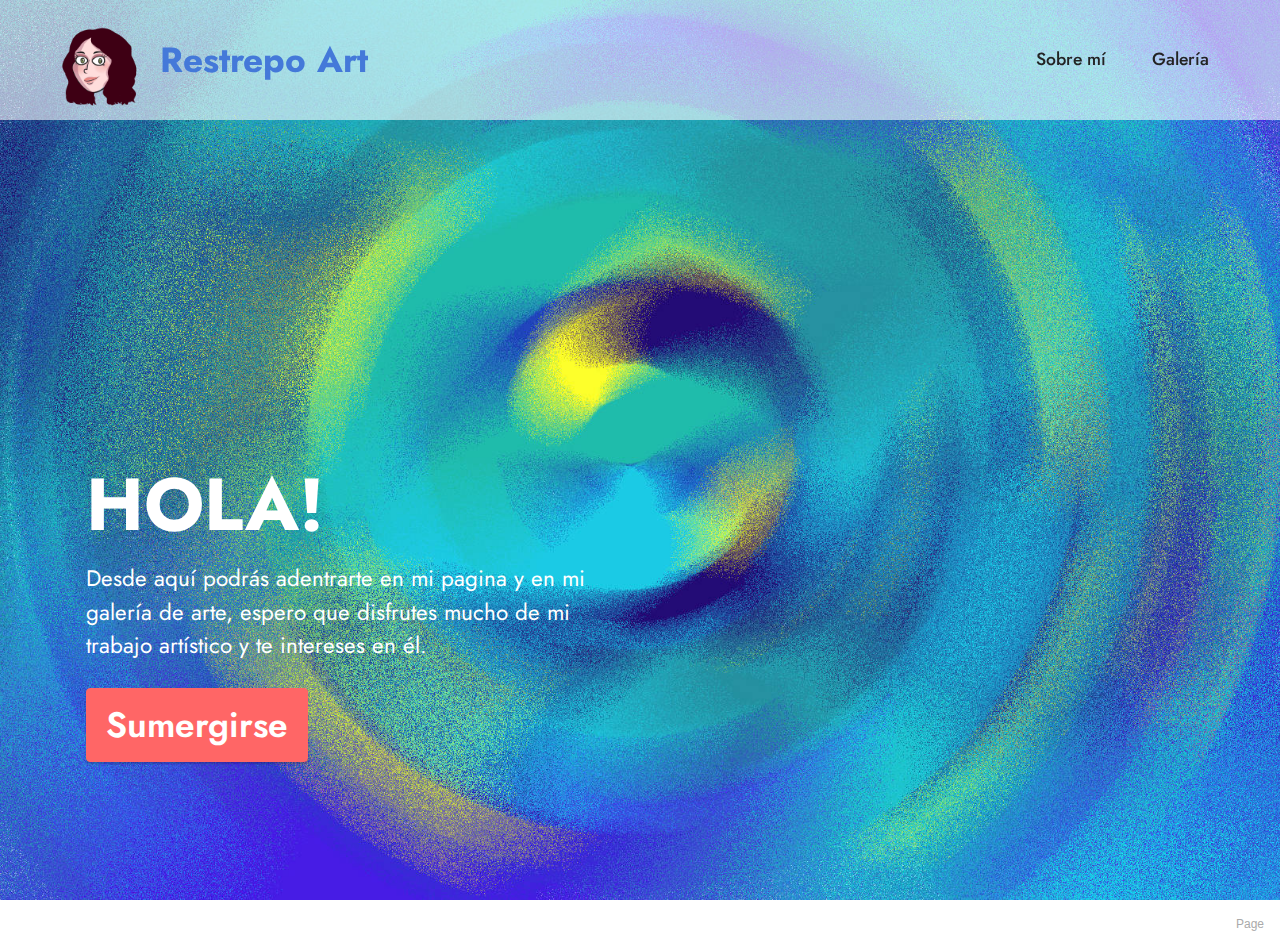
<file: index.html>
﻿<!DOCTYPE html>
<html  >
<head>
  <!-- Site made with Mobirise Website Builder v5.3.5, https://mobirise.com -->
  <meta charset="UTF-8">
  <meta http-equiv="X-UA-Compatible" content="IE=edge">
  <meta name="generator" content="Mobirise v5.3.5, mobirise.com">
  <meta name="viewport" content="width=device-width, initial-scale=1, minimum-scale=1">
  <link rel="shortcut icon" href="assets/images/karenicon-134x134.png" type="image/x-icon">
  <meta name="description" content="Hola! Mi nombre es Karen Restrepo, soy una artista colombiana y aquí podras encontrar una galería de mi arte.">
  
  
  <title>Inicio</title>
  <link rel="stylesheet" href="assets/tether/tether.min.css">
  <link rel="stylesheet" href="assets/bootstrap/css/bootstrap.min.css">
  <link rel="stylesheet" href="assets/bootstrap/css/bootstrap-grid.min.css">
  <link rel="stylesheet" href="assets/bootstrap/css/bootstrap-reboot.min.css">
  <link rel="stylesheet" href="assets/dropdown/css/style.css">
  <link rel="stylesheet" href="assets/socicon/css/styles.css">
  <link rel="stylesheet" href="assets/theme/css/style.css">
  <link rel="preload" href="https://fonts.googleapis.com/css?family=Jost:100,200,300,400,500,600,700,800,900,100i,200i,300i,400i,500i,600i,700i,800i,900i&display=swap" as="style" onload="this.onload=null;this.rel='stylesheet'">
  <noscript><link rel="stylesheet" href="https://fonts.googleapis.com/css?family=Jost:100,200,300,400,500,600,700,800,900,100i,200i,300i,400i,500i,600i,700i,800i,900i&display=swap"></noscript>
  <link rel="preload" as="style" href="assets/mobirise/css/mbr-additional.css"><link rel="stylesheet" href="assets/mobirise/css/mbr-additional.css" type="text/css">
  
  
  
  
</head>
<body>
  
  <section class="menu menu3 cid-svxwYt2q3V" once="menu" id="menu3-u">
    
    <nav class="navbar navbar-dropdown navbar-fixed-top navbar-expand-lg">
        <div class="container-fluid">
            <div class="navbar-brand">
                <span class="navbar-logo">
                    <a href="page2.html#testimonials1-s">
                        <img src="assets/images/karenicon-134x134.png" alt="" style="height: 6.2rem;">
                    </a>
                </span>
                <span class="navbar-caption-wrap"><a class="navbar-caption text-primary display-5" href="KRestrepoArt.html#gallery1-n">Restrepo Art</a></span>
            </div>
            <button class="navbar-toggler" type="button" data-toggle="collapse" data-target="#navbarSupportedContent" aria-controls="navbarNavAltMarkup" aria-expanded="false" aria-label="Toggle navigation">
                <div class="hamburger">
                    <span></span>
                    <span></span>
                    <span></span>
                    <span></span>
                </div>
            </button>
            <div class="collapse navbar-collapse" id="navbarSupportedContent">
                <ul class="navbar-nav nav-dropdown nav-right" data-app-modern-menu="true"><li class="nav-item"><a class="nav-link link text-black text-primary display-4" href="page2.html#testimonials1-s">Sobre mí</a></li>
                    <li class="nav-item"><a class="nav-link link text-black text-primary display-4" href="RestrepoArt.html#header19-m">Galería</a></li></ul>
                
                
            </div>
        </div>
    </nav>
</section>

<section class="header4 cid-svyNe7enBI mbr-fullscreen" id="header4-y">

    
    
    <div class="container">
        <div class="row">
            <div class="content-wrap">
                <h1 class="mbr-section-title mbr-fonts-style mbr-white mb-3 display-1"><strong>HOLA!</strong></h1>
                
                <p class="mbr-fonts-style mbr-text mbr-white mb-3 display-7">Desde aquí podrás adentrarte en mi pagina y en mi galería de arte, espero que disfrutes mucho de mi trabajo artístico y te intereses en él.</p>

                <div class="mbr-section-btn"><a class="btn btn-secondary display-5" href="RestrepoArt.html#header19-m">Sumergirse</a></div>
            </div>
        </div>
    </div>
</section><section style="background-color: #fff; font-family: -apple-system, BlinkMacSystemFont, 'Segoe UI', 'Roboto', 'Helvetica Neue', Arial, sans-serif; color:#aaa; font-size:12px; padding: 0; align-items: center; display: flex;"><a href="" style="flex: 1 1; height: 3rem; padding-left: 1rem;"></a><p style="flex: 0 0 auto; margin:0; padding-right:1rem;">Page <a href="https://mobirise.site/f" style="color:#aaa;"></a> </p></section><script src="assets/web/assets/jquery/jquery.min.js"></script>  <script src="assets/popper/popper.min.js"></script>  <script src="assets/tether/tether.min.js"></script>  <script src="assets/bootstrap/js/bootstrap.min.js"></script>  <script src="assets/smoothscroll/smooth-scroll.js"></script>  <script src="assets/dropdown/js/nav-dropdown.js"></script>  <script src="assets/dropdown/js/navbar-dropdown.js"></script>  <script src="assets/touchswipe/jquery.touch-swipe.min.js"></script>  <script src="assets/theme/js/script.js"></script>  
  
  
</body>
</html>
</file>
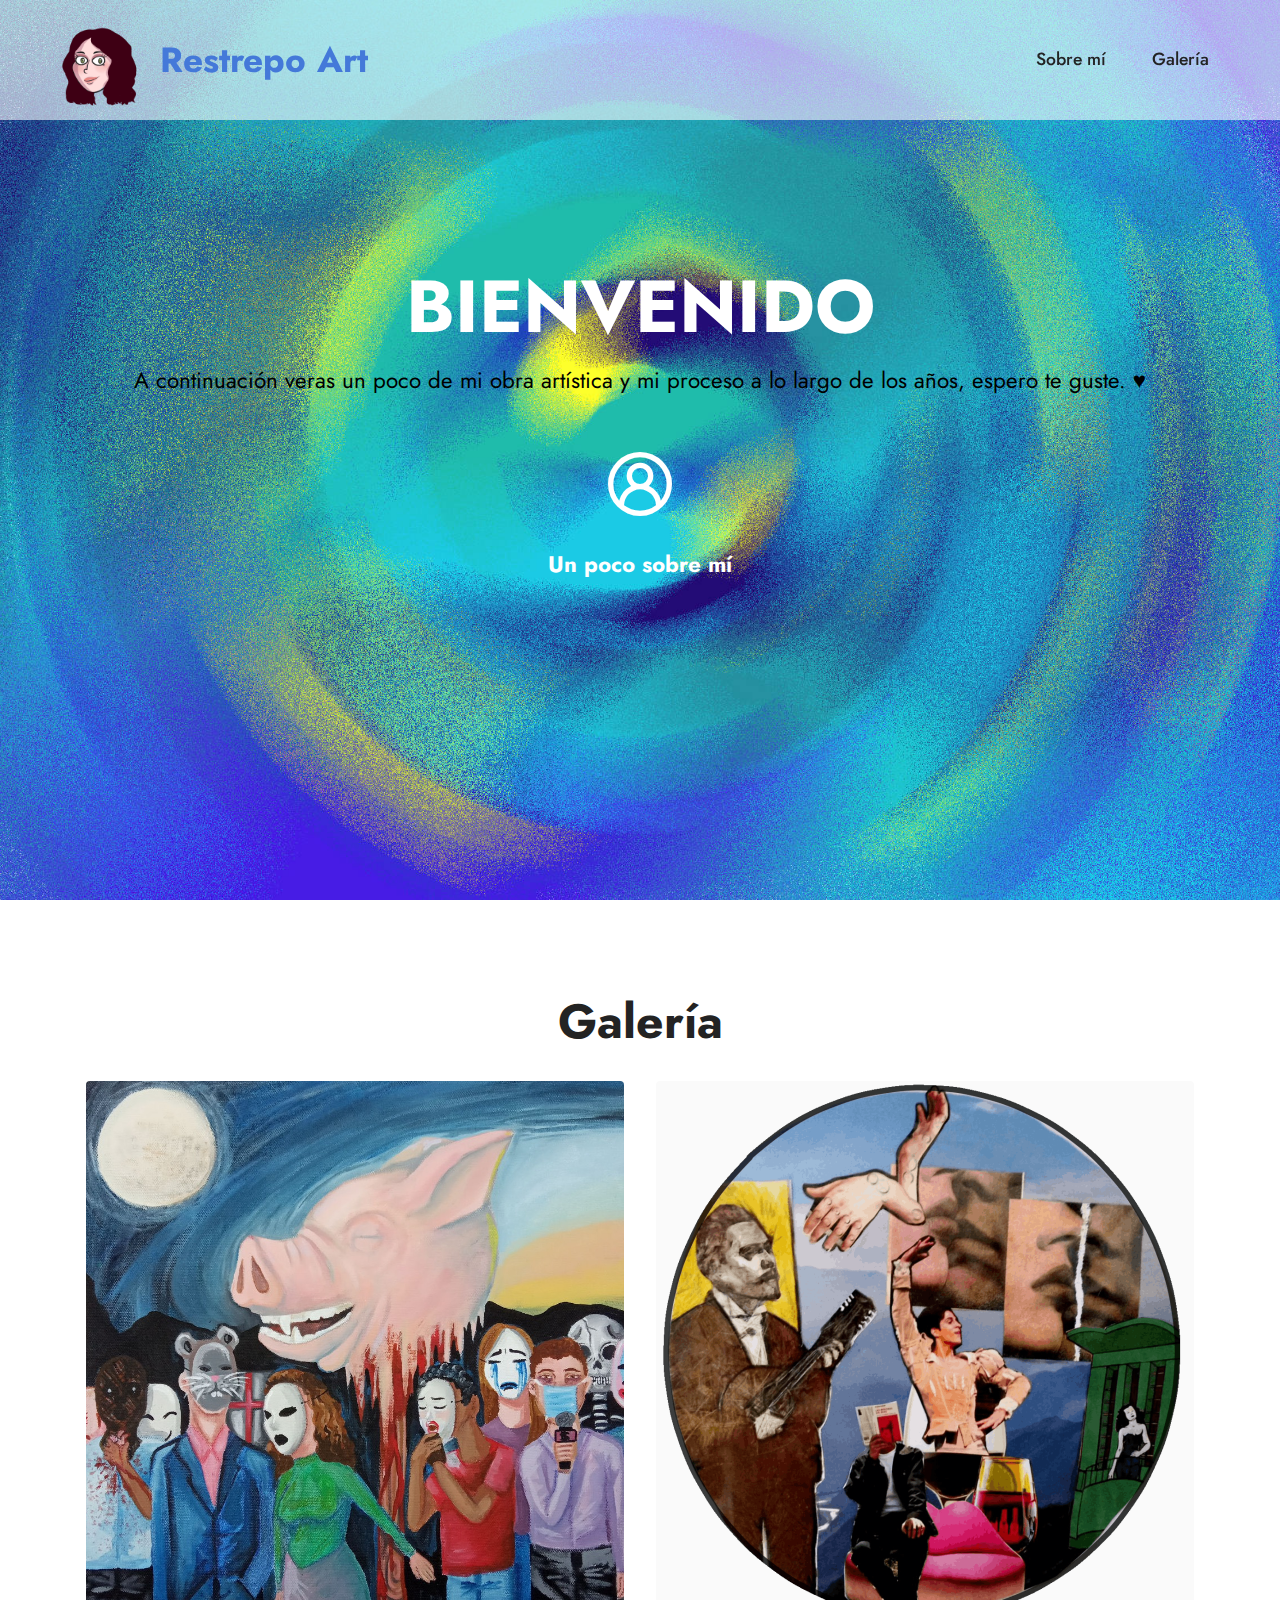
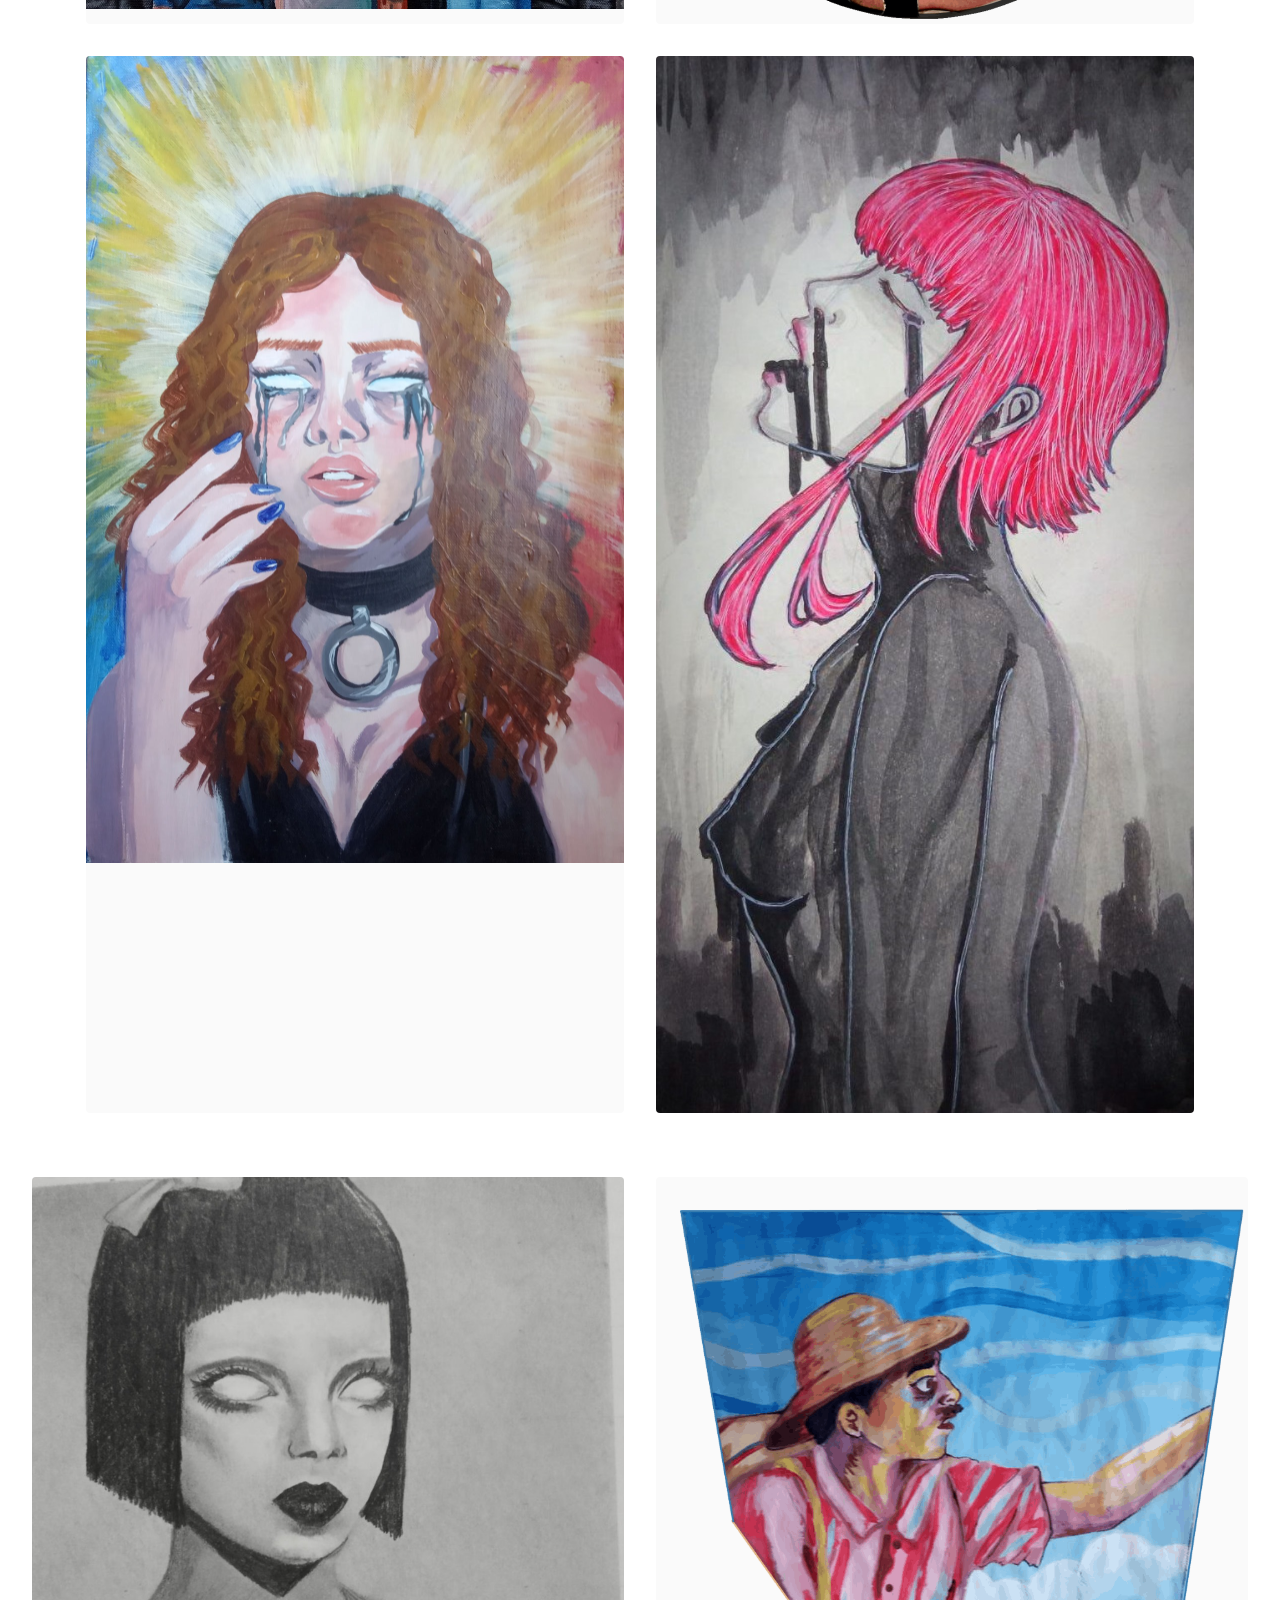
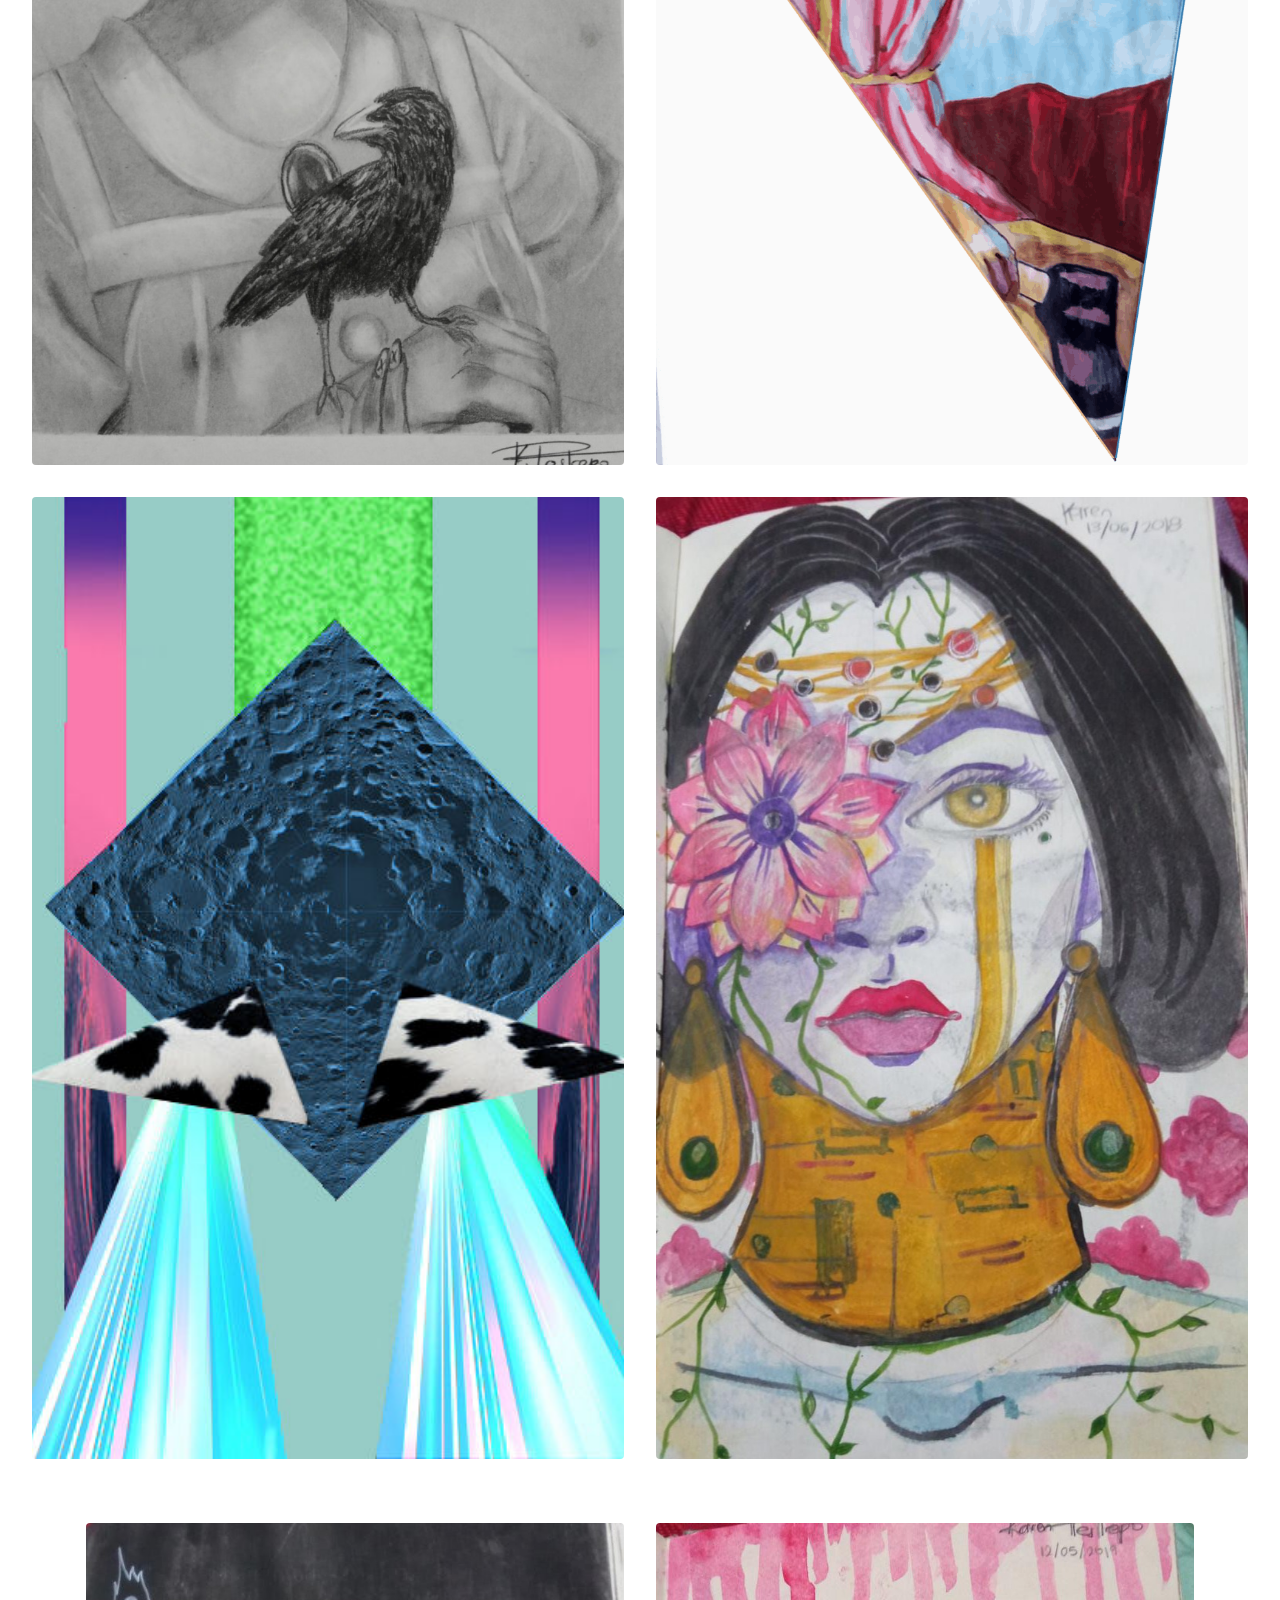
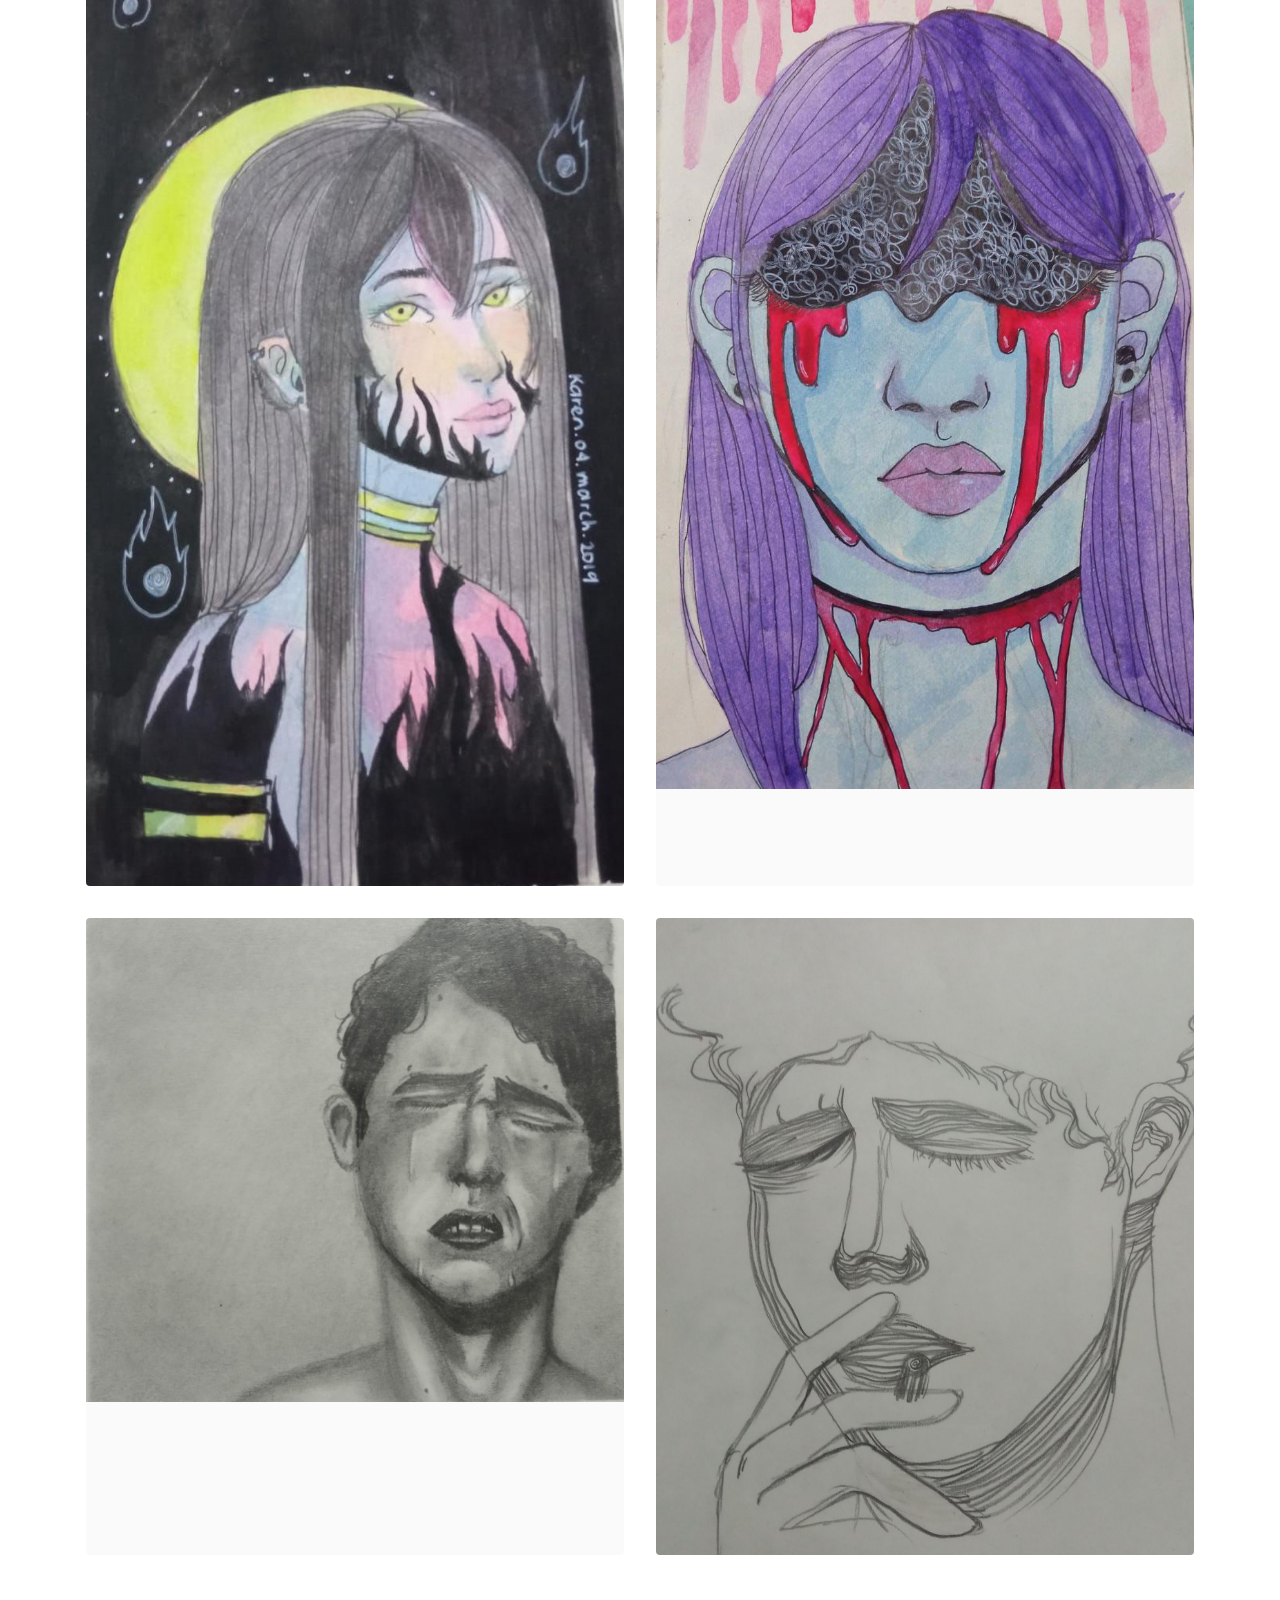
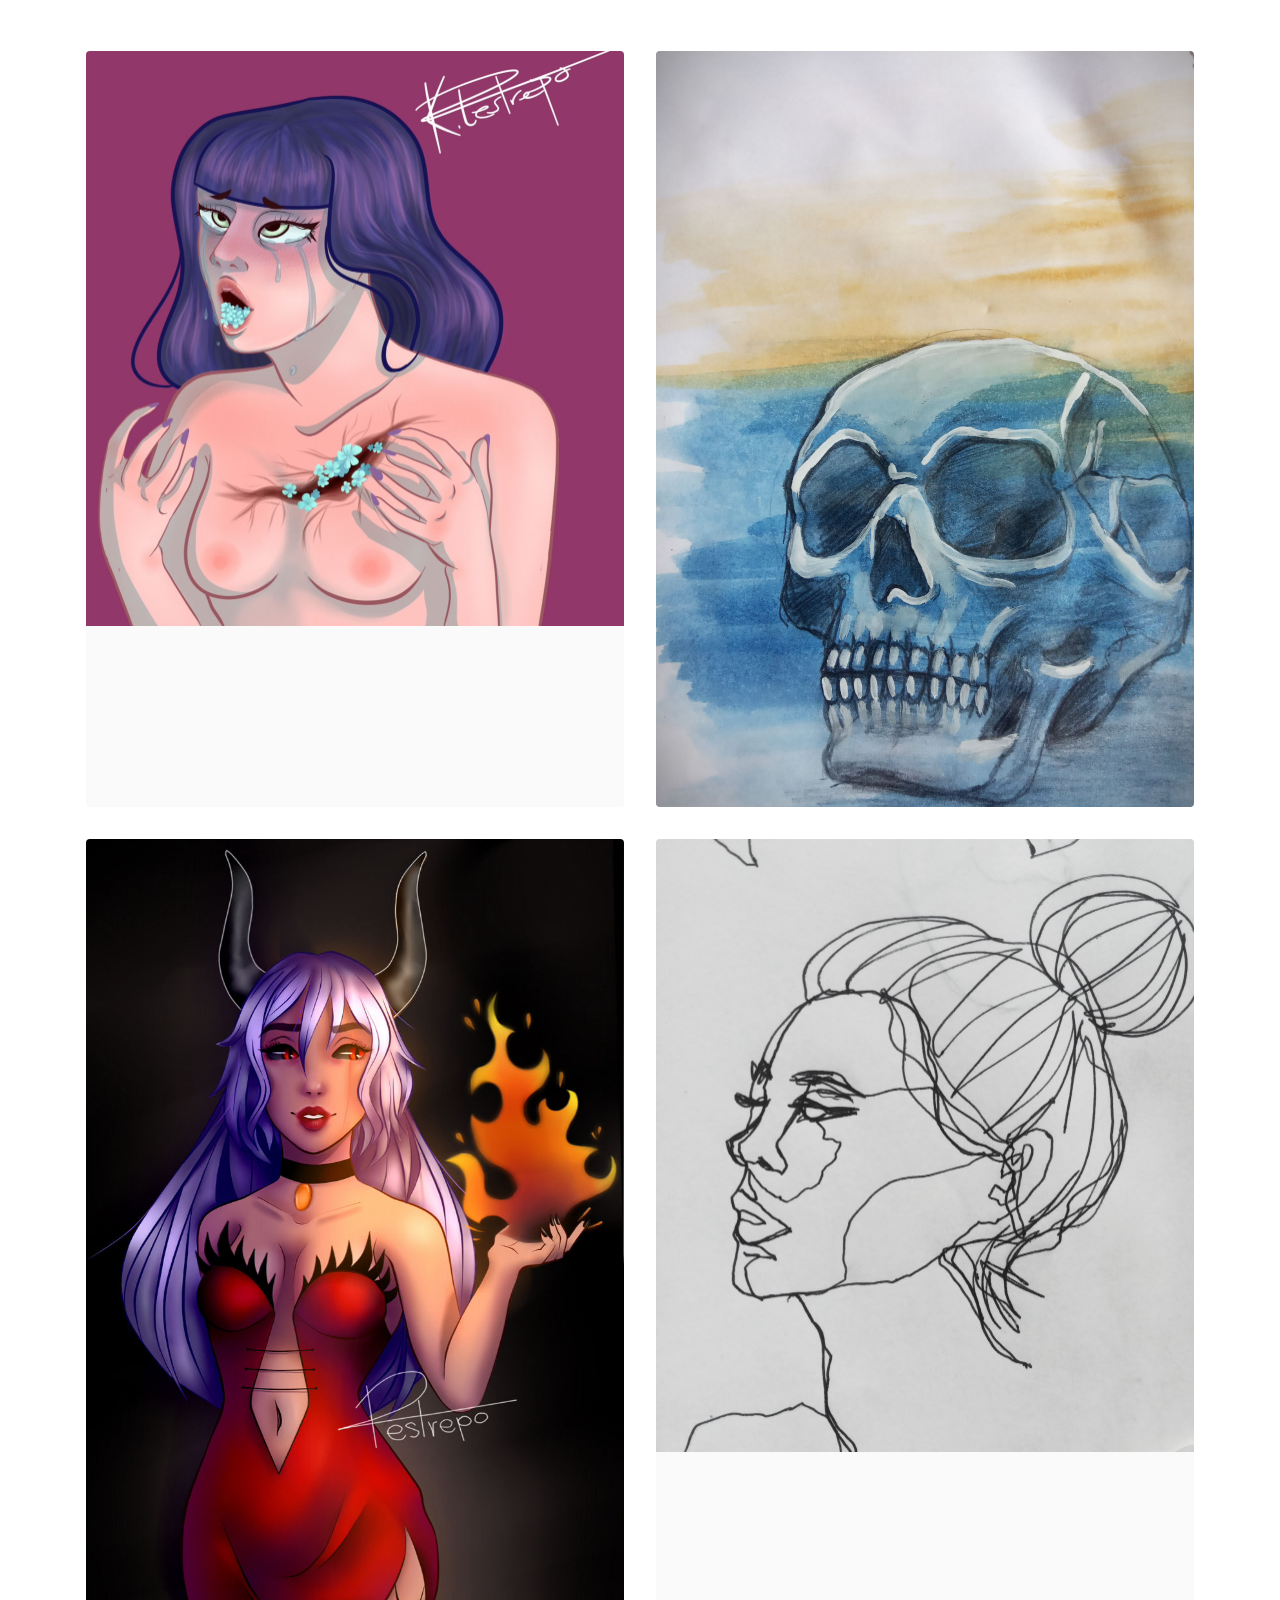
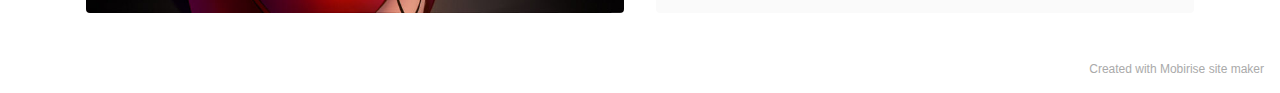
<file: home.html>
<!DOCTYPE html>
<html  >
<head>
  <!-- Site made with Mobirise Website Builder v5.3.5, https://mobirise.com -->
  <meta charset="UTF-8">
  <meta http-equiv="X-UA-Compatible" content="IE=edge">
  <meta name="generator" content="Mobirise v5.3.5, mobirise.com">
  <meta name="viewport" content="width=device-width, initial-scale=1, minimum-scale=1">
  <link rel="shortcut icon" href="assets/images/karenicon-134x134.png" type="image/x-icon">
  <meta name="description" content="Hola! Mi nombre es Karen Restrepo, soy una artista colombiana y aquí podras encontrar una galería de mi arte.">
  
  
  <title>RestrepoArt</title>
  <link rel="stylesheet" href="assets/web/assets/mobirise-icons2/mobirise2.css">
  <link rel="stylesheet" href="assets/tether/tether.min.css">
  <link rel="stylesheet" href="assets/bootstrap/css/bootstrap.min.css">
  <link rel="stylesheet" href="assets/bootstrap/css/bootstrap-grid.min.css">
  <link rel="stylesheet" href="assets/bootstrap/css/bootstrap-reboot.min.css">
  <link rel="stylesheet" href="assets/dropdown/css/style.css">
  <link rel="stylesheet" href="assets/socicon/css/styles.css">
  <link rel="stylesheet" href="assets/theme/css/style.css">
  <link rel="preload" href="https://fonts.googleapis.com/css?family=Jost:100,200,300,400,500,600,700,800,900,100i,200i,300i,400i,500i,600i,700i,800i,900i&display=swap" as="style" onload="this.onload=null;this.rel='stylesheet'">
  <noscript><link rel="stylesheet" href="https://fonts.googleapis.com/css?family=Jost:100,200,300,400,500,600,700,800,900,100i,200i,300i,400i,500i,600i,700i,800i,900i&display=swap"></noscript>
  <link rel="preload" as="style" href="assets/mobirise/css/mbr-additional.css"><link rel="stylesheet" href="assets/mobirise/css/mbr-additional.css" type="text/css">
  
  
  
  
</head>
<body>
  
  <section class="menu menu3 cid-svxwYt2q3V" once="menu" id="menu3-u">
    
    <nav class="navbar navbar-dropdown navbar-fixed-top navbar-expand-lg">
        <div class="container-fluid">
            <div class="navbar-brand">
                <span class="navbar-logo">
                    <a href="page2.html#testimonials1-s">
                        <img src="assets/images/karenicon-134x134.png" alt="" style="height: 6.2rem;">
                    </a>
                </span>
                <span class="navbar-caption-wrap"><a class="navbar-caption text-primary display-5" href="KRestrepoArt.html#gallery1-n">Restrepo Art</a></span>
            </div>
            <button class="navbar-toggler" type="button" data-toggle="collapse" data-target="#navbarSupportedContent" aria-controls="navbarNavAltMarkup" aria-expanded="false" aria-label="Toggle navigation">
                <div class="hamburger">
                    <span></span>
                    <span></span>
                    <span></span>
                    <span></span>
                </div>
            </button>
            <div class="collapse navbar-collapse" id="navbarSupportedContent">
                <ul class="navbar-nav nav-dropdown nav-right" data-app-modern-menu="true"><li class="nav-item"><a class="nav-link link text-black text-primary display-4" href="page2.html#testimonials1-s">Sobre mí</a></li>
                    <li class="nav-item"><a class="nav-link link text-black text-primary display-4" href="KRestrepoArt.html#header19-m">Galería</a></li></ul>
                
                
            </div>
        </div>
    </nav>
</section>

<section class="header19 cid-svsKaxRMAV mbr-fullscreen" id="header19-m">

    

    

    <div class="container">
        <div class="media-container">
            <div class="col-md-12 align-center">
                <h1 class="mbr-section-title mbr-white mbr-bold mbr-fonts-style mb-3 display-1">BIENVENIDO</h1>
                <p class="mbr-text mbr-white mbr-fonts-style display-7">A continuación veras un poco de mi obra artística y mi proceso a lo largo de los años, espero te guste. ♥</p>
                

                <div class="row justify-content-center">
                    <div class="col-12 col-md-6 col-lg-3">
                        <div class="card-wrapper">
                            <div class="card-box align-center">
                                <a href="page2.html#testimonials1-s"><span class="mbr-iconfont mobi-mbri-user-2 mobi-mbri" style="color: rgb(255, 255, 255); fill: rgb(255, 255, 255);"></span></a>
                                <h4 class="card-title align-center mbr-black mbr-fonts-style display-7"><strong>Un poco sobre mí</strong></h4>
                            </div>
                        </div>
                    </div>
                    
                    
                    
                </div>
            </div>
        </div>
    </div>
</section>

<section class="gallery1 cid-svt6Tlcixw" id="gallery1-n">
    
    
    <div class="container">
        <div class="mbr-section-head">
            <h4 class="mbr-section-title mbr-fonts-style align-center mb-0 display-2">
                <strong>Galería</strong></h4>
            
        </div>
        <div class="row mt-4">
            <div class="item features-image сol-12 col-md-6 col-lg-6">
                <div class="item-wrapper">
                    <div class="item-img">
                        <img src="assets/images/obra-visual-gl-1076x1056.jpeg" alt="">
                    </div>
                    
                    
                </div>
            </div>
            <div class="item features-image сol-12 col-md-6 col-lg-6">
                <div class="item-wrapper">
                    <div class="item-img">
                        <img src="assets/images/collage-figurativo-1076x1086.png" alt="">
                    </div>
                    
                    
                </div>
            </div>
            <div class="item features-image сol-12 col-md-6 col-lg-6">
                <div class="item-wrapper">
                    <div class="item-img">
                        <img src="assets/images/img-20210424-164236-1076x1639.jpeg" alt="">
                    </div>
                    
                    
                </div>
            </div>
            <div class="item features-image сol-12 col-md-6 col-lg-6">
                <div class="item-wrapper">
                    <div class="item-img">
                        <img src="assets/images/whatsapp-image-2020-10-12-at-10.20.23-pm-2-736x1280.jpeg" alt="" title="">
                    </div>
                    
                    
                </div>
            </div>
        </div>
    </div>
</section>

<section class="gallery1 cid-svt6UHlqp5" id="gallery1-o">
    
    
    <div class="container-fluid">
        
        <div class="row mt-4">
            <div class="item features-image сol-12 col-md-6 col-lg-6">
                <div class="item-wrapper">
                    <div class="item-img">
                        <img src="assets/images/img-20210407-223633-1085x1545.jpeg" alt="">
                    </div>
                    
                    
                </div>
            </div>
            <div class="item features-image сol-12 col-md-6 col-lg-6">
                <div class="item-wrapper">
                    <div class="item-img">
                        <img src="assets/images/horizontes-860x1290.png" alt="">
                    </div>
                    
                    
                </div>
            </div>
            <div class="item features-image сol-12 col-md-6 col-lg-6">
                <div class="item-wrapper">
                    <div class="item-img">
                        <img src="assets/images/collage-reposo-481x623.jpg" alt="">
                    </div>
                    
                    
                </div>
            </div>
            <div class="item features-image сol-12 col-md-6 col-lg-6">
                <div class="item-wrapper">
                    <div class="item-img">
                        <img src="assets/images/whatsapp-image-2020-10-12-at-10.20.26-pm-839x1280.jpeg" alt="" title="">
                    </div>
                    
                    
                </div>
            </div>
        </div>
    </div>
</section>

<section class="gallery1 cid-svxoWo0RZT" id="gallery1-p">
    
    
    <div class="container">
        
        <div class="row mt-4">
            <div class="item features-image сol-12 col-md-6 col-lg-6 active">
                <div class="item-wrapper">
                    <div class="item-img">
                        <img src="assets/images/whatsapp-image-2020-10-12-at-10.20.54-pm-694x1280.jpeg" alt="" title="" data-slide-to="4">
                    </div>
                    
                    
                </div>
            </div><div class="item features-image сol-12 col-md-6 col-lg-6">
                <div class="item-wrapper">
                    <div class="item-img">
                        <img src="assets/images/whatsapp-image-2020-10-12-at-10.20.24-pm-850x1280.jpeg" alt="" data-slide-to="0">
                    </div>
                    
                    
                </div>
            </div>
            <div class="item features-image сol-12 col-md-6 col-lg-6">
                <div class="item-wrapper">
                    <div class="item-img">
                        <img src="assets/images/img-20210407-223759-1076x969.jpeg" alt="" data-slide-to="1">
                    </div>
                    
                    
                </div>
            </div>
            <div class="item features-image сol-12 col-md-6 col-lg-6">
                <div class="item-wrapper">
                    <div class="item-img">
                        <img src="assets/images/img-20210407-212449-1076x1435.jpeg" alt="" data-slide-to="2">
                    </div>
                    
                    
                </div>
            </div>
            
        </div>
    </div>
</section>

<section class="gallery1 cid-svxA12RPDk" id="gallery1-x">
    
    
    <div class="container">
        
        <div class="row mt-4">
            
            <div class="item features-image сol-12 col-md-6 col-lg-6 active">
                <div class="item-wrapper">
                    <div class="item-img">
                        <img src="assets/images/hana-1076x1152.jpeg" alt="" data-slide-to="0">
                    </div>
                    
                    
                </div>
            </div><div class="item features-image сol-12 col-md-6 col-lg-6">
                <div class="item-wrapper">
                    <div class="item-img">
                        <img src="assets/images/img-20210424-164608-1076x1512.jpg" alt="" data-slide-to="1">
                    </div>
                    
                    
                </div>
            </div>
            <div class="item features-image сol-12 col-md-6 col-lg-6">
                <div class="item-wrapper">
                    <div class="item-img">
                        <img src="assets/images/fornax3-834x1200.jpg" alt="" title="" data-slide-to="2">
                    </div>
                    
                    
                </div>
            </div><div class="item features-image сol-12 col-md-6 col-lg-6">
                <div class="item-wrapper">
                    <div class="item-img">
                        <img src="assets/images/img-20210424-164116-1076x1352.jpeg" alt="" data-slide-to="3">
                    </div>
                    
                    
                </div>
            </div>
            
        </div>
    </div>
</section><section style="background-color: #fff; font-family: -apple-system, BlinkMacSystemFont, 'Segoe UI', 'Roboto', 'Helvetica Neue', Arial, sans-serif; color:#aaa; font-size:12px; padding: 0; align-items: center; display: flex;"><a href="https://mobirise.site/w" style="flex: 1 1; height: 3rem; padding-left: 1rem;"></a><p style="flex: 0 0 auto; margin:0; padding-right:1rem;">Created with Mobirise <a href="https://mobirise.site/j" style="color:#aaa;">site</a> maker</p></section><script src="assets/web/assets/jquery/jquery.min.js"></script>  <script src="assets/popper/popper.min.js"></script>  <script src="assets/tether/tether.min.js"></script>  <script src="assets/bootstrap/js/bootstrap.min.js"></script>  <script src="assets/smoothscroll/smooth-scroll.js"></script>  <script src="assets/vimeoplayer/jquery.mb.vimeo_player.js"></script>  <script src="assets/dropdown/js/nav-dropdown.js"></script>  <script src="assets/dropdown/js/navbar-dropdown.js"></script>  <script src="assets/touchswipe/jquery.touch-swipe.min.js"></script>  <script src="assets/theme/js/script.js"></script>  
  
  
</body>
</html>
</file>
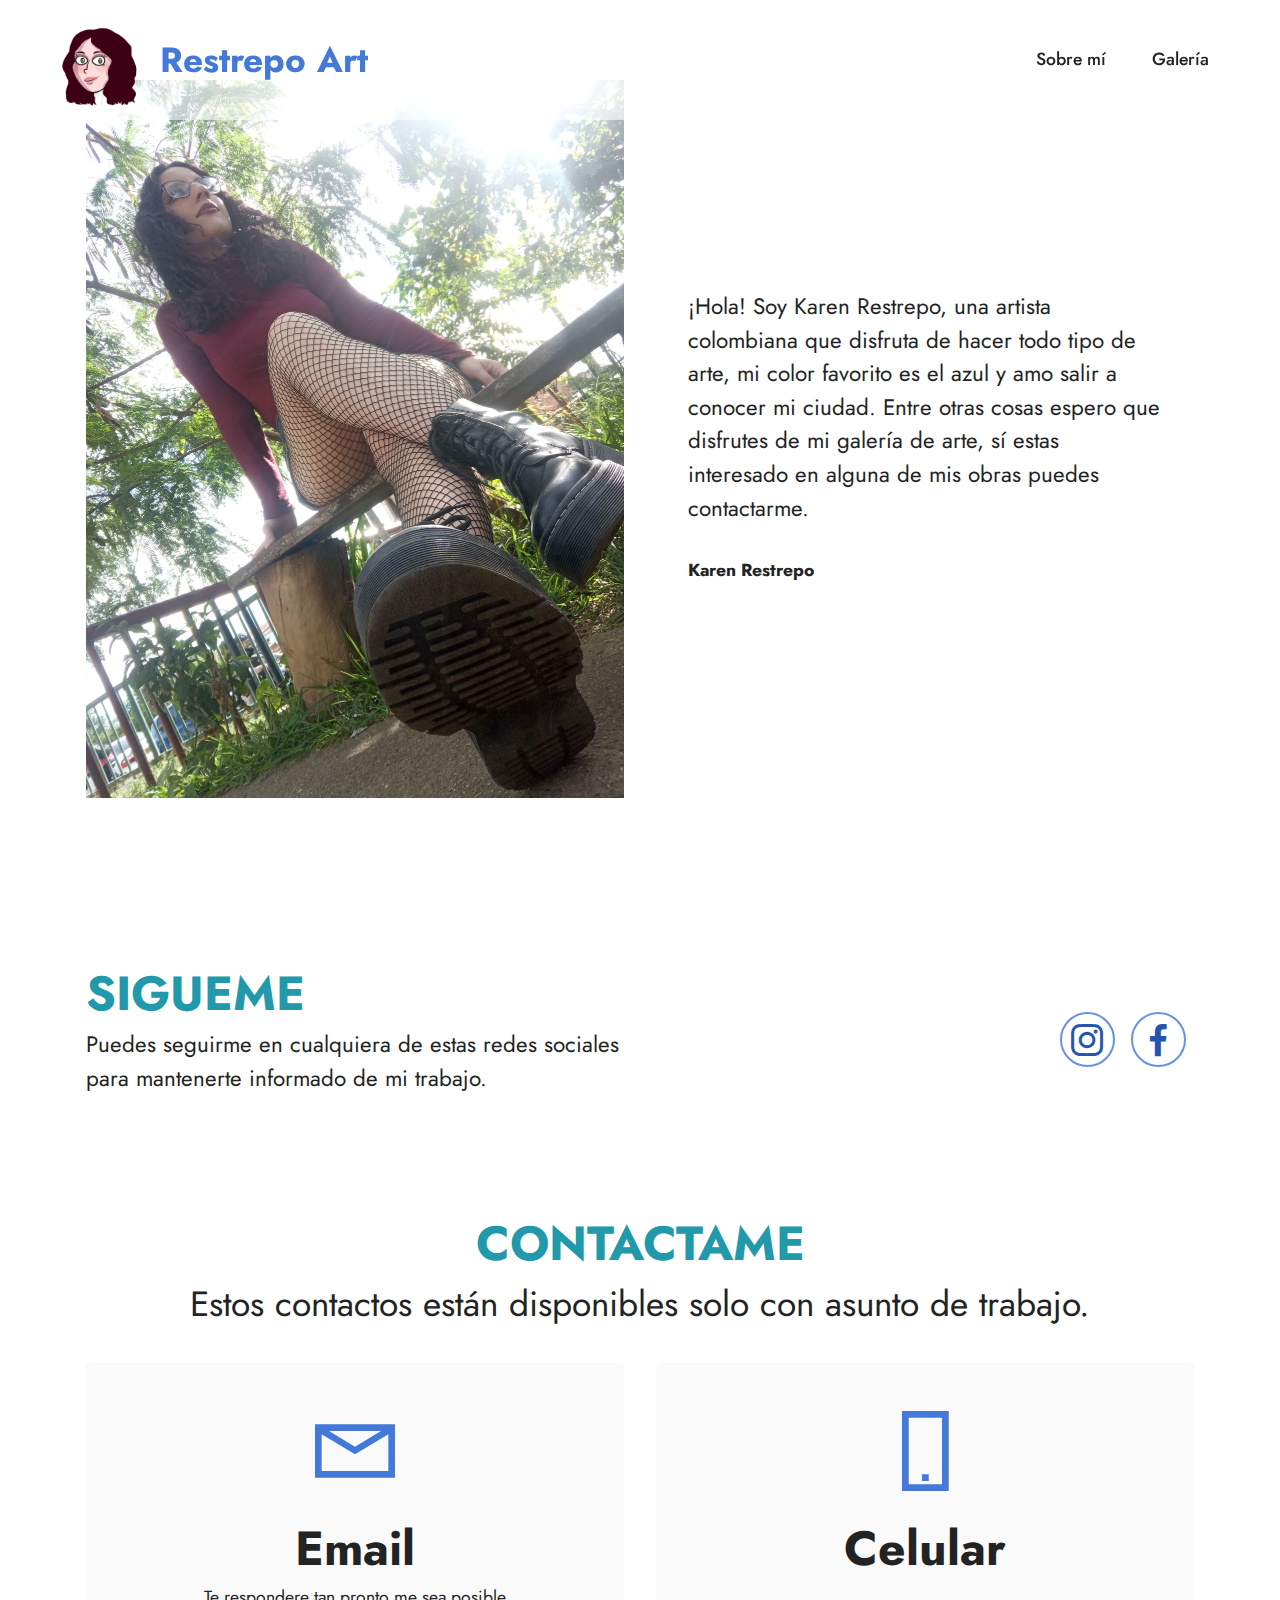
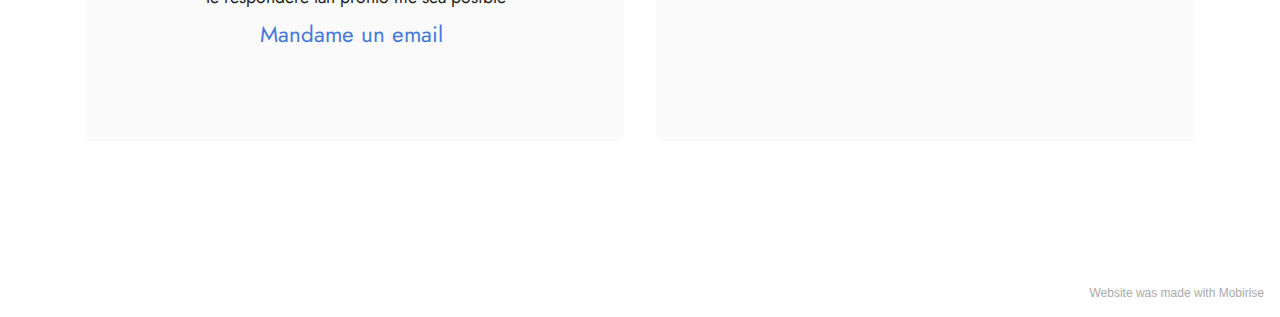
<file: page2.html>
<!DOCTYPE html>
<html  >
<head>
  <!-- Site made with Mobirise Website Builder v5.3.5, https://mobirise.com -->
  <meta charset="UTF-8">
  <meta http-equiv="X-UA-Compatible" content="IE=edge">
  <meta name="generator" content="Mobirise v5.3.5, mobirise.com">
  <meta name="viewport" content="width=device-width, initial-scale=1, minimum-scale=1">
  <link rel="shortcut icon" href="assets/images/karenicon-134x134.png" type="image/x-icon">
  <meta name="description" content="Hola! Mi nombre es Karen Restrepo, soy una artista colombiana y aquí podras encontrar un poco mas sobre mí y una forma de contactarme">
  
  
  <title>Sobre mí</title>
  <link rel="stylesheet" href="assets/web/assets/mobirise-icons2/mobirise2.css">
  <link rel="stylesheet" href="assets/tether/tether.min.css">
  <link rel="stylesheet" href="assets/bootstrap/css/bootstrap.min.css">
  <link rel="stylesheet" href="assets/bootstrap/css/bootstrap-grid.min.css">
  <link rel="stylesheet" href="assets/bootstrap/css/bootstrap-reboot.min.css">
  <link rel="stylesheet" href="assets/dropdown/css/style.css">
  <link rel="stylesheet" href="assets/socicon/css/styles.css">
  <link rel="stylesheet" href="assets/theme/css/style.css">
  <link rel="preload" href="https://fonts.googleapis.com/css?family=Jost:100,200,300,400,500,600,700,800,900,100i,200i,300i,400i,500i,600i,700i,800i,900i&display=swap" as="style" onload="this.onload=null;this.rel='stylesheet'">
  <noscript><link rel="stylesheet" href="https://fonts.googleapis.com/css?family=Jost:100,200,300,400,500,600,700,800,900,100i,200i,300i,400i,500i,600i,700i,800i,900i&display=swap"></noscript>
  <link rel="preload" as="style" href="assets/mobirise/css/mbr-additional.css"><link rel="stylesheet" href="assets/mobirise/css/mbr-additional.css" type="text/css">
  
  
  
  
</head>
<body>
  
  <section class="menu menu3 cid-svxwYt2q3V" once="menu" id="menu3-u">
    
    <nav class="navbar navbar-dropdown navbar-fixed-top navbar-expand-lg">
        <div class="container-fluid">
            <div class="navbar-brand">
                <span class="navbar-logo">
                    <a href="page2.html#testimonials1-s">
                        <img src="assets/images/karenicon-134x134.png" alt="" style="height: 6.2rem;">
                    </a>
                </span>
                <span class="navbar-caption-wrap"><a class="navbar-caption text-primary display-5" href="KRestrepoArt.html#gallery1-n">Restrepo Art</a></span>
            </div>
            <button class="navbar-toggler" type="button" data-toggle="collapse" data-target="#navbarSupportedContent" aria-controls="navbarNavAltMarkup" aria-expanded="false" aria-label="Toggle navigation">
                <div class="hamburger">
                    <span></span>
                    <span></span>
                    <span></span>
                    <span></span>
                </div>
            </button>
            <div class="collapse navbar-collapse" id="navbarSupportedContent">
                <ul class="navbar-nav nav-dropdown nav-right" data-app-modern-menu="true"><li class="nav-item"><a class="nav-link link text-black text-primary display-4" href="page2.html#testimonials1-s">Sobre mí</a></li>
                    <li class="nav-item"><a class="nav-link link text-black text-primary display-4" href="RestrepoArt.html#header19-m">Galería</a></li></ul>
                
                
            </div>
        </div>
    </nav>
</section>

<section class="testimonials1 cid-svxuuijf9c" id="testimonials1-s">
    

    
    <div class="container">
        
        <div class="row align-items-center">
            <div class="col-12 col-md-6">
                <div class="image-wrapper">
                    <img src="assets/images/img-20210331-155508-1076x1435.jpg" alt="">
                </div>
            </div>
            <div class="col-12 col-md">
                <div class="text-wrapper">
                    <p class="mbr-text mbr-fonts-style mb-4 display-7">¡Hola! Soy Karen Restrepo, una artista colombiana que disfruta de hacer todo tipo de arte, mi color favorito es el azul y amo salir a conocer mi ciudad. Entre otras cosas espero que disfrutes de mi galería de arte, sí estas interesado en alguna de mis obras puedes contactarme.</p>
                    <p class="name mbr-fonts-style mb-1 display-4"><strong>Karen Restrepo</strong></p>
                    
                </div>
            </div>
        </div>
    </div>
</section>

<section class="contacts4 cid-svxzdVKMZg" id="contacts4-w">

    

    

    <div class="container">
        <div class="row align-items-center justify-content-center">
            <div class="text-content col-12 col-md-6">
                <h2 class="mbr-section-title mbr-fonts-style display-2"><strong>SIGUEME</strong></h2>
                <p class="mbr-text mbr-fonts-style display-7">Puedes seguirme en cualquiera de estas redes sociales para mantenerte informado de mi trabajo.</p>
            </div>
            <div class="icons d-flex align-items-center col-12 col-md-6 justify-content-end mt-md-0 mt-2 flex-wrap">
                <a href="https://www.instagram.com/restrepoart666/" target="_blank">
                    <span class="mbr-iconfont mbr-iconfont-social socicon-instagram socicon" style="color: rgb(37, 85, 172); fill: rgb(37, 85, 172);"></span>
                </a>
                <a href="https://www.facebook.com/Karen-Restrepo-105785474640690" target="_blank">
                    <span class="mbr-iconfont mbr-iconfont-social socicon-facebook socicon" style="color: rgb(37, 85, 172); fill: rgb(37, 85, 172);"></span>
                </a>
                
                
                
                
                
                
                
                
            </div>
        </div>
    </div>
    
</section>

<section class="contacts1 cid-svxzdqMWw4" id="contacts1-v">

    

    
    <div class="container">
        <div class="mbr-section-head">
            <h3 class="mbr-section-title mbr-fonts-style align-center mb-0 display-2">
                <strong>CONTACTAME</strong></h3>
            <h4 class="mbr-section-subtitle mbr-fonts-style align-center mb-0 mt-2 display-5">Estos contactos están disponibles solo con asunto de trabajo.</h4>
        </div>
        <div class="row justify-content-center mt-4">
            <div class="card col-12 col-lg-6">
                <div class="card-wrapper">
                    <div class="card-box align-center">
                        <div class="image-wrapper">
                            <span class="mbr-iconfont mobi-mbri-letter mobi-mbri"></span>
                        </div>
                        <h4 class="card-title mbr-fonts-style mb-2 display-2">
                            <strong>Email</strong>
                        </h4>
                        <p class="mbr-text mbr-fonts-style mb-2 display-4">Te respondere tan pronto me sea posible</p>
                        <h5 class="link mbr-fonts-style display-7"><a href="mailto:karenochoa066@gmail.com" class="text-primary">Mandame un email&nbsp;</a></h5>
                    </div>
                </div>
            </div>
            <div class="card col-12 col-lg-6">
                <div class="card-wrapper">
                    <div class="card-box align-center">
                        <div class="image-wrapper">
                            <span class="mbr-iconfont mobi-mbri-mobile-2 mobi-mbri"></span>
                        </div>
                        <h4 class="card-title mbr-fonts-style align-center mb-2 display-2"><strong>Celular</strong></h4>
                        <p class="mbr-text mbr-fonts-style mb-2 display-4"></p>
                        <h5 class="link mbr-black mbr-fonts-style display-7">
                            <a href="tel:+12345678910" class="text-primary"><br></a><br><a href="tel:+12345678910" class="text-primary"><br></a>
                        </h5>
                    </div>
                </div>
            </div>
        </div>
    </div>
</section><section style="background-color: #fff; font-family: -apple-system, BlinkMacSystemFont, 'Segoe UI', 'Roboto', 'Helvetica Neue', Arial, sans-serif; color:#aaa; font-size:12px; padding: 0; align-items: center; display: flex;"><a href="https://mobirise.site/n" style="flex: 1 1; height: 3rem; padding-left: 1rem;"></a><p style="flex: 0 0 auto; margin:0; padding-right:1rem;">Website was <a href="https://mobirise.site/h" style="color:#aaa;">made with</a> Mobirise</p></section><script src="assets/web/assets/jquery/jquery.min.js"></script>  <script src="assets/popper/popper.min.js"></script>  <script src="assets/tether/tether.min.js"></script>  <script src="assets/bootstrap/js/bootstrap.min.js"></script>  <script src="assets/smoothscroll/smooth-scroll.js"></script>  <script src="assets/dropdown/js/nav-dropdown.js"></script>  <script src="assets/dropdown/js/navbar-dropdown.js"></script>  <script src="assets/touchswipe/jquery.touch-swipe.min.js"></script>  <script src="assets/sociallikes/social-likes.js"></script>  <script src="assets/theme/js/script.js"></script>  
  
  
</body>
</html>
</file>
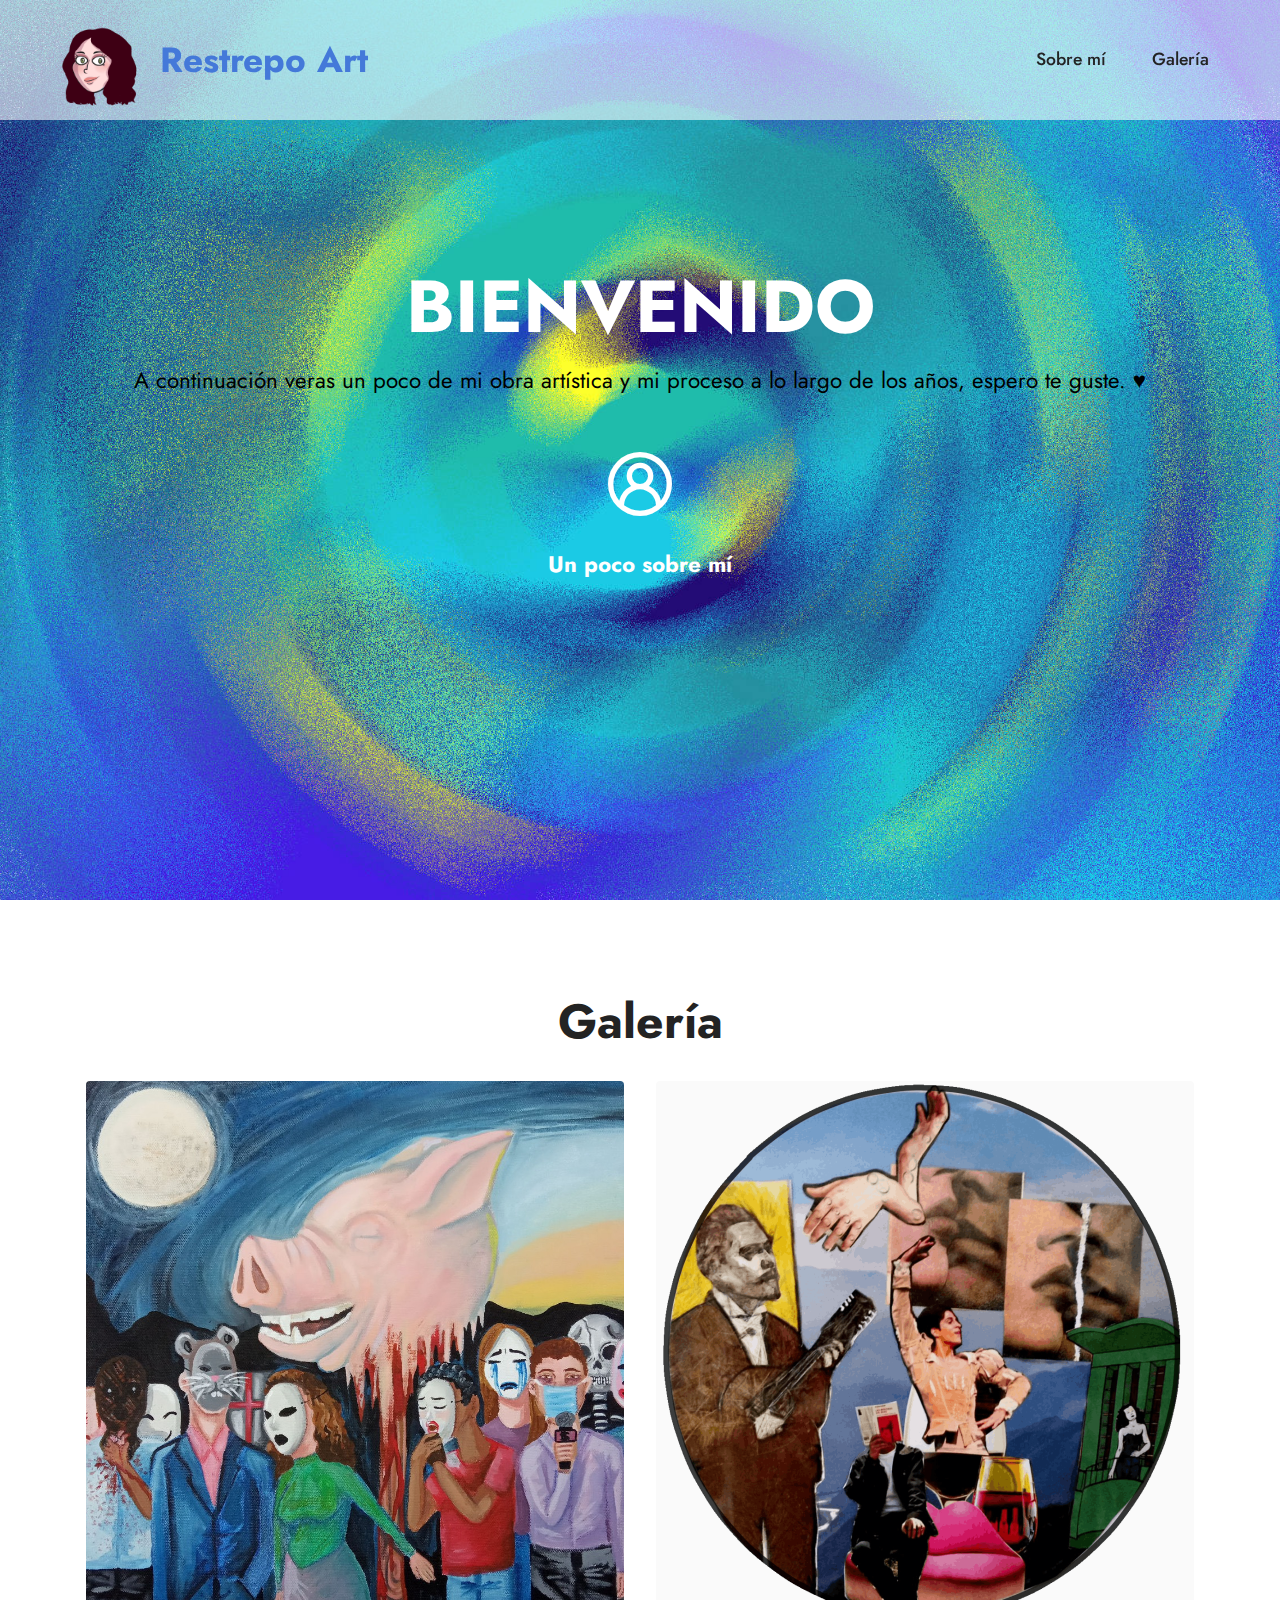
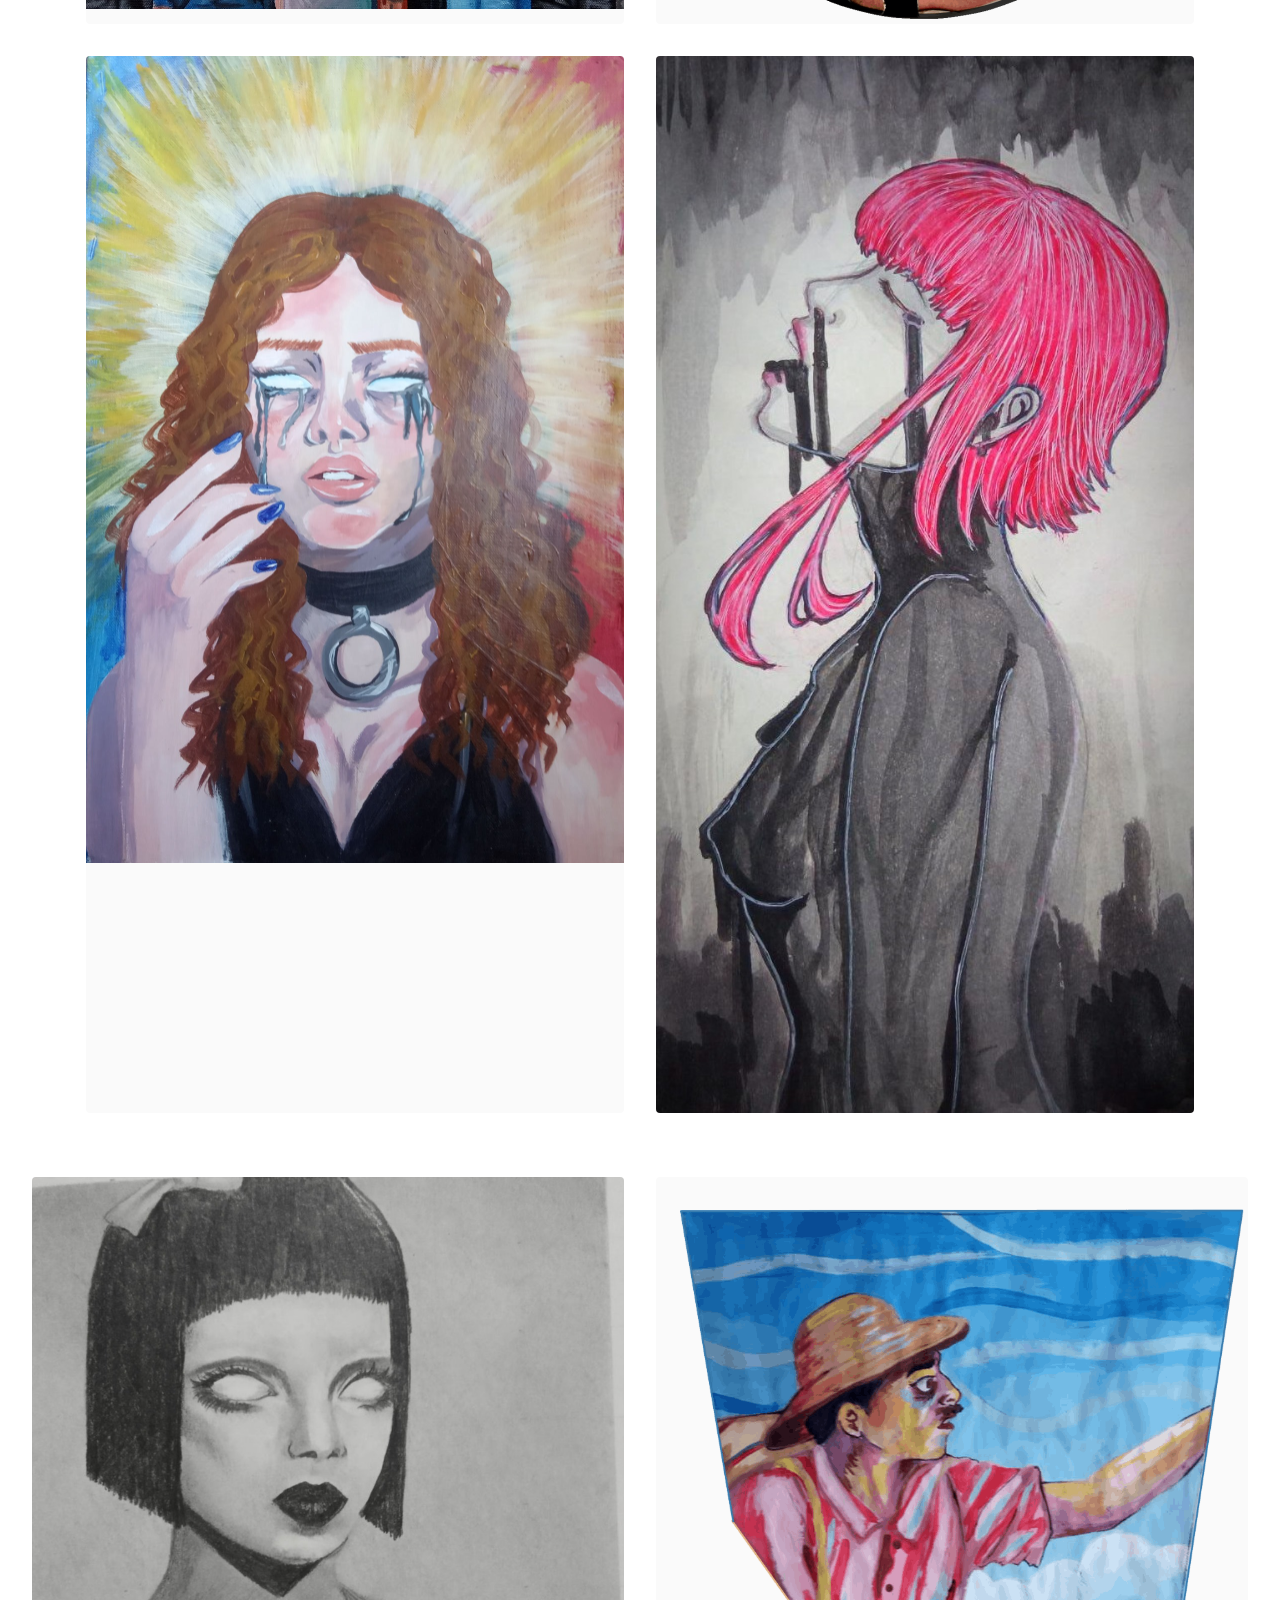
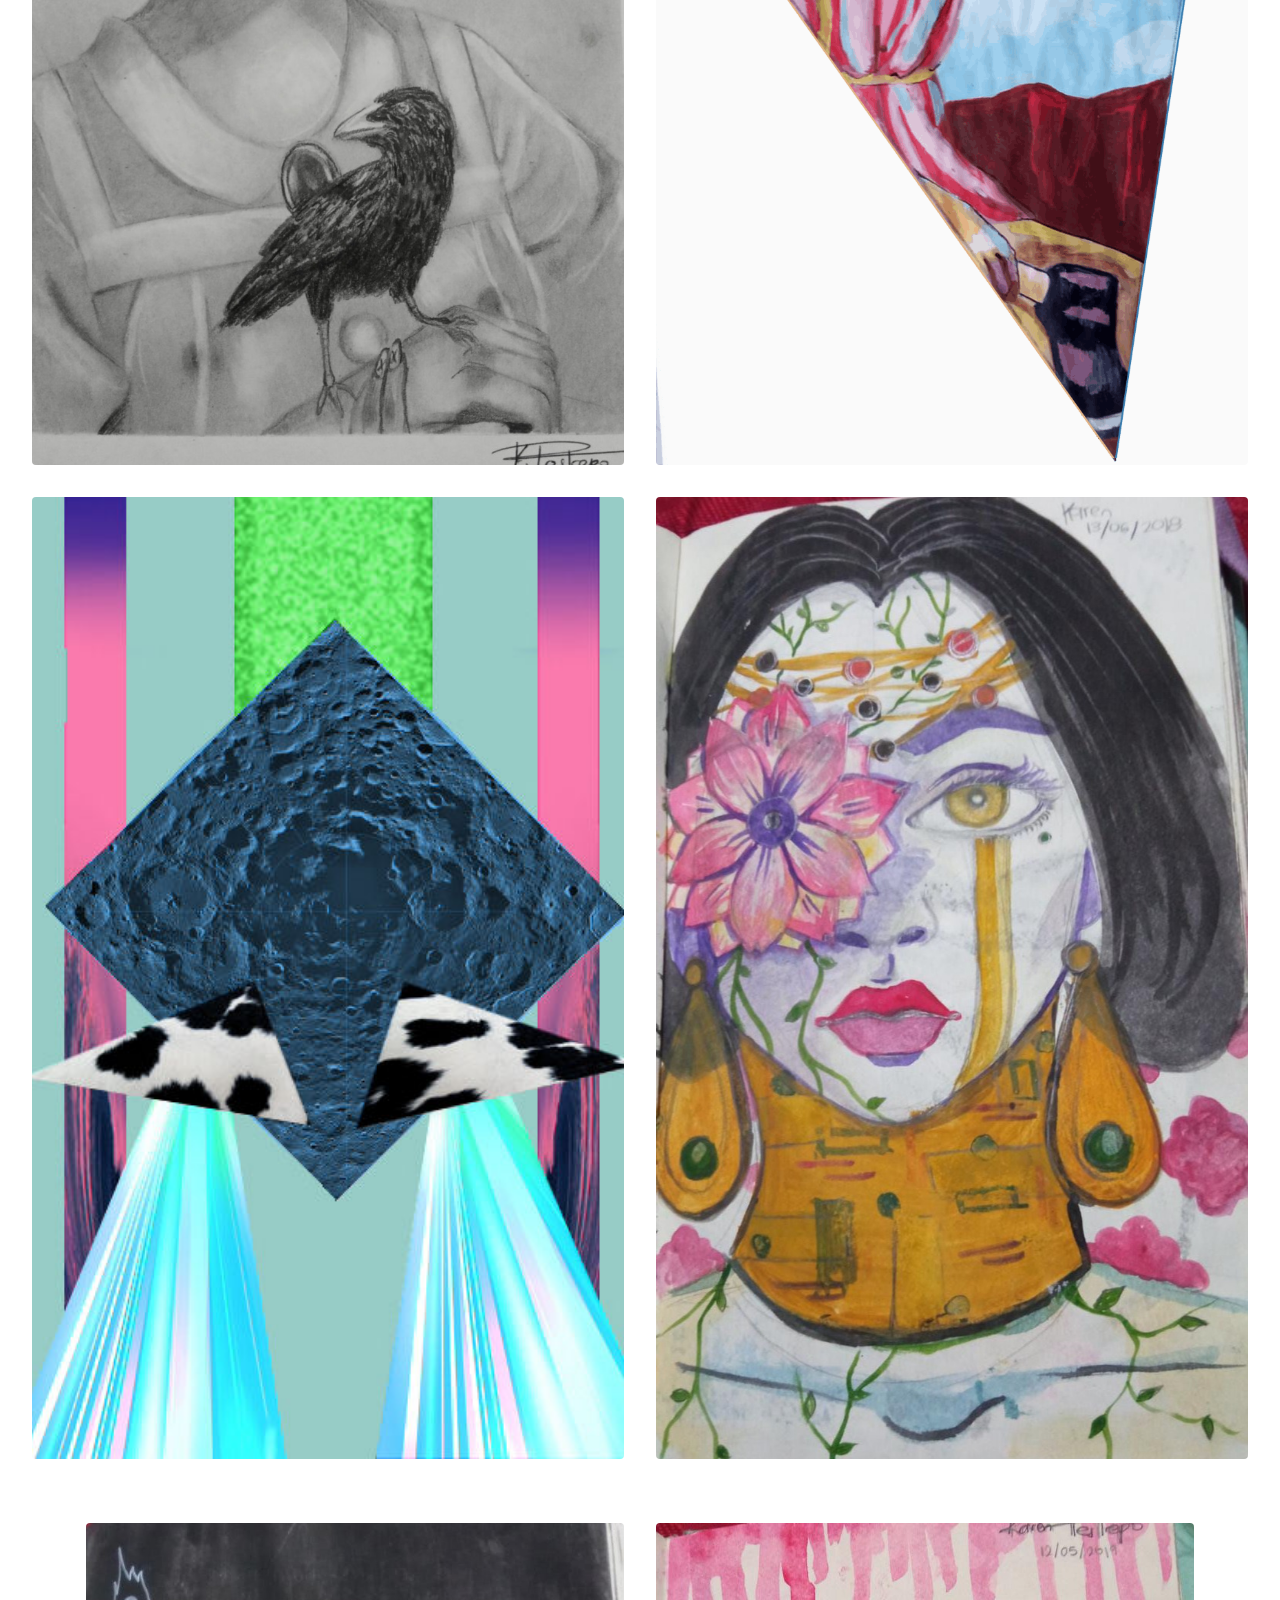
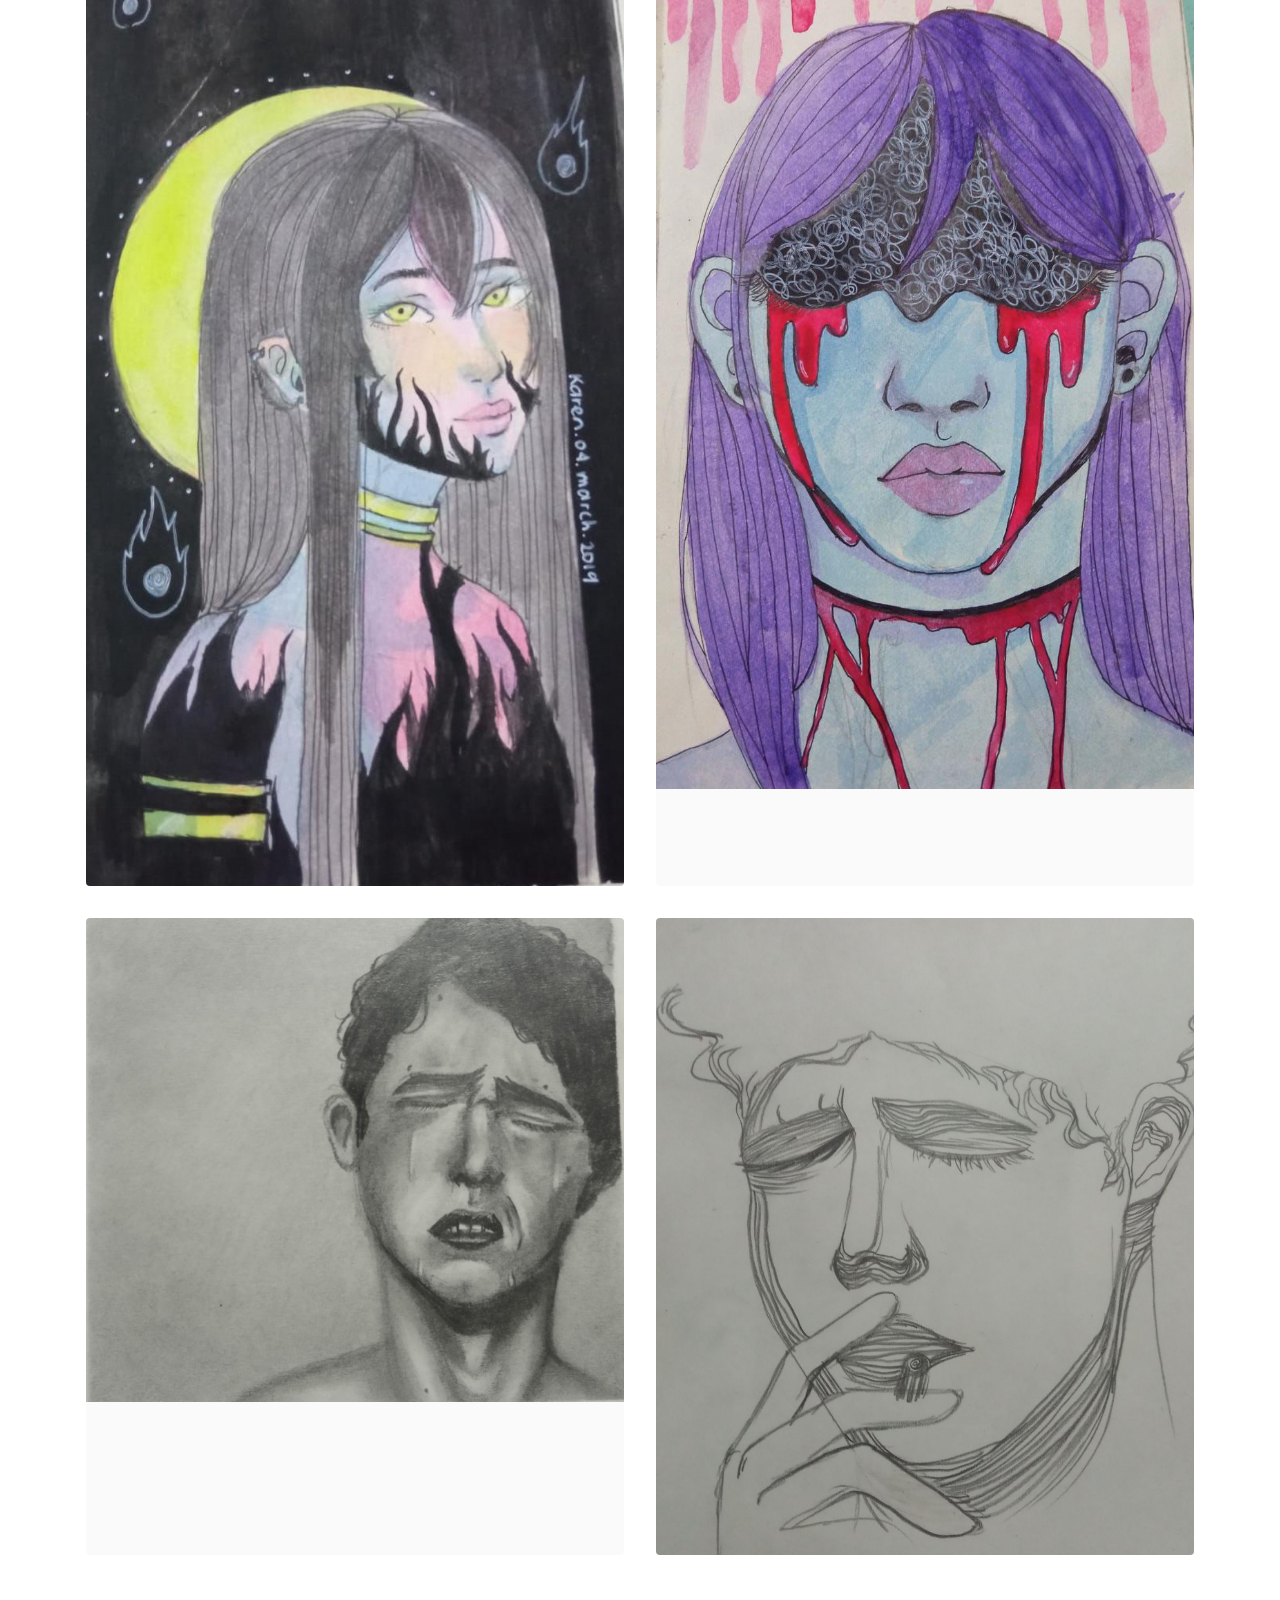
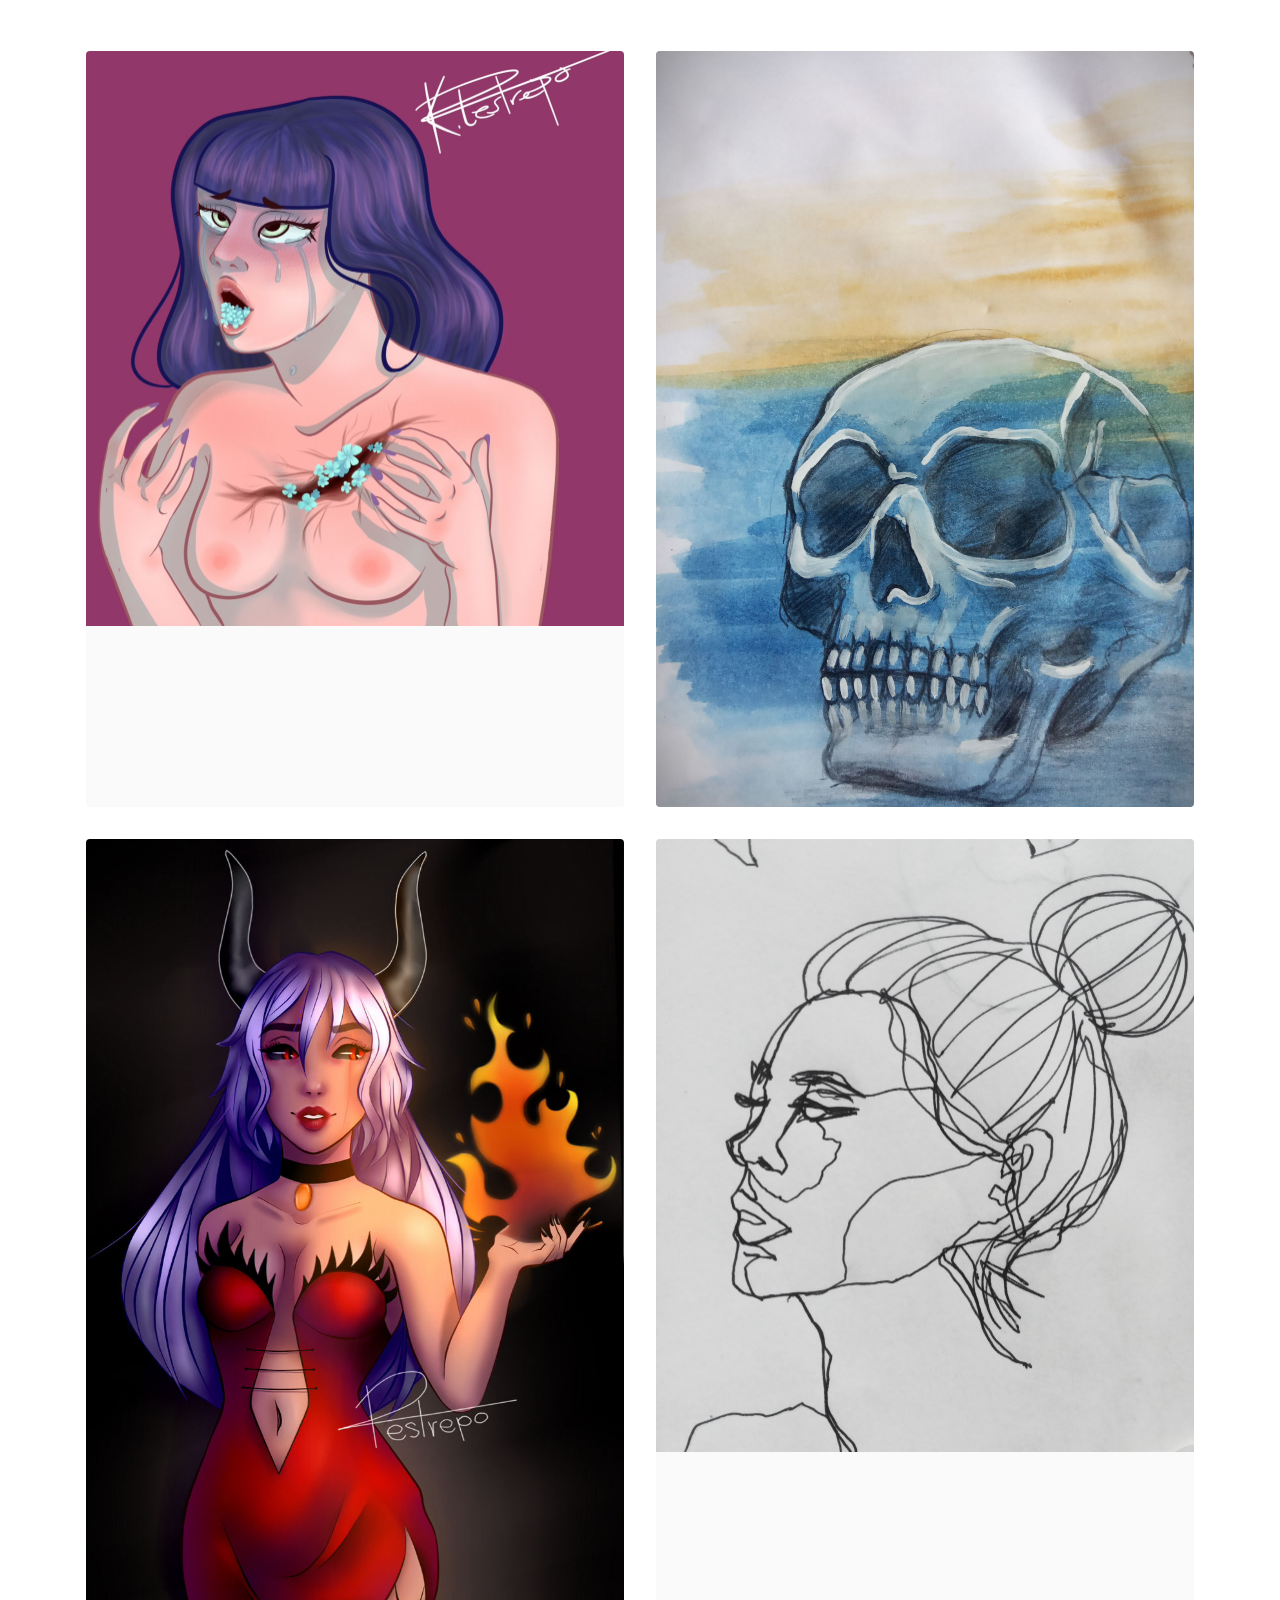
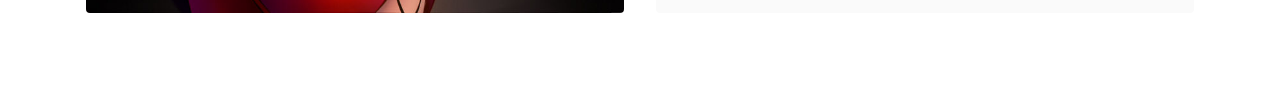
<file: RestrepoArt.html>
﻿<!DOCTYPE html>
<html  >
<head>
  <!-- Site made with Mobirise Website Builder v5.3.5, https://mobirise.com -->
  <meta charset="UTF-8">
  <meta http-equiv="X-UA-Compatible" content="IE=edge">
  <meta name="generator" content="Mobirise v5.3.5, mobirise.com">
  <meta name="viewport" content="width=device-width, initial-scale=1, minimum-scale=1">
  <link rel="shortcut icon" href="assets/images/karenicon-134x134.png" type="image/x-icon">
  <meta name="description" content="Hola! Mi nombre es Karen Restrepo, soy una artista colombiana y aquí podras encontrar una galería de mi arte.">
  
  
  <title>RestrepoArt</title>
  <link rel="stylesheet" href="assets/web/assets/mobirise-icons2/mobirise2.css">
  <link rel="stylesheet" href="assets/tether/tether.min.css">
  <link rel="stylesheet" href="assets/bootstrap/css/bootstrap.min.css">
  <link rel="stylesheet" href="assets/bootstrap/css/bootstrap-grid.min.css">
  <link rel="stylesheet" href="assets/bootstrap/css/bootstrap-reboot.min.css">
  <link rel="stylesheet" href="assets/dropdown/css/style.css">
  <link rel="stylesheet" href="assets/socicon/css/styles.css">
  <link rel="stylesheet" href="assets/theme/css/style.css">
  <link rel="preload" href="https://fonts.googleapis.com/css?family=Jost:100,200,300,400,500,600,700,800,900,100i,200i,300i,400i,500i,600i,700i,800i,900i&display=swap" as="style" onload="this.onload=null;this.rel='stylesheet'">
  <noscript><link rel="stylesheet" href="https://fonts.googleapis.com/css?family=Jost:100,200,300,400,500,600,700,800,900,100i,200i,300i,400i,500i,600i,700i,800i,900i&display=swap"></noscript>
  <link rel="preload" as="style" href="assets/mobirise/css/mbr-additional.css"><link rel="stylesheet" href="assets/mobirise/css/mbr-additional.css" type="text/css">
  
  
  
  
</head>
<body>
  
  <section class="menu menu3 cid-svxwYt2q3V" once="menu" id="menu3-u">
    
    <nav class="navbar navbar-dropdown navbar-fixed-top navbar-expand-lg">
        <div class="container-fluid">
            <div class="navbar-brand">
                <span class="navbar-logo">
                    <a href="page2.html#testimonials1-s">
                        <img src="assets/images/karenicon-134x134.png" alt="" style="height: 6.2rem;">
                    </a>
                </span>
                <span class="navbar-caption-wrap"><a class="navbar-caption text-primary display-5" href="KRestrepoArt.html#gallery1-n">Restrepo Art</a></span>
            </div>
            <button class="navbar-toggler" type="button" data-toggle="collapse" data-target="#navbarSupportedContent" aria-controls="navbarNavAltMarkup" aria-expanded="false" aria-label="Toggle navigation">
                <div class="hamburger">
                    <span></span>
                    <span></span>
                    <span></span>
                    <span></span>
                </div>
            </button>
            <div class="collapse navbar-collapse" id="navbarSupportedContent">
                <ul class="navbar-nav nav-dropdown nav-right" data-app-modern-menu="true"><li class="nav-item"><a class="nav-link link text-black text-primary display-4" href="page2.html#testimonials1-s">Sobre mí</a></li>
                    <li class="nav-item"><a class="nav-link link text-black text-primary display-4" href="RestrepoArt.html#header19-m">Galería</a></li></ul>
                
                
            </div>
        </div>
    </nav>
</section>

<section class="header19 cid-svsKaxRMAV mbr-fullscreen" id="header19-m">

    

    

    <div class="container">
        <div class="media-container">
            <div class="col-md-12 align-center">
                <h1 class="mbr-section-title mbr-white mbr-bold mbr-fonts-style mb-3 display-1">BIENVENIDO</h1>
                <p class="mbr-text mbr-white mbr-fonts-style display-7">A continuación veras un poco de mi obra artística y mi proceso a lo largo de los años, espero te guste. ♥</p>
                

                <div class="row justify-content-center">
                    <div class="col-12 col-md-6 col-lg-3">
                        <div class="card-wrapper">
                            <div class="card-box align-center">
                                <a href="page2.html#testimonials1-s"><span class="mbr-iconfont mobi-mbri-user-2 mobi-mbri" style="color: rgb(255, 255, 255); fill: rgb(255, 255, 255);"></span></a>
                                <h4 class="card-title align-center mbr-black mbr-fonts-style display-7"><strong>Un poco sobre mí</strong></h4>
                            </div>
                        </div>
                    </div>
                    
                    
                    
                </div>
            </div>
        </div>
    </div>
</section>

<section class="gallery1 cid-svt6Tlcixw" id="gallery1-n">
    
    
    <div class="container">
        <div class="mbr-section-head">
            <h4 class="mbr-section-title mbr-fonts-style align-center mb-0 display-2">
                <strong>Galería</strong></h4>
            
        </div>
        <div class="row mt-4">
            <div class="item features-image сol-12 col-md-6 col-lg-6">
                <div class="item-wrapper">
                    <div class="item-img">
                        <img src="assets/images/obra-visual-gl-1076x1056.jpeg" alt="">
                    </div>
                    
                    
                </div>
            </div>
            <div class="item features-image сol-12 col-md-6 col-lg-6">
                <div class="item-wrapper">
                    <div class="item-img">
                        <img src="assets/images/collage-figurativo-1076x1086.png" alt="">
                    </div>
                    
                    
                </div>
            </div>
            <div class="item features-image сol-12 col-md-6 col-lg-6">
                <div class="item-wrapper">
                    <div class="item-img">
                        <img src="assets/images/img-20210424-164236-1076x1639.jpeg" alt="">
                    </div>
                    
                    
                </div>
            </div>
            <div class="item features-image сol-12 col-md-6 col-lg-6">
                <div class="item-wrapper">
                    <div class="item-img">
                        <img src="assets/images/whatsapp-image-2020-10-12-at-10.20.23-pm-2-736x1280.jpeg" alt="" title="">
                    </div>
                    
                    
                </div>
            </div>
        </div>
    </div>
</section>

<section class="gallery1 cid-svt6UHlqp5" id="gallery1-o">
    
    
    <div class="container-fluid">
        
        <div class="row mt-4">
            <div class="item features-image сol-12 col-md-6 col-lg-6">
                <div class="item-wrapper">
                    <div class="item-img">
                        <img src="assets/images/img-20210407-223633-1085x1545.jpeg" alt="">
                    </div>
                    
                    
                </div>
            </div>
            <div class="item features-image сol-12 col-md-6 col-lg-6">
                <div class="item-wrapper">
                    <div class="item-img">
                        <img src="assets/images/horizontes-860x1290.png" alt="">
                    </div>
                    
                    
                </div>
            </div>
            <div class="item features-image сol-12 col-md-6 col-lg-6">
                <div class="item-wrapper">
                    <div class="item-img">
                        <img src="assets/images/collage-reposo-481x623.jpg" alt="">
                    </div>
                    
                    
                </div>
            </div>
            <div class="item features-image сol-12 col-md-6 col-lg-6">
                <div class="item-wrapper">
                    <div class="item-img">
                        <img src="assets/images/whatsapp-image-2020-10-12-at-10.20.26-pm-839x1280.jpeg" alt="" title="">
                    </div>
                    
                    
                </div>
            </div>
        </div>
    </div>
</section>

<section class="gallery1 cid-svxoWo0RZT" id="gallery1-p">
    
    
    <div class="container">
        
        <div class="row mt-4">
            <div class="item features-image сol-12 col-md-6 col-lg-6 active">
                <div class="item-wrapper">
                    <div class="item-img">
                        <img src="assets/images/whatsapp-image-2020-10-12-at-10.20.54-pm-694x1280.jpeg" alt="" title="" data-slide-to="4">
                    </div>
                    
                    
                </div>
            </div><div class="item features-image сol-12 col-md-6 col-lg-6">
                <div class="item-wrapper">
                    <div class="item-img">
                        <img src="assets/images/whatsapp-image-2020-10-12-at-10.20.24-pm-850x1280.jpeg" alt="" data-slide-to="0">
                    </div>
                    
                    
                </div>
            </div>
            <div class="item features-image сol-12 col-md-6 col-lg-6">
                <div class="item-wrapper">
                    <div class="item-img">
                        <img src="assets/images/img-20210407-223759-1076x969.jpeg" alt="" data-slide-to="1">
                    </div>
                    
                    
                </div>
            </div>
            <div class="item features-image сol-12 col-md-6 col-lg-6">
                <div class="item-wrapper">
                    <div class="item-img">
                        <img src="assets/images/img-20210407-212449-1076x1435.jpeg" alt="" data-slide-to="2">
                    </div>
                    
                    
                </div>
            </div>
            
        </div>
    </div>
</section>

<section class="gallery1 cid-svxA12RPDk" id="gallery1-x">
    
    
    <div class="container">
        
        <div class="row mt-4">
            
            <div class="item features-image сol-12 col-md-6 col-lg-6 active">
                <div class="item-wrapper">
                    <div class="item-img">
                        <img src="assets/images/hana-1076x1152.jpeg" alt="" data-slide-to="0">
                    </div>
                    
                    
                </div>
            </div><div class="item features-image сol-12 col-md-6 col-lg-6">
                <div class="item-wrapper">
                    <div class="item-img">
                        <img src="assets/images/img-20210424-164608-1076x1512.jpg" alt="" data-slide-to="1">
                    </div>
                    
                    
                </div>
            </div>
            <div class="item features-image сol-12 col-md-6 col-lg-6">
                <div class="item-wrapper">
                    <div class="item-img">
                        <img src="assets/images/fornax3-834x1200.jpg" alt="" title="" data-slide-to="2">
                    </div>
                    
                    
                </div>
            </div><div class="item features-image сol-12 col-md-6 col-lg-6">
                <div class="item-wrapper">
                    <div class="item-img">
                        <img src="assets/images/img-20210424-164116-1076x1352.jpeg" alt="" data-slide-to="3">
                    </div>
                    
                    
                </div>
            </div>
            
        </div>
    </div>
</section><section style="background-color: #fff; font-family: -apple-system, BlinkMacSystemFont, 'Segoe UI', 'Roboto', 'Helvetica Neue', Arial, sans-serif; color:#aaa; font-size:12px; padding: 0; align-items: center; display: flex;"><a href="" style="flex: 1 1; height: 3rem; padding-left: 1rem;"></a><p style="flex: 0 0 auto; margin:0; padding-right:1rem;"><a href="" style="color:#aaa;</section><script src="assets/web/assets/jquery/jquery.min.js"></script>  <script src="assets/popper/popper.min.js"></script>  <script src="assets/tether/tether.min.js"></script>  <script src="assets/bootstrap/js/bootstrap.min.js"></script>  <script src="assets/smoothscroll/smooth-scroll.js"></script>  <script src="assets/vimeoplayer/jquery.mb.vimeo_player.js"></script>  <script src="assets/dropdown/js/nav-dropdown.js"></script>  <script src="assets/dropdown/js/navbar-dropdown.js"></script>  <script src="assets/touchswipe/jquery.touch-swipe.min.js"></script>  <script src="assets/theme/js/script.js"></script>  
  
  
</body>
</html>
</file>
<file: assets/dropdown/css/style.css>
.navbar-dropdown {
  left: 0;
  padding: 0;
  position: absolute;
  right: 0;
  top: 0;
  transition: all 0.45s ease;
  z-index: 1030;
  background: #282828; }
  .navbar-dropdown .navbar-logo {
    margin-right: 0.8rem;
    transition: margin 0.3s ease-in-out;
    vertical-align: middle; }
    .navbar-dropdown .navbar-logo img {
      height: 3.125rem;
      transition: all 0.3s ease-in-out; }
    .navbar-dropdown .navbar-logo.mbr-iconfont {
      font-size: 3.125rem;
      line-height: 3.125rem; }
  .navbar-dropdown .navbar-caption {
    font-weight: 700;
    white-space: normal;
    vertical-align: -4px;
    line-height: 3.125rem !important; }
    .navbar-dropdown .navbar-caption, .navbar-dropdown .navbar-caption:hover {
      color: inherit;
      text-decoration: none; }
  .navbar-dropdown .mbr-iconfont + .navbar-caption {
    vertical-align: -1px; }
  .navbar-dropdown.navbar-fixed-top {
    position: fixed; }
  .navbar-dropdown .navbar-brand span {
    vertical-align: -4px; }
  .navbar-dropdown.bg-color.transparent {
    background: none; }
  .navbar-dropdown.navbar-short .navbar-brand {
    padding: 0.625rem 0; }
    .navbar-dropdown.navbar-short .navbar-brand span {
      vertical-align: -1px; }
  .navbar-dropdown.navbar-short .navbar-caption {
    line-height: 2.375rem !important;
    vertical-align: -2px; }
  .navbar-dropdown.navbar-short .navbar-logo {
    margin-right: 0.5rem; }
    .navbar-dropdown.navbar-short .navbar-logo img {
      height: 2.375rem; }
    .navbar-dropdown.navbar-short .navbar-logo.mbr-iconfont {
      font-size: 2.375rem;
      line-height: 2.375rem; }
  .navbar-dropdown.navbar-short .mbr-table-cell {
    height: 3.625rem; }
  .navbar-dropdown .navbar-close {
    left: 0.6875rem;
    position: fixed;
    top: 0.75rem;
    z-index: 1000; }
  .navbar-dropdown .hamburger-icon {
    content: "";
    display: inline-block;
    vertical-align: middle;
    width: 16px;
    -webkit-box-shadow: 0 -6px 0 1px #282828,0 0 0 1px #282828,0 6px 0 1px #282828;
    -moz-box-shadow: 0 -6px 0 1px #282828,0 0 0 1px #282828,0 6px 0 1px #282828;
    box-shadow: 0 -6px 0 1px #282828,0 0 0 1px #282828,0 6px 0 1px #282828; }

.dropdown-menu .dropdown-toggle[data-toggle="dropdown-submenu"]::after {
  border-bottom: 0.35em solid transparent;
  border-left: 0.35em solid;
  border-right: 0;
  border-top: 0.35em solid transparent;
  margin-left: 0.3rem; }

.dropdown-menu .dropdown-item:focus {
  outline: 0; }

.nav-dropdown {
  font-size: 0.75rem;
  font-weight: 500;
  height: auto !important; }
  .nav-dropdown .nav-btn {
    padding-left: 1rem; }
  .nav-dropdown .link {
    margin: .667em 1.667em;
    font-weight: 500;
    padding: 0;
    transition: color .2s ease-in-out; }
    .nav-dropdown .link.dropdown-toggle {
      margin-right: 2.583em; }
      .nav-dropdown .link.dropdown-toggle::after {
        margin-left: .25rem;
        border-top: 0.35em solid;
        border-right: 0.35em solid transparent;
        border-left: 0.35em solid transparent;
        border-bottom: 0; }
      .nav-dropdown .link.dropdown-toggle[aria-expanded="true"] {
        margin: 0;
        padding: 0.667em 3.263em  0.667em 1.667em; }
  .nav-dropdown .link::after,
  .nav-dropdown .dropdown-item::after {
    color: inherit; }
  .nav-dropdown .btn {
    font-size: 0.75rem;
    font-weight: 700;
    letter-spacing: 0;
    margin-bottom: 0;
    padding-left: 1.25rem;
    padding-right: 1.25rem; }
  .nav-dropdown .dropdown-menu {
    border-radius: 0;
    border: 0;
    left: 0;
    margin: 0;
    padding-bottom: 1.25rem;
    padding-top: 1.25rem;
    position: relative; }
  .nav-dropdown .dropdown-submenu {
    margin-left: 0.125rem;
    top: 0; }
  .nav-dropdown .dropdown-item {
    font-weight: 500;
    line-height: 2;
    padding: 0.3846em 4.615em 0.3846em 1.5385em;
    position: relative;
    transition: color .2s ease-in-out, background-color .2s ease-in-out; }
    .nav-dropdown .dropdown-item::after {
      margin-top: -0.3077em;
      position: absolute;
      right: 1.1538em;
      top: 50%; }
    .nav-dropdown .dropdown-item:focus, .nav-dropdown .dropdown-item:hover {
      background: none; }

@media (max-width: 767px) {
  .nav-dropdown.navbar-toggleable-sm {
    bottom: 0;
    display: none;
    left: 0;
    overflow-x: hidden;
    position: fixed;
    top: 0;
    transform: translateX(-100%);
    -ms-transform: translateX(-100%);
    -webkit-transform: translateX(-100%);
    width: 18.75rem;
    z-index: 999; } }
.nav-dropdown.navbar-toggleable-xl {
  bottom: 0;
  display: none;
  left: 0;
  overflow-x: hidden;
  position: fixed;
  top: 0;
  transform: translateX(-100%);
  -ms-transform: translateX(-100%);
  -webkit-transform: translateX(-100%);
  width: 18.75rem;
  z-index: 999; }

.nav-dropdown-sm {
  display: block !important;
  overflow-x: hidden;
  overflow: auto;
  padding-top: 3.875rem; }
  .nav-dropdown-sm::after {
    content: "";
    display: block;
    height: 3rem;
    width: 100%; }
  .nav-dropdown-sm.collapse.in ~ .navbar-close {
    display: block !important; }
  .nav-dropdown-sm.collapsing, .nav-dropdown-sm.collapse.in {
    transform: translateX(0);
    -ms-transform: translateX(0);
    -webkit-transform: translateX(0);
    transition: all 0.25s ease-out;
    -webkit-transition: all 0.25s ease-out;
    background: #282828; }
  .nav-dropdown-sm.collapsing[aria-expanded="false"] {
    transform: translateX(-100%);
    -ms-transform: translateX(-100%);
    -webkit-transform: translateX(-100%); }
  .nav-dropdown-sm .nav-item {
    display: block;
    margin-left: 0 !important;
    padding-left: 0; }
  .nav-dropdown-sm .link,
  .nav-dropdown-sm .dropdown-item {
    border-top: 1px dotted rgba(255, 255, 255, 0.1);
    font-size: 0.8125rem;
    line-height: 1.6;
    margin: 0 !important;
    padding: 0.875rem 2.4rem 0.875rem 1.5625rem !important;
    position: relative;
    white-space: normal; }
    .nav-dropdown-sm .link:focus, .nav-dropdown-sm .link:hover,
    .nav-dropdown-sm .dropdown-item:focus,
    .nav-dropdown-sm .dropdown-item:hover {
      background: rgba(0, 0, 0, 0.2) !important;
      color: #c0a375; }
  .nav-dropdown-sm .nav-btn {
    position: relative;
    padding: 1.5625rem 1.5625rem 0 1.5625rem; }
    .nav-dropdown-sm .nav-btn::before {
      border-top: 1px dotted rgba(255, 255, 255, 0.1);
      content: "";
      left: 0;
      position: absolute;
      top: 0;
      width: 100%; }
    .nav-dropdown-sm .nav-btn + .nav-btn {
      padding-top: 0.625rem; }
      .nav-dropdown-sm .nav-btn + .nav-btn::before {
        display: none; }
  .nav-dropdown-sm .btn {
    padding: 0.625rem 0; }
  .nav-dropdown-sm .dropdown-toggle[data-toggle="dropdown-submenu"]::after {
    margin-left: .25rem;
    border-top: 0.35em solid;
    border-right: 0.35em solid transparent;
    border-left: 0.35em solid transparent;
    border-bottom: 0; }
  .nav-dropdown-sm .dropdown-toggle[data-toggle="dropdown-submenu"][aria-expanded="true"]::after {
    border-top: 0;
    border-right: 0.35em solid transparent;
    border-left: 0.35em solid transparent;
    border-bottom: 0.35em solid; }
  .nav-dropdown-sm .dropdown-menu {
    margin: 0;
    padding: 0;
    position: relative;
    top: 0;
    left: 0;
    width: 100%;
    border: 0;
    float: none;
    border-radius: 0;
    background: none; }
  .nav-dropdown-sm .dropdown-submenu {
    left: 100%;
    margin-left: 0.125rem;
    margin-top: -1.25rem;
    top: 0; }

.navbar-toggleable-sm .nav-dropdown .dropdown-menu {
  position: absolute; }

.navbar-toggleable-sm .nav-dropdown .dropdown-submenu {
  left: 100%;
  margin-left: 0.125rem;
  margin-top: -1.25rem;
  top: 0; }

.navbar-toggleable-sm.opened .nav-dropdown .dropdown-menu {
  position: relative; }

.navbar-toggleable-sm.opened .nav-dropdown .dropdown-submenu {
  left: 0;
  margin-left: 00rem;
  margin-top: 0rem;
  top: 0; }

.is-builder .nav-dropdown.collapsing {
  transition: none !important; }

/*# sourceMappingURL=style.css.map */
</file>
<file: assets/socicon/css/styles.css>
@charset "UTF-8";

@font-face {
  font-family: 'Socicon';
  src:  url('../fonts/socicon.eot');
  src:  url('../fonts/socicon.eot?#iefix') format('embedded-opentype'),
    url('../fonts/socicon.woff2') format('woff2'),
    url('../fonts/socicon.ttf') format('truetype'),
    url('../fonts/socicon.woff') format('woff'),
    url('../fonts/socicon.svg#socicon') format('svg');
  font-weight: normal;
  font-style: normal;
  font-display: swap;
}

[data-icon]:before {
  font-family: "socicon" !important;
  content: attr(data-icon);
  font-style: normal !important;
  font-weight: normal !important;
  font-variant: normal !important;
  text-transform: none !important;
  speak: none;
  line-height: 1;
  -webkit-font-smoothing: antialiased;
  -moz-osx-font-smoothing: grayscale;
}

[class^="socicon-"], [class*=" socicon-"] {
  /* use !important to prevent issues with browser extensions that change fonts */
  font-family: 'Socicon' !important;
  speak: none;
  font-style: normal;
  font-weight: normal;
  font-variant: normal;
  text-transform: none;
  line-height: 1;

  /* Better Font Rendering =========== */
  -webkit-font-smoothing: antialiased;
  -moz-osx-font-smoothing: grayscale;
}

.socicon-eitaa:before {
  content: "\e97c";
}
.socicon-soroush:before {
  content: "\e97d";
}
.socicon-bale:before {
  content: "\e97e";
}
.socicon-zazzle:before {
  content: "\e97b";
}
.socicon-society6:before {
  content: "\e97a";
}
.socicon-redbubble:before {
  content: "\e979";
}
.socicon-avvo:before {
  content: "\e978";
}
.socicon-stitcher:before {
  content: "\e977";
}
.socicon-googlehangouts:before {
  content: "\e974";
}
.socicon-dlive:before {
  content: "\e975";
}
.socicon-vsco:before {
  content: "\e976";
}
.socicon-flipboard:before {
  content: "\e973";
}
.socicon-ubuntu:before {
  content: "\e958";
}
.socicon-artstation:before {
  content: "\e959";
}
.socicon-invision:before {
  content: "\e95a";
}
.socicon-torial:before {
  content: "\e95b";
}
.socicon-collectorz:before {
  content: "\e95c";
}
.socicon-seenthis:before {
  content: "\e95d";
}
.socicon-googleplaymusic:before {
  content: "\e95e";
}
.socicon-debian:before {
  content: "\e95f";
}
.socicon-filmfreeway:before {
  content: "\e960";
}
.socicon-gnome:before {
  content: "\e961";
}
.socicon-itchio:before {
  content: "\e962";
}
.socicon-jamendo:before {
  content: "\e963";
}
.socicon-mix:before {
  content: "\e964";
}
.socicon-sharepoint:before {
  content: "\e965";
}
.socicon-tinder:before {
  content: "\e966";
}
.socicon-windguru:before {
  content: "\e967";
}
.socicon-cdbaby:before {
  content: "\e968";
}
.socicon-elementaryos:before {
  content: "\e969";
}
.socicon-stage32:before {
  content: "\e96a";
}
.socicon-tiktok:before {
  content: "\e96b";
}
.socicon-gitter:before {
  content: "\e96c";
}
.socicon-letterboxd:before {
  content: "\e96d";
}
.socicon-threema:before {
  content: "\e96e";
}
.socicon-splice:before {
  content: "\e96f";
}
.socicon-metapop:before {
  content: "\e970";
}
.socicon-naver:before {
  content: "\e971";
}
.socicon-remote:before {
  content: "\e972";
}
.socicon-internet:before {
  content: "\e957";
}
.socicon-moddb:before {
  content: "\e94b";
}
.socicon-indiedb:before {
  content: "\e94c";
}
.socicon-traxsource:before {
  content: "\e94d";
}
.socicon-gamefor:before {
  content: "\e94e";
}
.socicon-pixiv:before {
  content: "\e94f";
}
.socicon-myanimelist:before {
  content: "\e950";
}
.socicon-blackberry:before {
  content: "\e951";
}
.socicon-wickr:before {
  content: "\e952";
}
.socicon-spip:before {
  content: "\e953";
}
.socicon-napster:before {
  content: "\e954";
}
.socicon-beatport:before {
  content: "\e955";
}
.socicon-hackerone:before {
  content: "\e956";
}
.socicon-hackernews:before {
  content: "\e946";
}
.socicon-smashwords:before {
  content: "\e947";
}
.socicon-kobo:before {
  content: "\e948";
}
.socicon-bookbub:before {
  content: "\e949";
}
.socicon-mailru:before {
  content: "\e94a";
}
.socicon-gitlab:before {
  content: "\e945";
}
.socicon-instructables:before {
  content: "\e944";
}
.socicon-portfolio:before {
  content: "\e943";
}
.socicon-codered:before {
  content: "\e940";
}
.socicon-origin:before {
  content: "\e941";
}
.socicon-nextdoor:before {
  content: "\e942";
}
.socicon-udemy:before {
  content: "\e93f";
}
.socicon-livemaster:before {
  content: "\e93e";
}
.socicon-crunchbase:before {
  content: "\e93b";
}
.socicon-homefy:before {
  content: "\e93c";
}
.socicon-calendly:before {
  content: "\e93d";
}
.socicon-realtor:before {
  content: "\e90f";
}
.socicon-tidal:before {
  content: "\e910";
}
.socicon-qobuz:before {
  content: "\e911";
}
.socicon-natgeo:before {
  content: "\e912";
}
.socicon-mastodon:before {
  content: "\e913";
}
.socicon-unsplash:before {
  content: "\e914";
}
.socicon-homeadvisor:before {
  content: "\e915";
}
.socicon-angieslist:before {
  content: "\e916";
}
.socicon-codepen:before {
  content: "\e917";
}
.socicon-slack:before {
  content: "\e918";
}
.socicon-openaigym:before {
  content: "\e919";
}
.socicon-logmein:before {
  content: "\e91a";
}
.socicon-fiverr:before {
  content: "\e91b";
}
.socicon-gotomeeting:before {
  content: "\e91c";
}
.socicon-aliexpress:before {
  content: "\e91d";
}
.socicon-guru:before {
  content: "\e91e";
}
.socicon-appstore:before {
  content: "\e91f";
}
.socicon-homes:before {
  content: "\e920";
}
.socicon-zoom:before {
  content: "\e921";
}
.socicon-alibaba:before {
  content: "\e922";
}
.socicon-craigslist:before {
  content: "\e923";
}
.socicon-wix:before {
  content: "\e924";
}
.socicon-redfin:before {
  content: "\e925";
}
.socicon-googlecalendar:before {
  content: "\e926";
}
.socicon-shopify:before {
  content: "\e927";
}
.socicon-freelancer:before {
  content: "\e928";
}
.socicon-seedrs:before {
  content: "\e929";
}
.socicon-bing:before {
  content: "\e92a";
}
.socicon-doodle:before {
  content: "\e92b";
}
.socicon-bonanza:before {
  content: "\e92c";
}
.socicon-squarespace:before {
  content: "\e92d";
}
.socicon-toptal:before {
  content: "\e92e";
}
.socicon-gust:before {
  content: "\e92f";
}
.socicon-ask:before {
  content: "\e930";
}
.socicon-trulia:before {
  content: "\e931";
}
.socicon-loomly:before {
  content: "\e932";
}
.socicon-ghost:before {
  content: "\e933";
}
.socicon-upwork:before {
  content: "\e934";
}
.socicon-fundable:before {
  content: "\e935";
}
.socicon-booking:before {
  content: "\e936";
}
.socicon-googlemaps:before {
  content: "\e937";
}
.socicon-zillow:before {
  content: "\e938";
}
.socicon-niconico:before {
  content: "\e939";
}
.socicon-toneden:before {
  content: "\e93a";
}
.socicon-augment:before {
  content: "\e908";
}
.socicon-bitbucket:before {
  content: "\e909";
}
.socicon-fyuse:before {
  content: "\e90a";
}
.socicon-yt-gaming:before {
  content: "\e90b";
}
.socicon-sketchfab:before {
  content: "\e90c";
}
.socicon-mobcrush:before {
  content: "\e90d";
}
.socicon-microsoft:before {
  content: "\e90e";
}
.socicon-pandora:before {
  content: "\e907";
}
.socicon-messenger:before {
  content: "\e906";
}
.socicon-gamewisp:before {
  content: "\e905";
}
.socicon-bloglovin:before {
  content: "\e904";
}
.socicon-tunein:before {
  content: "\e903";
}
.socicon-gamejolt:before {
  content: "\e901";
}
.socicon-trello:before {
  content: "\e902";
}
.socicon-spreadshirt:before {
  content: "\e900";
}
.socicon-500px:before {
  content: "\e000";
}
.socicon-8tracks:before {
  content: "\e001";
}
.socicon-airbnb:before {
  content: "\e002";
}
.socicon-alliance:before {
  content: "\e003";
}
.socicon-amazon:before {
  content: "\e004";
}
.socicon-amplement:before {
  content: "\e005";
}
.socicon-android:before {
  content: "\e006";
}
.socicon-angellist:before {
  content: "\e007";
}
.socicon-apple:before {
  content: "\e008";
}
.socicon-appnet:before {
  content: "\e009";
}
.socicon-baidu:before {
  content: "\e00a";
}
.socicon-bandcamp:before {
  content: "\e00b";
}
.socicon-battlenet:before {
  content: "\e00c";
}
.socicon-mixer:before {
  content: "\e00d";
}
.socicon-bebee:before {
  content: "\e00e";
}
.socicon-bebo:before {
  content: "\e00f";
}
.socicon-behance:before {
  content: "\e010";
}
.socicon-blizzard:before {
  content: "\e011";
}
.socicon-blogger:before {
  content: "\e012";
}
.socicon-buffer:before {
  content: "\e013";
}
.socicon-chrome:before {
  content: "\e014";
}
.socicon-coderwall:before {
  content: "\e015";
}
.socicon-curse:before {
  content: "\e016";
}
.socicon-dailymotion:before {
  content: "\e017";
}
.socicon-deezer:before {
  content: "\e018";
}
.socicon-delicious:before {
  content: "\e019";
}
.socicon-deviantart:before {
  content: "\e01a";
}
.socicon-diablo:before {
  content: "\e01b";
}
.socicon-digg:before {
  content: "\e01c";
}
.socicon-discord:before {
  content: "\e01d";
}
.socicon-disqus:before {
  content: "\e01e";
}
.socicon-douban:before {
  content: "\e01f";
}
.socicon-draugiem:before {
  content: "\e020";
}
.socicon-dribbble:before {
  content: "\e021";
}
.socicon-drupal:before {
  content: "\e022";
}
.socicon-ebay:before {
  content: "\e023";
}
.socicon-ello:before {
  content: "\e024";
}
.socicon-endomodo:before {
  content: "\e025";
}
.socicon-envato:before {
  content: "\e026";
}
.socicon-etsy:before {
  content: "\e027";
}
.socicon-facebook:before {
  content: "\e028";
}
.socicon-feedburner:before {
  content: "\e029";
}
.socicon-filmweb:before {
  content: "\e02a";
}
.socicon-firefox:before {
  content: "\e02b";
}
.socicon-flattr:before {
  content: "\e02c";
}
.socicon-flickr:before {
  content: "\e02d";
}
.socicon-formulr:before {
  content: "\e02e";
}
.socicon-forrst:before {
  content: "\e02f";
}
.socicon-foursquare:before {
  content: "\e030";
}
.socicon-friendfeed:before {
  content: "\e031";
}
.socicon-github:before {
  content: "\e032";
}
.socicon-goodreads:before {
  content: "\e033";
}
.socicon-google:before {
  content: "\e034";
}
.socicon-googlescholar:before {
  content: "\e035";
}
.socicon-googlegroups:before {
  content: "\e036";
}
.socicon-googlephotos:before {
  content: "\e037";
}
.socicon-googleplus:before {
  content: "\e038";
}
.socicon-grooveshark:before {
  content: "\e039";
}
.socicon-hackerrank:before {
  content: "\e03a";
}
.socicon-hearthstone:before {
  content: "\e03b";
}
.socicon-hellocoton:before {
  content: "\e03c";
}
.socicon-heroes:before {
  content: "\e03d";
}
.socicon-smashcast:before {
  content: "\e03e";
}
.socicon-horde:before {
  content: "\e03f";
}
.socicon-houzz:before {
  content: "\e040";
}
.socicon-icq:before {
  content: "\e041";
}
.socicon-identica:before {
  content: "\e042";
}
.socicon-imdb:before {
  content: "\e043";
}
.socicon-instagram:before {
  content: "\e044";
}
.socicon-issuu:before {
  content: "\e045";
}
.socicon-istock:before {
  content: "\e046";
}
.socicon-itunes:before {
  content: "\e047";
}
.socicon-keybase:before {
  content: "\e048";
}
.socicon-lanyrd:before {
  content: "\e049";
}
.socicon-lastfm:before {
  content: "\e04a";
}
.socicon-line:before {
  content: "\e04b";
}
.socicon-linkedin:before {
  content: "\e04c";
}
.socicon-livejournal:before {
  content: "\e04d";
}
.socicon-lyft:before {
  content: "\e04e";
}
.socicon-macos:before {
  content: "\e04f";
}
.socicon-mail:before {
  content: "\e050";
}
.socicon-medium:before {
  content: "\e051";
}
.socicon-meetup:before {
  content: "\e052";
}
.socicon-mixcloud:before {
  content: "\e053";
}
.socicon-modelmayhem:before {
  content: "\e054";
}
.socicon-mumble:before {
  content: "\e055";
}
.socicon-myspace:before {
  content: "\e056";
}
.socicon-newsvine:before {
  content: "\e057";
}
.socicon-nintendo:before {
  content: "\e058";
}
.socicon-npm:before {
  content: "\e059";
}
.socicon-odnoklassniki:before {
  content: "\e05a";
}
.socicon-openid:before {
  content: "\e05b";
}
.socicon-opera:before {
  content: "\e05c";
}
.socicon-outlook:before {
  content: "\e05d";
}
.socicon-overwatch:before {
  content: "\e05e";
}
.socicon-patreon:before {
  content: "\e05f";
}
.socicon-paypal:before {
  content: "\e060";
}
.socicon-periscope:before {
  content: "\e061";
}
.socicon-persona:before {
  content: "\e062";
}
.socicon-pinterest:before {
  content: "\e063";
}
.socicon-play:before {
  content: "\e064";
}
.socicon-player:before {
  content: "\e065";
}
.socicon-playstation:before {
  content: "\e066";
}
.socicon-pocket:before {
  content: "\e067";
}
.socicon-qq:before {
  content: "\e068";
}
.socicon-quora:before {
  content: "\e069";
}
.socicon-raidcall:before {
  content: "\e06a";
}
.socicon-ravelry:before {
  content: "\e06b";
}
.socicon-reddit:before {
  content: "\e06c";
}
.socicon-renren:before {
  content: "\e06d";
}
.socicon-researchgate:before {
  content: "\e06e";
}
.socicon-residentadvisor:before {
  content: "\e06f";
}
.socicon-reverbnation:before {
  content: "\e070";
}
.socicon-rss:before {
  content: "\e071";
}
.socicon-sharethis:before {
  content: "\e072";
}
.socicon-skype:before {
  content: "\e073";
}
.socicon-slideshare:before {
  content: "\e074";
}
.socicon-smugmug:before {
  content: "\e075";
}
.socicon-snapchat:before {
  content: "\e076";
}
.socicon-songkick:before {
  content: "\e077";
}
.socicon-soundcloud:before {
  content: "\e078";
}
.socicon-spotify:before {
  content: "\e079";
}
.socicon-stackexchange:before {
  content: "\e07a";
}
.socicon-stackoverflow:before {
  content: "\e07b";
}
.socicon-starcraft:before {
  content: "\e07c";
}
.socicon-stayfriends:before {
  content: "\e07d";
}
.socicon-steam:before {
  content: "\e07e";
}
.socicon-storehouse:before {
  content: "\e07f";
}
.socicon-strava:before {
  content: "\e080";
}
.socicon-streamjar:before {
  content: "\e081";
}
.socicon-stumbleupon:before {
  content: "\e082";
}
.socicon-swarm:before {
  content: "\e083";
}
.socicon-teamspeak:before {
  content: "\e084";
}
.socicon-teamviewer:before {
  content: "\e085";
}
.socicon-technorati:before {
  content: "\e086";
}
.socicon-telegram:before {
  content: "\e087";
}
.socicon-tripadvisor:before {
  content: "\e088";
}
.socicon-tripit:before {
  content: "\e089";
}
.socicon-triplej:before {
  content: "\e08a";
}
.socicon-tumblr:before {
  content: "\e08b";
}
.socicon-twitch:before {
  content: "\e08c";
}
.socicon-twitter:before {
  content: "\e08d";
}
.socicon-uber:before {
  content: "\e08e";
}
.socicon-ventrilo:before {
  content: "\e08f";
}
.socicon-viadeo:before {
  content: "\e090";
}
.socicon-viber:before {
  content: "\e091";
}
.socicon-viewbug:before {
  content: "\e092";
}
.socicon-vimeo:before {
  content: "\e093";
}
.socicon-vine:before {
  content: "\e094";
}
.socicon-vkontakte:before {
  content: "\e095";
}
.socicon-warcraft:before {
  content: "\e096";
}
.socicon-wechat:before {
  content: "\e097";
}
.socicon-weibo:before {
  content: "\e098";
}
.socicon-whatsapp:before {
  content: "\e099";
}
.socicon-wikipedia:before {
  content: "\e09a";
}
.socicon-windows:before {
  content: "\e09b";
}
.socicon-wordpress:before {
  content: "\e09c";
}
.socicon-wykop:before {
  content: "\e09d";
}
.socicon-xbox:before {
  content: "\e09e";
}
.socicon-xing:before {
  content: "\e09f";
}
.socicon-yahoo:before {
  content: "\e0a0";
}
.socicon-yammer:before {
  content: "\e0a1";
}
.socicon-yandex:before {
  content: "\e0a2";
}
.socicon-yelp:before {
  content: "\e0a3";
}
.socicon-younow:before {
  content: "\e0a4";
}
.socicon-youtube:before {
  content: "\e0a5";
}
.socicon-zapier:before {
  content: "\e0a6";
}
.socicon-zerply:before {
  content: "\e0a7";
}
.socicon-zomato:before {
  content: "\e0a8";
}
.socicon-zynga:before {
  content: "\e0a9";
}
</file>
<file: assets/theme/css/style.css>
@charset "UTF-8";
section {
  background-color: #ffffff;
}

body {
  font-style: normal;
  line-height: 1.5;
  font-weight: 400;
  color: #232323;
  position: relative;
}

section,
.container,
.container-fluid {
  position: relative;
  word-wrap: break-word;
}

a.mbr-iconfont:hover {
  text-decoration: none;
}

.article .lead p,
.article .lead ul,
.article .lead ol,
.article .lead pre,
.article .lead blockquote {
  margin-bottom: 0;
}

a {
  font-style: normal;
  font-weight: 400;
  cursor: pointer;
}
a, a:hover {
  text-decoration: none;
}

.mbr-section-title {
  font-style: normal;
  line-height: 1.3;
}

.mbr-section-subtitle {
  line-height: 1.3;
}

.mbr-text {
  font-style: normal;
  line-height: 1.7;
}

h1,
h2,
h3,
h4,
h5,
h6,
.display-1,
.display-2,
.display-4,
.display-5,
.display-7,
span,
p,
a {
  line-height: 1;
  word-break: break-word;
  word-wrap: break-word;
  font-weight: 400;
}

b,
strong {
  font-weight: bold;
}

input:-webkit-autofill, input:-webkit-autofill:hover, input:-webkit-autofill:focus, input:-webkit-autofill:active {
  transition-delay: 9999s;
  -webkit-transition-property: background-color, color;
  transition-property: background-color, color;
}

textarea[type=hidden] {
  display: none;
}

section {
  background-position: 50% 50%;
  background-repeat: no-repeat;
  background-size: cover;
}
section .mbr-background-video,
section .mbr-background-video-preview {
  position: absolute;
  bottom: 0;
  left: 0;
  right: 0;
  top: 0;
}

.hidden {
  visibility: hidden;
}

.mbr-z-index20 {
  z-index: 20;
}

/*! Base colors */
.mbr-white {
  color: #ffffff;
}

.mbr-black {
  color: #111111;
}

.mbr-bg-white {
  background-color: #ffffff;
}

.mbr-bg-black {
  background-color: #000000;
}

/*! Text-aligns */
.align-left {
  text-align: left;
}

.align-center {
  text-align: center;
}

.align-right {
  text-align: right;
}

/*! Font-weight  */
.mbr-light {
  font-weight: 300;
}

.mbr-regular {
  font-weight: 400;
}

.mbr-semibold {
  font-weight: 500;
}

.mbr-bold {
  font-weight: 700;
}

/*! Media  */
.media-content {
  flex-basis: 100%;
}

.media-container-row {
  display: flex;
  flex-direction: row;
  flex-wrap: wrap;
  justify-content: center;
  align-content: center;
  align-items: start;
}
.media-container-row .media-size-item {
  width: 400px;
}

.media-container-column {
  display: flex;
  flex-direction: column;
  flex-wrap: wrap;
  justify-content: center;
  align-content: center;
  align-items: stretch;
}
.media-container-column > * {
  width: 100%;
}

@media (min-width: 992px) {
  .media-container-row {
    flex-wrap: nowrap;
  }
}
figure {
  margin-bottom: 0;
  overflow: hidden;
}

figure[mbr-media-size] {
  transition: width 0.1s;
}

img,
iframe {
  display: block;
  width: 100%;
}

.card {
  background-color: transparent;
  border: none;
}

.card-box {
  width: 100%;
}

.card-img {
  text-align: center;
  flex-shrink: 0;
  -webkit-flex-shrink: 0;
}

.media {
  max-width: 100%;
  margin: 0 auto;
}

.mbr-figure {
  align-self: center;
}

.media-container > div {
  max-width: 100%;
}

.mbr-figure img,
.card-img img {
  width: 100%;
}

@media (max-width: 991px) {
  .media-size-item {
    width: auto !important;
  }

  .media {
    width: auto;
  }

  .mbr-figure {
    width: 100% !important;
  }
}
/*! Buttons */
.mbr-section-btn {
  margin-left: -0.6rem;
  margin-right: -0.6rem;
  font-size: 0;
}

.btn {
  font-weight: 600;
  border-width: 1px;
  font-style: normal;
  margin: 0.6rem 0.6rem;
  white-space: normal;
  transition: all 0.2s ease-in-out;
  display: inline-flex;
  align-items: center;
  justify-content: center;
  word-break: break-word;
}

.btn-sm {
  font-weight: 600;
  letter-spacing: 0px;
  transition: all 0.3s ease-in-out;
}

.btn-md {
  font-weight: 600;
  letter-spacing: 0px;
  transition: all 0.3s ease-in-out;
}

.btn-lg {
  font-weight: 600;
  letter-spacing: 0px;
  transition: all 0.3s ease-in-out;
}

.btn-form {
  margin: 0;
}
.btn-form:hover {
  cursor: pointer;
}

nav .mbr-section-btn {
  margin-left: 0rem;
  margin-right: 0rem;
}

/*! Btn icon margin */
.btn .mbr-iconfont,
.btn.btn-sm .mbr-iconfont {
  order: 1;
  cursor: pointer;
  margin-left: 0.5rem;
  vertical-align: sub;
}

.btn.btn-md .mbr-iconfont,
.btn.btn-md .mbr-iconfont {
  margin-left: 0.8rem;
}

.mbr-regular {
  font-weight: 400;
}

.mbr-semibold {
  font-weight: 500;
}

.mbr-bold {
  font-weight: 700;
}

[type=submit] {
  -webkit-appearance: none;
}

/*! Full-screen */
.mbr-fullscreen .mbr-overlay {
  min-height: 100vh;
}

.mbr-fullscreen {
  display: flex;
  display: -moz-flex;
  display: -ms-flex;
  display: -o-flex;
  align-items: center;
  min-height: 100vh;
  padding-top: 3rem;
  padding-bottom: 3rem;
}

/*! Map */
.map {
  height: 25rem;
  position: relative;
}
.map iframe {
  width: 100%;
  height: 100%;
}

/*! Scroll to top arrow */
.mbr-arrow-up {
  bottom: 25px;
  right: 90px;
  position: fixed;
  text-align: right;
  z-index: 5000;
  color: #ffffff;
  font-size: 22px;
}

.mbr-arrow-up a {
  background: rgba(0, 0, 0, 0.2);
  border-radius: 50%;
  color: #fff;
  display: inline-block;
  height: 60px;
  width: 60px;
  border: 2px solid #fff;
  outline-style: none !important;
  position: relative;
  text-decoration: none;
  transition: all 0.3s ease-in-out;
  cursor: pointer;
  text-align: center;
}
.mbr-arrow-up a:hover {
  background-color: rgba(0, 0, 0, 0.4);
}
.mbr-arrow-up a i {
  line-height: 60px;
}

.mbr-arrow-up-icon {
  display: block;
  color: #fff;
}

.mbr-arrow-up-icon::before {
  content: "›";
  display: inline-block;
  font-family: serif;
  font-size: 22px;
  line-height: 1;
  font-style: normal;
  position: relative;
  top: 6px;
  left: -4px;
  transform: rotate(-90deg);
}

/*! Arrow Down */
.mbr-arrow {
  position: absolute;
  bottom: 45px;
  left: 50%;
  width: 60px;
  height: 60px;
  cursor: pointer;
  background-color: rgba(80, 80, 80, 0.5);
  border-radius: 50%;
  transform: translateX(-50%);
}
@media (max-width: 767px) {
  .mbr-arrow {
    display: none;
  }
}
.mbr-arrow > a {
  display: inline-block;
  text-decoration: none;
  outline-style: none;
  -webkit-animation: arrowdown 1.7s ease-in-out infinite;
          animation: arrowdown 1.7s ease-in-out infinite;
  color: #ffffff;
}
.mbr-arrow > a > i {
  position: absolute;
  top: -2px;
  left: 15px;
  font-size: 2rem;
}

#scrollToTop a i::before {
  content: "";
  position: absolute;
  display: block;
  border-bottom: 2.5px solid #fff;
  border-left: 2.5px solid #fff;
  width: 27.8%;
  height: 27.8%;
  left: 50%;
  top: 51%;
  transform: translateY(-30%) translateX(-50%) rotate(135deg);
}

@keyframes arrowdown {
  0% {
    transform: translateY(0px);
  }
  50% {
    transform: translateY(-5px);
  }
  100% {
    transform: translateY(0px);
  }
}
@-webkit-keyframes arrowdown {
  0% {
    transform: translateY(0px);
  }
  50% {
    transform: translateY(-5px);
  }
  100% {
    transform: translateY(0px);
  }
}
@media (max-width: 500px) {
  .mbr-arrow-up {
    left: 0;
    right: 0;
    text-align: center;
  }
}
/*Gradients animation*/
@keyframes gradient-animation {
  from {
    background-position: 0% 100%;
    -webkit-animation-timing-function: ease-in-out;
            animation-timing-function: ease-in-out;
  }
  to {
    background-position: 100% 0%;
    -webkit-animation-timing-function: ease-in-out;
            animation-timing-function: ease-in-out;
  }
}
@-webkit-keyframes gradient-animation {
  from {
    background-position: 0% 100%;
    -webkit-animation-timing-function: ease-in-out;
            animation-timing-function: ease-in-out;
  }
  to {
    background-position: 100% 0%;
    -webkit-animation-timing-function: ease-in-out;
            animation-timing-function: ease-in-out;
  }
}
.bg-gradient {
  background-size: 200% 200%;
  animation: gradient-animation 5s infinite alternate;
  -webkit-animation: gradient-animation 5s infinite alternate;
}

.menu .navbar-brand {
  display: -webkit-flex;
}
.menu .navbar-brand span {
  display: flex;
  display: -webkit-flex;
}
.menu .navbar-brand .navbar-caption-wrap {
  display: -webkit-flex;
}
.menu .navbar-brand .navbar-logo img {
  display: -webkit-flex;
  width: auto;
}
@media (min-width: 768px) and (max-width: 991px) {
  .menu .navbar-toggleable-sm .navbar-nav {
    display: -ms-flexbox;
  }
}
@media (max-width: 991px) {
  .menu .navbar-collapse {
    max-height: 93.5vh;
  }
  .menu .navbar-collapse.show {
    overflow: auto;
  }
}
@media (min-width: 992px) {
  .menu .navbar-nav.nav-dropdown {
    display: -webkit-flex;
  }
  .menu .navbar-toggleable-sm .navbar-collapse {
    display: -webkit-flex !important;
  }
  .menu .collapsed .navbar-collapse {
    max-height: 93.5vh;
  }
  .menu .collapsed .navbar-collapse.show {
    overflow: auto;
  }
}
@media (max-width: 767px) {
  .menu .navbar-collapse {
    max-height: 80vh;
  }
}

.nav-link .mbr-iconfont {
  margin-right: 0.5rem;
}

.navbar {
  display: -webkit-flex;
  -webkit-flex-wrap: wrap;
  -webkit-align-items: center;
  -webkit-justify-content: space-between;
}

.navbar-collapse {
  -webkit-flex-basis: 100%;
  -webkit-flex-grow: 1;
  -webkit-align-items: center;
}

.nav-dropdown .link {
  padding: 0.667em 1.667em !important;
  margin: 0 !important;
}

.nav {
  display: -webkit-flex;
  -webkit-flex-wrap: wrap;
}

.row {
  display: -webkit-flex;
  -webkit-flex-wrap: wrap;
}

.justify-content-center {
  -webkit-justify-content: center;
}

.form-inline {
  display: -webkit-flex;
}

.card-wrapper {
  -webkit-flex: 1;
}

.carousel-control {
  z-index: 10;
  display: -webkit-flex;
}

.carousel-controls {
  display: -webkit-flex;
}

.media {
  display: -webkit-flex;
}

.form-group:focus {
  outline: none;
}

.jq-selectbox__select {
  padding: 7px 0;
  position: relative;
}

.jq-selectbox__dropdown {
  overflow: hidden;
  border-radius: 10px;
  position: absolute;
  top: 100%;
  left: 0 !important;
  width: 100% !important;
}

.jq-selectbox__trigger-arrow {
  right: 0;
  transform: translateY(-50%);
}

.jq-selectbox li {
  padding: 1.07em 0.5em;
}

input[type=range] {
  padding-left: 0 !important;
  padding-right: 0 !important;
}

.modal-dialog,
.modal-content {
  height: 100%;
}

.modal-dialog .carousel-inner {
  height: calc(100vh - 1.75rem);
}
@media (max-width: 575px) {
  .modal-dialog .carousel-inner {
    height: calc(100vh - 1rem);
  }
}

.carousel-item {
  text-align: center;
}

.carousel-item img {
  margin: auto;
}

.navbar-toggler {
  align-self: flex-start;
  padding: 0.25rem 0.75rem;
  font-size: 1.25rem;
  line-height: 1;
  background: transparent;
  border: 1px solid transparent;
  border-radius: 0.25rem;
}

.navbar-toggler:focus,
.navbar-toggler:hover {
  text-decoration: none;
}

.navbar-toggler-icon {
  display: inline-block;
  width: 1.5em;
  height: 1.5em;
  vertical-align: middle;
  content: "";
  background: no-repeat center center;
  background-size: 100% 100%;
}

.navbar-toggler-left {
  position: absolute;
  left: 1rem;
}

.navbar-toggler-right {
  position: absolute;
  right: 1rem;
}

.card-img {
  width: auto;
}

.menu .navbar.collapsed:not(.beta-menu) {
  flex-direction: column;
}

.carousel-item.active,
.carousel-item-next,
.carousel-item-prev {
  display: flex;
}

.note-air-layout .dropup .dropdown-menu,
.note-air-layout .navbar-fixed-bottom .dropdown .dropdown-menu {
  bottom: initial !important;
}

html,
body {
  height: auto;
  min-height: 100vh;
}

.dropup .dropdown-toggle::after {
  display: none;
}

.form-asterisk {
  font-family: initial;
  position: absolute;
  top: -2px;
  font-weight: normal;
}

.form-control-label {
  position: relative;
  cursor: pointer;
  margin-bottom: 0.357em;
  padding: 0;
}

.alert {
  color: #ffffff;
  border-radius: 0;
  border: 0;
  font-size: 1.1rem;
  line-height: 1.5;
  margin-bottom: 1.875rem;
  padding: 1.25rem;
  position: relative;
  text-align: center;
}
.alert.alert-form::after {
  background-color: inherit;
  bottom: -7px;
  content: "";
  display: block;
  height: 14px;
  left: 50%;
  margin-left: -7px;
  position: absolute;
  transform: rotate(45deg);
  width: 14px;
}

.form-control {
  background-color: #ffffff;
  background-clip: border-box;
  color: #232323;
  line-height: 1rem !important;
  height: auto;
  padding: 0.6rem 1.2rem;
  transition: border-color 0.25s ease 0s;
  border: 1px solid transparent !important;
  border-radius: 4px;
  box-shadow: rgba(0, 0, 0, 0.07) 0px 1px 1px 0px, rgba(0, 0, 0, 0.07) 0px 1px 3px 0px, rgba(0, 0, 0, 0.03) 0px 0px 0px 1px;
}
.form-active .form-control:invalid {
  border-color: red;
}

form .row {
  margin-left: -0.6rem;
  margin-right: -0.6rem;
}
form .row [class*=col] {
  padding-left: 0.6rem;
  padding-right: 0.6rem;
}

form .mbr-section-btn {
  margin: 0;
  padding-left: 0.6rem;
  padding-right: 0.6rem;
}

form .btn {
  display: flex;
  padding: 0.6rem 1.2rem;
  margin: 0;
}

form .form-check-input {
  margin-top: 0.5;
}

textarea.form-control {
  line-height: 1.5rem !important;
}

.form-group {
  margin-bottom: 1.2rem;
}

.form-control,
form .btn {
  min-height: 48px;
}

.gdpr-block label span.textGDPR input[name=gdpr] {
  top: 7px;
}

.form-control:focus {
  box-shadow: none;
}

:focus {
  outline: none;
}

.mbr-overlay {
  background-color: #000;
  bottom: 0;
  left: 0;
  opacity: 0.5;
  position: absolute;
  right: 0;
  top: 0;
  z-index: 0;
  pointer-events: none;
}

blockquote {
  font-style: italic;
  padding: 3rem;
  font-size: 1.09rem;
  position: relative;
  border-left: 3px solid;
}

ul,
ol,
pre,
blockquote {
  margin-bottom: 2.3125rem;
}

.mt-4 {
  margin-top: 2rem !important;
}

.mb-4 {
  margin-bottom: 2rem !important;
}

@media (min-width: 992px) {
  .container {
    padding-left: 16px;
    padding-right: 16px;
  }

  .row {
    margin-left: -16px;
    margin-right: -16px;
  }
  .row > [class*=col] {
    padding-left: 16px;
    padding-right: 16px;
  }
}
@media (min-width: 768px) {
  .container-fluid {
    padding-left: 32px;
    padding-right: 32px;
  }
}
@media (min-width: 768px) and (max-width: 991px) {
  .mbr-container {
    padding-left: 32px;
    padding-right: 32px;
  }
}
@media (max-width: 767px) {
  .mbr-container {
    padding-left: 16px;
    padding-right: 16px;
  }
}
.card-wrapper,
.item-wrapper {
  overflow: hidden;
}

.app-video-wrapper > img {
  opacity: 1;
}.engine {
	position: absolute;
	text-indent: -2400px;
	text-align: center;
	padding: 0;
	top: 0;
	left: -2400px;
}
</file>
<file: assets/mobirise/css/mbr-additional.css>
body {
  font-family: Jost;
}
.display-1 {
  font-family: 'Jost', sans-serif;
  font-size: 4.6rem;
  line-height: 1.1;
}
.display-1 > .mbr-iconfont {
  font-size: 5.75rem;
}
.display-2 {
  font-family: 'Jost', sans-serif;
  font-size: 3rem;
  line-height: 1.1;
}
.display-2 > .mbr-iconfont {
  font-size: 3.75rem;
}
.display-4 {
  font-family: 'Jost', sans-serif;
  font-size: 1.1rem;
  line-height: 1.5;
}
.display-4 > .mbr-iconfont {
  font-size: 1.375rem;
}
.display-5 {
  font-family: 'Jost', sans-serif;
  font-size: 2.2rem;
  line-height: 1.5;
}
.display-5 > .mbr-iconfont {
  font-size: 2.75rem;
}
.display-7 {
  font-family: 'Jost', sans-serif;
  font-size: 1.4rem;
  line-height: 1.5;
}
.display-7 > .mbr-iconfont {
  font-size: 1.75rem;
}
/* ---- Fluid typography for mobile devices ---- */
/* 1.4 - font scale ratio ( bootstrap == 1.42857 ) */
/* 100vw - current viewport width */
/* (48 - 20)  48 == 48rem == 768px, 20 == 20rem == 320px(minimal supported viewport) */
/* 0.65 - min scale variable, may vary */
@media (max-width: 992px) {
  .display-1 {
    font-size: 3.68rem;
  }
}
@media (max-width: 768px) {
  .display-1 {
    font-size: 3.22rem;
    font-size: calc( 2.26rem + (4.6 - 2.26) * ((100vw - 20rem) / (48 - 20)));
    line-height: calc( 1.1 * (2.26rem + (4.6 - 2.26) * ((100vw - 20rem) / (48 - 20))));
  }
  .display-2 {
    font-size: 2.4rem;
    font-size: calc( 1.7rem + (3 - 1.7) * ((100vw - 20rem) / (48 - 20)));
    line-height: calc( 1.3 * (1.7rem + (3 - 1.7) * ((100vw - 20rem) / (48 - 20))));
  }
  .display-4 {
    font-size: 0.88rem;
    font-size: calc( 1.0350000000000001rem + (1.1 - 1.0350000000000001) * ((100vw - 20rem) / (48 - 20)));
    line-height: calc( 1.4 * (1.0350000000000001rem + (1.1 - 1.0350000000000001) * ((100vw - 20rem) / (48 - 20))));
  }
  .display-5 {
    font-size: 1.76rem;
    font-size: calc( 1.42rem + (2.2 - 1.42) * ((100vw - 20rem) / (48 - 20)));
    line-height: calc( 1.4 * (1.42rem + (2.2 - 1.42) * ((100vw - 20rem) / (48 - 20))));
  }
  .display-7 {
    font-size: 1.12rem;
    font-size: calc( 1.14rem + (1.4 - 1.14) * ((100vw - 20rem) / (48 - 20)));
    line-height: calc( 1.4 * (1.14rem + (1.4 - 1.14) * ((100vw - 20rem) / (48 - 20))));
  }
}
/* Buttons */
.btn {
  padding: 0.6rem 1.2rem;
  border-radius: 4px;
}
.btn-sm {
  padding: 0.6rem 1.2rem;
  border-radius: 4px;
}
.btn-md {
  padding: 0.6rem 1.2rem;
  border-radius: 4px;
}
.btn-lg {
  padding: 1rem 2.6rem;
  border-radius: 4px;
}
.bg-primary {
  background-color: #4479d9 !important;
}
.bg-success {
  background-color: #40b0bf !important;
}
.bg-info {
  background-color: #47b5ed !important;
}
.bg-warning {
  background-color: #e43f3f !important;
}
.bg-danger {
  background-color: #ff9966 !important;
}
.btn-primary,
.btn-primary:active {
  background-color: #4479d9 !important;
  border-color: #4479d9 !important;
  color: #ffffff !important;
  box-shadow: 0 2px 2px 0 rgba(0, 0, 0, 0.2);
}
.btn-primary:hover,
.btn-primary:focus,
.btn-primary.focus,
.btn-primary.active {
  color: #ffffff !important;
  background-color: #2150a5 !important;
  border-color: #2150a5 !important;
  box-shadow: 0 2px 5px 0 rgba(0, 0, 0, 0.2);
}
.btn-primary.disabled,
.btn-primary:disabled {
  color: #ffffff !important;
  background-color: #2150a5 !important;
  border-color: #2150a5 !important;
}
.btn-secondary,
.btn-secondary:active {
  background-color: #ff6666 !important;
  border-color: #ff6666 !important;
  color: #ffffff !important;
  box-shadow: 0 2px 2px 0 rgba(0, 0, 0, 0.2);
}
.btn-secondary:hover,
.btn-secondary:focus,
.btn-secondary.focus,
.btn-secondary.active {
  color: #ffffff !important;
  background-color: #ff0f0f !important;
  border-color: #ff0f0f !important;
  box-shadow: 0 2px 5px 0 rgba(0, 0, 0, 0.2);
}
.btn-secondary.disabled,
.btn-secondary:disabled {
  color: #ffffff !important;
  background-color: #ff0f0f !important;
  border-color: #ff0f0f !important;
}
.btn-info,
.btn-info:active {
  background-color: #47b5ed !important;
  border-color: #47b5ed !important;
  color: #ffffff !important;
  box-shadow: 0 2px 2px 0 rgba(0, 0, 0, 0.2);
}
.btn-info:hover,
.btn-info:focus,
.btn-info.focus,
.btn-info.active {
  color: #ffffff !important;
  background-color: #148cca !important;
  border-color: #148cca !important;
  box-shadow: 0 2px 5px 0 rgba(0, 0, 0, 0.2);
}
.btn-info.disabled,
.btn-info:disabled {
  color: #ffffff !important;
  background-color: #148cca !important;
  border-color: #148cca !important;
}
.btn-success,
.btn-success:active {
  background-color: #40b0bf !important;
  border-color: #40b0bf !important;
  color: #ffffff !important;
  box-shadow: 0 2px 2px 0 rgba(0, 0, 0, 0.2);
}
.btn-success:hover,
.btn-success:focus,
.btn-success.focus,
.btn-success.active {
  color: #ffffff !important;
  background-color: #2a747e !important;
  border-color: #2a747e !important;
  box-shadow: 0 2px 5px 0 rgba(0, 0, 0, 0.2);
}
.btn-success.disabled,
.btn-success:disabled {
  color: #ffffff !important;
  background-color: #2a747e !important;
  border-color: #2a747e !important;
}
.btn-warning,
.btn-warning:active {
  background-color: #e43f3f !important;
  border-color: #e43f3f !important;
  color: #ffffff !important;
  box-shadow: 0 2px 2px 0 rgba(0, 0, 0, 0.2);
}
.btn-warning:hover,
.btn-warning:focus,
.btn-warning.focus,
.btn-warning.active {
  color: #ffffff !important;
  background-color: #b31919 !important;
  border-color: #b31919 !important;
  box-shadow: 0 2px 5px 0 rgba(0, 0, 0, 0.2);
}
.btn-warning.disabled,
.btn-warning:disabled {
  color: #ffffff !important;
  background-color: #b31919 !important;
  border-color: #b31919 !important;
}
.btn-danger,
.btn-danger:active {
  background-color: #ff9966 !important;
  border-color: #ff9966 !important;
  color: #ffffff !important;
  box-shadow: 0 2px 2px 0 rgba(0, 0, 0, 0.2);
}
.btn-danger:hover,
.btn-danger:focus,
.btn-danger.focus,
.btn-danger.active {
  color: #ffffff !important;
  background-color: #ff5f0f !important;
  border-color: #ff5f0f !important;
  box-shadow: 0 2px 5px 0 rgba(0, 0, 0, 0.2);
}
.btn-danger.disabled,
.btn-danger:disabled {
  color: #ffffff !important;
  background-color: #ff5f0f !important;
  border-color: #ff5f0f !important;
}
.btn-white,
.btn-white:active {
  background-color: #fafafa !important;
  border-color: #fafafa !important;
  color: #7a7a7a !important;
  box-shadow: 0 2px 2px 0 rgba(0, 0, 0, 0.2);
}
.btn-white:hover,
.btn-white:focus,
.btn-white.focus,
.btn-white.active {
  color: #4f4f4f !important;
  background-color: #cfcfcf !important;
  border-color: #cfcfcf !important;
  box-shadow: 0 2px 5px 0 rgba(0, 0, 0, 0.2);
}
.btn-white.disabled,
.btn-white:disabled {
  color: #7a7a7a !important;
  background-color: #cfcfcf !important;
  border-color: #cfcfcf !important;
}
.btn-black,
.btn-black:active {
  background-color: #232323 !important;
  border-color: #232323 !important;
  color: #ffffff !important;
  box-shadow: 0 2px 2px 0 rgba(0, 0, 0, 0.2);
}
.btn-black:hover,
.btn-black:focus,
.btn-black.focus,
.btn-black.active {
  color: #ffffff !important;
  background-color: #000000 !important;
  border-color: #000000 !important;
  box-shadow: 0 2px 5px 0 rgba(0, 0, 0, 0.2);
}
.btn-black.disabled,
.btn-black:disabled {
  color: #ffffff !important;
  background-color: #000000 !important;
  border-color: #000000 !important;
}
.btn-primary-outline,
.btn-primary-outline:active {
  background-color: transparent !important;
  border-color: transparent;
  color: #4479d9;
}
.btn-primary-outline:hover,
.btn-primary-outline:focus,
.btn-primary-outline.focus,
.btn-primary-outline.active {
  color: #2150a5 !important;
  background-color: transparent!important;
  border-color: transparent!important;
  box-shadow: none!important;
}
.btn-primary-outline.disabled,
.btn-primary-outline:disabled {
  color: #ffffff !important;
  background-color: #4479d9 !important;
  border-color: #4479d9 !important;
}
.btn-secondary-outline,
.btn-secondary-outline:active {
  background-color: transparent !important;
  border-color: transparent;
  color: #ff6666;
}
.btn-secondary-outline:hover,
.btn-secondary-outline:focus,
.btn-secondary-outline.focus,
.btn-secondary-outline.active {
  color: #ff0f0f !important;
  background-color: transparent!important;
  border-color: transparent!important;
  box-shadow: none!important;
}
.btn-secondary-outline.disabled,
.btn-secondary-outline:disabled {
  color: #ffffff !important;
  background-color: #ff6666 !important;
  border-color: #ff6666 !important;
}
.btn-info-outline,
.btn-info-outline:active {
  background-color: transparent !important;
  border-color: transparent;
  color: #47b5ed;
}
.btn-info-outline:hover,
.btn-info-outline:focus,
.btn-info-outline.focus,
.btn-info-outline.active {
  color: #148cca !important;
  background-color: transparent!important;
  border-color: transparent!important;
  box-shadow: none!important;
}
.btn-info-outline.disabled,
.btn-info-outline:disabled {
  color: #ffffff !important;
  background-color: #47b5ed !important;
  border-color: #47b5ed !important;
}
.btn-success-outline,
.btn-success-outline:active {
  background-color: transparent !important;
  border-color: transparent;
  color: #40b0bf;
}
.btn-success-outline:hover,
.btn-success-outline:focus,
.btn-success-outline.focus,
.btn-success-outline.active {
  color: #2a747e !important;
  background-color: transparent!important;
  border-color: transparent!important;
  box-shadow: none!important;
}
.btn-success-outline.disabled,
.btn-success-outline:disabled {
  color: #ffffff !important;
  background-color: #40b0bf !important;
  border-color: #40b0bf !important;
}
.btn-warning-outline,
.btn-warning-outline:active {
  background-color: transparent !important;
  border-color: transparent;
  color: #e43f3f;
}
.btn-warning-outline:hover,
.btn-warning-outline:focus,
.btn-warning-outline.focus,
.btn-warning-outline.active {
  color: #b31919 !important;
  background-color: transparent!important;
  border-color: transparent!important;
  box-shadow: none!important;
}
.btn-warning-outline.disabled,
.btn-warning-outline:disabled {
  color: #ffffff !important;
  background-color: #e43f3f !important;
  border-color: #e43f3f !important;
}
.btn-danger-outline,
.btn-danger-outline:active {
  background-color: transparent !important;
  border-color: transparent;
  color: #ff9966;
}
.btn-danger-outline:hover,
.btn-danger-outline:focus,
.btn-danger-outline.focus,
.btn-danger-outline.active {
  color: #ff5f0f !important;
  background-color: transparent!important;
  border-color: transparent!important;
  box-shadow: none!important;
}
.btn-danger-outline.disabled,
.btn-danger-outline:disabled {
  color: #ffffff !important;
  background-color: #ff9966 !important;
  border-color: #ff9966 !important;
}
.btn-black-outline,
.btn-black-outline:active {
  background-color: transparent !important;
  border-color: transparent;
  color: #232323;
}
.btn-black-outline:hover,
.btn-black-outline:focus,
.btn-black-outline.focus,
.btn-black-outline.active {
  color: #000000 !important;
  background-color: transparent!important;
  border-color: transparent!important;
  box-shadow: none!important;
}
.btn-black-outline.disabled,
.btn-black-outline:disabled {
  color: #ffffff !important;
  background-color: #232323 !important;
  border-color: #232323 !important;
}
.btn-white-outline,
.btn-white-outline:active {
  background-color: transparent !important;
  border-color: transparent;
  color: #fafafa;
}
.btn-white-outline:hover,
.btn-white-outline:focus,
.btn-white-outline.focus,
.btn-white-outline.active {
  color: #cfcfcf !important;
  background-color: transparent!important;
  border-color: transparent!important;
  box-shadow: none!important;
}
.btn-white-outline.disabled,
.btn-white-outline:disabled {
  color: #7a7a7a !important;
  background-color: #fafafa !important;
  border-color: #fafafa !important;
}
.text-primary {
  color: #4479d9 !important;
}
.text-secondary {
  color: #ff6666 !important;
}
.text-success {
  color: #40b0bf !important;
}
.text-info {
  color: #47b5ed !important;
}
.text-warning {
  color: #e43f3f !important;
}
.text-danger {
  color: #ff9966 !important;
}
.text-white {
  color: #fafafa !important;
}
.text-black {
  color: #232323 !important;
}
a.text-primary:hover,
a.text-primary:focus,
a.text-primary.active {
  color: #1f4a98 !important;
}
a.text-secondary:hover,
a.text-secondary:focus,
a.text-secondary.active {
  color: #ff0000 !important;
}
a.text-success:hover,
a.text-success:focus,
a.text-success.active {
  color: #266a73 !important;
}
a.text-info:hover,
a.text-info:focus,
a.text-info.active {
  color: #1283bc !important;
}
a.text-warning:hover,
a.text-warning:focus,
a.text-warning.active {
  color: #a61717 !important;
}
a.text-danger:hover,
a.text-danger:focus,
a.text-danger.active {
  color: #ff5500 !important;
}
a.text-white:hover,
a.text-white:focus,
a.text-white.active {
  color: #c7c7c7 !important;
}
a.text-black:hover,
a.text-black:focus,
a.text-black.active {
  color: #000000 !important;
}
a[class*="text-"]:not(.nav-link):not(.dropdown-item):not([role]):not(.navbar-caption) {
  position: relative;
  background-image: transparent;
  background-size: 10000px 2px;
  background-repeat: no-repeat;
  background-position: 0px 1.2em;
  background-position: -10000px 1.2em;
}
a[class*="text-"]:not(.nav-link):not(.dropdown-item):not([role]):not(.navbar-caption):hover {
  transition: background-position 2s ease-in-out;
  background-image: linear-gradient(currentColor 50%, currentColor 50%);
  background-position: 0px 1.2em;
}
.nav-tabs .nav-link.active {
  color: #4479d9;
}
.nav-tabs .nav-link:not(.active) {
  color: #232323;
}
.alert-success {
  background-color: #70c770;
}
.alert-info {
  background-color: #47b5ed;
}
.alert-warning {
  background-color: #e43f3f;
}
.alert-danger {
  background-color: #ff9966;
}
.mbr-gallery-filter li.active .btn {
  background-color: #4479d9;
  border-color: #4479d9;
  color: #ffffff;
}
.mbr-gallery-filter li.active .btn:focus {
  box-shadow: none;
}
a,
a:hover {
  color: #4479d9;
}
.mbr-plan-header.bg-primary .mbr-plan-subtitle,
.mbr-plan-header.bg-primary .mbr-plan-price-desc {
  color: #eef2fb;
}
.mbr-plan-header.bg-success .mbr-plan-subtitle,
.mbr-plan-header.bg-success .mbr-plan-price-desc {
  color: #a0d8df;
}
.mbr-plan-header.bg-info .mbr-plan-subtitle,
.mbr-plan-header.bg-info .mbr-plan-price-desc {
  color: #ffffff;
}
.mbr-plan-header.bg-warning .mbr-plan-subtitle,
.mbr-plan-header.bg-warning .mbr-plan-price-desc {
  color: #fdf2f2;
}
.mbr-plan-header.bg-danger .mbr-plan-subtitle,
.mbr-plan-header.bg-danger .mbr-plan-price-desc {
  color: #ffffff;
}
/* Scroll to top button*/
.scrollToTop_wraper {
  display: none;
}
.form-control {
  font-family: 'Jost', sans-serif;
  font-size: 1.1rem;
  line-height: 1.5;
  font-weight: 400;
}
.form-control > .mbr-iconfont {
  font-size: 1.375rem;
}
.form-control:hover,
.form-control:focus {
  box-shadow: rgba(0, 0, 0, 0.07) 0px 1px 1px 0px, rgba(0, 0, 0, 0.07) 0px 1px 3px 0px, rgba(0, 0, 0, 0.03) 0px 0px 0px 1px;
  border-color: #4479d9 !important;
}
.form-control:-webkit-input-placeholder {
  font-family: 'Jost', sans-serif;
  font-size: 1.1rem;
  line-height: 1.5;
  font-weight: 400;
}
.form-control:-webkit-input-placeholder > .mbr-iconfont {
  font-size: 1.375rem;
}
blockquote {
  border-color: #4479d9;
}
/* Forms */
.jq-selectbox li:hover,
.jq-selectbox li.selected {
  background-color: #4479d9;
  color: #ffffff;
}
.jq-number__spin {
  transition: 0.25s ease;
}
.jq-number__spin:hover {
  border-color: #4479d9;
}
.jq-selectbox .jq-selectbox__trigger-arrow,
.jq-number__spin.minus:after,
.jq-number__spin.plus:after {
  transition: 0.4s;
  border-top-color: #353535;
  border-bottom-color: #353535;
}
.jq-selectbox:hover .jq-selectbox__trigger-arrow,
.jq-number__spin.minus:hover:after,
.jq-number__spin.plus:hover:after {
  border-top-color: #4479d9;
  border-bottom-color: #4479d9;
}
.xdsoft_datetimepicker .xdsoft_calendar td.xdsoft_default,
.xdsoft_datetimepicker .xdsoft_calendar td.xdsoft_current,
.xdsoft_datetimepicker .xdsoft_timepicker .xdsoft_time_box > div > div.xdsoft_current {
  color: #ffffff !important;
  background-color: #4479d9 !important;
  box-shadow: none !important;
}
.xdsoft_datetimepicker .xdsoft_calendar td:hover,
.xdsoft_datetimepicker .xdsoft_timepicker .xdsoft_time_box > div > div:hover {
  color: #000000 !important;
  background: #ff6666 !important;
  box-shadow: none !important;
}
.lazy-bg {
  background-image: none !important;
}
.lazy-placeholder:not(section),
.lazy-none {
  display: block;
  position: relative;
  padding-bottom: 56.25%;
  width: 100%;
  height: auto;
}
iframe.lazy-placeholder,
.lazy-placeholder:after {
  content: '';
  position: absolute;
  width: 200px;
  height: 200px;
  background: transparent no-repeat center;
  background-size: contain;
  top: 50%;
  left: 50%;
  transform: translateX(-50%) translateY(-50%);
  background-image: url("data:image/svg+xml;charset=UTF-8,%3csvg width='32' height='32' viewBox='0 0 64 64' xmlns='http://www.w3.org/2000/svg' stroke='%234479d9' %3e%3cg fill='none' fill-rule='evenodd'%3e%3cg transform='translate(16 16)' stroke-width='2'%3e%3ccircle stroke-opacity='.5' cx='16' cy='16' r='16'/%3e%3cpath d='M32 16c0-9.94-8.06-16-16-16'%3e%3canimateTransform attributeName='transform' type='rotate' from='0 16 16' to='360 16 16' dur='1s' repeatCount='indefinite'/%3e%3c/path%3e%3c/g%3e%3c/g%3e%3c/svg%3e");
}
section.lazy-placeholder:after {
  opacity: 0.5;
}
body {
  overflow-x: hidden;
}
a {
  transition: color 0.6s;
}
.cid-svxwYt2q3V {
  z-index: 1000;
  width: 100%;
}
.cid-svxwYt2q3V nav.navbar {
  position: fixed;
}
.cid-svxwYt2q3V .dropdown-item:before {
  font-family: Moririse2 !important;
  content: "\e966";
  display: inline-block;
  width: 0;
  position: absolute;
  left: 1rem;
  top: 0.5rem;
  margin-right: 0.5rem;
  line-height: 1;
  font-size: inherit;
  vertical-align: middle;
  text-align: center;
  overflow: hidden;
  transform: scale(0, 1);
  transition: all 0.25s ease-in-out;
}
.cid-svxwYt2q3V .dropdown-menu {
  padding: 0;
  border-radius: 4px;
  box-shadow: 0 1px 3px 0 rgba(0, 0, 0, 0.1);
}
.cid-svxwYt2q3V .dropdown-item {
  border-bottom: 1px solid #e6e6e6;
}
.cid-svxwYt2q3V .dropdown-item:hover,
.cid-svxwYt2q3V .dropdown-item:focus {
  background: #4479d9 !important;
  color: white !important;
}
.cid-svxwYt2q3V .dropdown-item:first-child {
  border-top-left-radius: 4px;
  border-top-right-radius: 4px;
}
.cid-svxwYt2q3V .dropdown-item:last-child {
  border-bottom: none;
  border-bottom-left-radius: 4px;
  border-bottom-right-radius: 4px;
}
.cid-svxwYt2q3V .nav-dropdown .link {
  padding: 0 0.3em !important;
  margin: 0.667em 1em !important;
}
.cid-svxwYt2q3V .nav-dropdown .link.dropdown-toggle::after {
  margin-left: 0.5rem;
  margin-top: 0.2rem;
}
.cid-svxwYt2q3V .nav-link {
  position: relative;
}
.cid-svxwYt2q3V .container {
  display: flex;
  margin: auto;
}
.cid-svxwYt2q3V .iconfont-wrapper {
  color: #000000 !important;
  font-size: 1.5rem;
  padding-right: 0.5rem;
}
.cid-svxwYt2q3V .dropdown-menu,
.cid-svxwYt2q3V .navbar.opened {
  background: #ffffff !important;
}
.cid-svxwYt2q3V .nav-item:focus,
.cid-svxwYt2q3V .nav-link:focus {
  outline: none;
}
.cid-svxwYt2q3V .dropdown .dropdown-menu .dropdown-item {
  width: auto;
  transition: all 0.25s ease-in-out;
}
.cid-svxwYt2q3V .dropdown .dropdown-menu .dropdown-item::after {
  right: 0.5rem;
}
.cid-svxwYt2q3V .dropdown .dropdown-menu .dropdown-item .mbr-iconfont {
  margin-right: 0.5rem;
  vertical-align: sub;
}
.cid-svxwYt2q3V .dropdown .dropdown-menu .dropdown-item .mbr-iconfont:before {
  display: inline-block;
  transform: scale(1, 1);
  transition: all 0.25s ease-in-out;
}
.cid-svxwYt2q3V .collapsed .dropdown-menu .dropdown-item:before {
  display: none;
}
.cid-svxwYt2q3V .collapsed .dropdown .dropdown-menu .dropdown-item {
  padding: 0.235em 1.5em 0.235em 1.5em !important;
  transition: none;
  margin: 0 !important;
}
.cid-svxwYt2q3V .navbar {
  min-height: 70px;
  transition: all 0.3s;
  border-bottom: 1px solid transparent;
  background: rgba(255, 255, 255, 0.6);
}
.cid-svxwYt2q3V .navbar.opened {
  transition: all 0.3s;
}
.cid-svxwYt2q3V .navbar .dropdown-item {
  padding: 0.5rem 1.8rem;
}
.cid-svxwYt2q3V .navbar .navbar-logo img {
  width: auto;
}
.cid-svxwYt2q3V .navbar .navbar-collapse {
  justify-content: flex-end;
  z-index: 1;
}
.cid-svxwYt2q3V .navbar.collapsed {
  justify-content: center;
}
.cid-svxwYt2q3V .navbar.collapsed .nav-item .nav-link::before {
  display: none;
}
.cid-svxwYt2q3V .navbar.collapsed.opened .dropdown-menu {
  top: 0;
}
@media (min-width: 992px) {
  .cid-svxwYt2q3V .navbar.collapsed.opened:not(.navbar-short) .navbar-collapse {
    max-height: calc(98.5vh - 6.2rem);
  }
}
.cid-svxwYt2q3V .navbar.collapsed .dropdown-menu .dropdown-submenu {
  left: 0 !important;
}
.cid-svxwYt2q3V .navbar.collapsed .dropdown-menu .dropdown-item:after {
  right: auto;
}
.cid-svxwYt2q3V .navbar.collapsed .dropdown-menu .dropdown-toggle[data-toggle="dropdown-submenu"]:after {
  margin-left: 0.5rem;
  margin-top: 0.2rem;
  border-top: 0.35em solid;
  border-right: 0.35em solid transparent;
  border-left: 0.35em solid transparent;
  border-bottom: 0;
  top: 41%;
}
.cid-svxwYt2q3V .navbar.collapsed ul.navbar-nav li {
  margin: auto;
}
.cid-svxwYt2q3V .navbar.collapsed .dropdown-menu .dropdown-item {
  padding: 0.25rem 1.5rem;
  text-align: center;
}
.cid-svxwYt2q3V .navbar.collapsed .icons-menu {
  padding-left: 0;
  padding-right: 0;
  padding-top: 0.5rem;
  padding-bottom: 0.5rem;
}
@media (max-width: 991px) {
  .cid-svxwYt2q3V .navbar .nav-item .nav-link::before {
    display: none;
  }
  .cid-svxwYt2q3V .navbar.opened .dropdown-menu {
    top: 0;
  }
  .cid-svxwYt2q3V .navbar .dropdown-menu .dropdown-submenu {
    left: 0 !important;
  }
  .cid-svxwYt2q3V .navbar .dropdown-menu .dropdown-item:after {
    right: auto;
  }
  .cid-svxwYt2q3V .navbar .dropdown-menu .dropdown-toggle[data-toggle="dropdown-submenu"]:after {
    margin-left: 0.5rem;
    margin-top: 0.2rem;
    border-top: 0.35em solid;
    border-right: 0.35em solid transparent;
    border-left: 0.35em solid transparent;
    border-bottom: 0;
    top: 40%;
  }
  .cid-svxwYt2q3V .navbar .navbar-logo img {
    height: 3rem !important;
  }
  .cid-svxwYt2q3V .navbar ul.navbar-nav li {
    margin: auto;
  }
  .cid-svxwYt2q3V .navbar .dropdown-menu .dropdown-item {
    padding: 0.25rem 1.5rem !important;
    text-align: center;
  }
  .cid-svxwYt2q3V .navbar .navbar-brand {
    flex-shrink: initial;
    flex-basis: auto;
    word-break: break-word;
    padding-right: 2rem;
  }
  .cid-svxwYt2q3V .navbar .navbar-toggler {
    flex-basis: auto;
  }
  .cid-svxwYt2q3V .navbar .icons-menu {
    padding-left: 0;
    padding-top: 0.5rem;
    padding-bottom: 0.5rem;
  }
}
.cid-svxwYt2q3V .navbar.navbar-short {
  min-height: 60px;
}
.cid-svxwYt2q3V .navbar.navbar-short .navbar-logo img {
  height: 2.5rem !important;
}
.cid-svxwYt2q3V .navbar.navbar-short .navbar-brand {
  min-height: 60px;
  padding: 0;
}
.cid-svxwYt2q3V .navbar-brand {
  min-height: 70px;
  flex-shrink: 0;
  align-items: center;
  margin-right: 0;
  padding: 10px 0;
  transition: all 0.3s;
  word-break: break-word;
  z-index: 1;
}
.cid-svxwYt2q3V .navbar-brand .navbar-caption {
  line-height: inherit !important;
}
.cid-svxwYt2q3V .navbar-brand .navbar-logo a {
  outline: none;
}
.cid-svxwYt2q3V .dropdown-item.active,
.cid-svxwYt2q3V .dropdown-item:active {
  background-color: transparent;
}
.cid-svxwYt2q3V .navbar-expand-lg .navbar-nav .nav-link {
  padding: 0;
}
.cid-svxwYt2q3V .nav-dropdown .link.dropdown-toggle {
  margin-right: 1.667em;
}
.cid-svxwYt2q3V .nav-dropdown .link.dropdown-toggle[aria-expanded="true"] {
  margin-right: 0;
  padding: 0.667em 1.667em;
}
.cid-svxwYt2q3V .navbar.navbar-expand-lg .dropdown .dropdown-menu {
  background: #ffffff;
}
.cid-svxwYt2q3V .navbar.navbar-expand-lg .dropdown .dropdown-menu .dropdown-submenu {
  margin: 0;
  left: 100%;
}
.cid-svxwYt2q3V .navbar .dropdown.open > .dropdown-menu {
  display: block;
}
.cid-svxwYt2q3V ul.navbar-nav {
  flex-wrap: wrap;
}
.cid-svxwYt2q3V .navbar-buttons {
  text-align: center;
  min-width: 170px;
}
.cid-svxwYt2q3V button.navbar-toggler {
  outline: none;
  width: 31px;
  height: 20px;
  cursor: pointer;
  transition: all 0.2s;
  position: relative;
  align-self: center;
}
.cid-svxwYt2q3V button.navbar-toggler .hamburger span {
  position: absolute;
  right: 0;
  width: 30px;
  height: 2px;
  border-right: 5px;
  background-color: #98dee8;
}
.cid-svxwYt2q3V button.navbar-toggler .hamburger span:nth-child(1) {
  top: 0;
  transition: all 0.2s;
}
.cid-svxwYt2q3V button.navbar-toggler .hamburger span:nth-child(2) {
  top: 8px;
  transition: all 0.15s;
}
.cid-svxwYt2q3V button.navbar-toggler .hamburger span:nth-child(3) {
  top: 8px;
  transition: all 0.15s;
}
.cid-svxwYt2q3V button.navbar-toggler .hamburger span:nth-child(4) {
  top: 16px;
  transition: all 0.2s;
}
.cid-svxwYt2q3V nav.opened .hamburger span:nth-child(1) {
  top: 8px;
  width: 0;
  opacity: 0;
  right: 50%;
  transition: all 0.2s;
}
.cid-svxwYt2q3V nav.opened .hamburger span:nth-child(2) {
  transform: rotate(45deg);
  transition: all 0.25s;
}
.cid-svxwYt2q3V nav.opened .hamburger span:nth-child(3) {
  transform: rotate(-45deg);
  transition: all 0.25s;
}
.cid-svxwYt2q3V nav.opened .hamburger span:nth-child(4) {
  top: 8px;
  width: 0;
  opacity: 0;
  right: 50%;
  transition: all 0.2s;
}
.cid-svxwYt2q3V .navbar-dropdown {
  padding: 0 1rem;
  position: fixed;
}
.cid-svxwYt2q3V a.nav-link {
  display: flex;
  align-items: center;
  justify-content: center;
}
.cid-svxwYt2q3V .icons-menu {
  flex-wrap: nowrap;
  display: flex;
  justify-content: center;
  padding-left: 1rem;
  padding-right: 1rem;
  padding-top: 0.3rem;
  text-align: center;
}
@media screen and (-ms-high-contrast: active), (-ms-high-contrast: none) {
  .cid-svxwYt2q3V .navbar {
    height: 70px;
  }
  .cid-svxwYt2q3V .navbar.opened {
    height: auto;
  }
  .cid-svxwYt2q3V .nav-item .nav-link:hover::before {
    width: 175%;
    max-width: calc(100% + 2rem);
    left: -1rem;
  }
}
.cid-svyNe7enBI {
  display: flex;
  background-image: url("../../../assets/images/pasivo1-1701x1134.jpg");
}
.cid-svyNe7enBI .mbr-overlay {
  background-color: #353535;
  opacity: 0.5;
}
.cid-svyNe7enBI .content-wrap {
  padding: 5rem 1rem;
}
@media (min-width: 768px) {
  .cid-svyNe7enBI {
    align-items: flex-end;
  }
  .cid-svyNe7enBI .row {
    justify-content: flex-start;
  }
  .cid-svyNe7enBI .content-wrap {
    width: 51%;
  }
}
@media (max-width: 991px) and (min-width: 768px) {
  .cid-svyNe7enBI .content-wrap {
    min-width: 50%;
  }
}
@media (max-width: 767px) {
  .cid-svyNe7enBI {
    -webkit-align-items: center;
    align-items: center;
  }
  .cid-svyNe7enBI .mbr-row {
    -webkit-justify-content: center;
    justify-content: center;
  }
  .cid-svyNe7enBI .content-wrap {
    width: 100%;
  }
}
.cid-svxuuijf9c {
  padding-top: 5rem;
  padding-bottom: 5rem;
  background-color: #ffffff;
}
@media (min-width: 992px) {
  .cid-svxuuijf9c .text-wrapper {
    padding: 2rem;
  }
}
.cid-svxuuijf9c .image-wrapper img {
  width: 100%;
  object-fit: cover;
}
@media (max-width: 767px) {
  .cid-svxuuijf9c .image-wrapper {
    margin-bottom: 2rem;
  }
}
.cid-svxwYt2q3V {
  z-index: 1000;
  width: 100%;
}
.cid-svxwYt2q3V nav.navbar {
  position: fixed;
}
.cid-svxwYt2q3V .dropdown-item:before {
  font-family: Moririse2 !important;
  content: "\e966";
  display: inline-block;
  width: 0;
  position: absolute;
  left: 1rem;
  top: 0.5rem;
  margin-right: 0.5rem;
  line-height: 1;
  font-size: inherit;
  vertical-align: middle;
  text-align: center;
  overflow: hidden;
  transform: scale(0, 1);
  transition: all 0.25s ease-in-out;
}
.cid-svxwYt2q3V .dropdown-menu {
  padding: 0;
  border-radius: 4px;
  box-shadow: 0 1px 3px 0 rgba(0, 0, 0, 0.1);
}
.cid-svxwYt2q3V .dropdown-item {
  border-bottom: 1px solid #e6e6e6;
}
.cid-svxwYt2q3V .dropdown-item:hover,
.cid-svxwYt2q3V .dropdown-item:focus {
  background: #4479d9 !important;
  color: white !important;
}
.cid-svxwYt2q3V .dropdown-item:first-child {
  border-top-left-radius: 4px;
  border-top-right-radius: 4px;
}
.cid-svxwYt2q3V .dropdown-item:last-child {
  border-bottom: none;
  border-bottom-left-radius: 4px;
  border-bottom-right-radius: 4px;
}
.cid-svxwYt2q3V .nav-dropdown .link {
  padding: 0 0.3em !important;
  margin: 0.667em 1em !important;
}
.cid-svxwYt2q3V .nav-dropdown .link.dropdown-toggle::after {
  margin-left: 0.5rem;
  margin-top: 0.2rem;
}
.cid-svxwYt2q3V .nav-link {
  position: relative;
}
.cid-svxwYt2q3V .container {
  display: flex;
  margin: auto;
}
.cid-svxwYt2q3V .iconfont-wrapper {
  color: #000000 !important;
  font-size: 1.5rem;
  padding-right: 0.5rem;
}
.cid-svxwYt2q3V .dropdown-menu,
.cid-svxwYt2q3V .navbar.opened {
  background: #ffffff !important;
}
.cid-svxwYt2q3V .nav-item:focus,
.cid-svxwYt2q3V .nav-link:focus {
  outline: none;
}
.cid-svxwYt2q3V .dropdown .dropdown-menu .dropdown-item {
  width: auto;
  transition: all 0.25s ease-in-out;
}
.cid-svxwYt2q3V .dropdown .dropdown-menu .dropdown-item::after {
  right: 0.5rem;
}
.cid-svxwYt2q3V .dropdown .dropdown-menu .dropdown-item .mbr-iconfont {
  margin-right: 0.5rem;
  vertical-align: sub;
}
.cid-svxwYt2q3V .dropdown .dropdown-menu .dropdown-item .mbr-iconfont:before {
  display: inline-block;
  transform: scale(1, 1);
  transition: all 0.25s ease-in-out;
}
.cid-svxwYt2q3V .collapsed .dropdown-menu .dropdown-item:before {
  display: none;
}
.cid-svxwYt2q3V .collapsed .dropdown .dropdown-menu .dropdown-item {
  padding: 0.235em 1.5em 0.235em 1.5em !important;
  transition: none;
  margin: 0 !important;
}
.cid-svxwYt2q3V .navbar {
  min-height: 70px;
  transition: all 0.3s;
  border-bottom: 1px solid transparent;
  background: rgba(255, 255, 255, 0.6);
}
.cid-svxwYt2q3V .navbar.opened {
  transition: all 0.3s;
}
.cid-svxwYt2q3V .navbar .dropdown-item {
  padding: 0.5rem 1.8rem;
}
.cid-svxwYt2q3V .navbar .navbar-logo img {
  width: auto;
}
.cid-svxwYt2q3V .navbar .navbar-collapse {
  justify-content: flex-end;
  z-index: 1;
}
.cid-svxwYt2q3V .navbar.collapsed {
  justify-content: center;
}
.cid-svxwYt2q3V .navbar.collapsed .nav-item .nav-link::before {
  display: none;
}
.cid-svxwYt2q3V .navbar.collapsed.opened .dropdown-menu {
  top: 0;
}
@media (min-width: 992px) {
  .cid-svxwYt2q3V .navbar.collapsed.opened:not(.navbar-short) .navbar-collapse {
    max-height: calc(98.5vh - 6.2rem);
  }
}
.cid-svxwYt2q3V .navbar.collapsed .dropdown-menu .dropdown-submenu {
  left: 0 !important;
}
.cid-svxwYt2q3V .navbar.collapsed .dropdown-menu .dropdown-item:after {
  right: auto;
}
.cid-svxwYt2q3V .navbar.collapsed .dropdown-menu .dropdown-toggle[data-toggle="dropdown-submenu"]:after {
  margin-left: 0.5rem;
  margin-top: 0.2rem;
  border-top: 0.35em solid;
  border-right: 0.35em solid transparent;
  border-left: 0.35em solid transparent;
  border-bottom: 0;
  top: 41%;
}
.cid-svxwYt2q3V .navbar.collapsed ul.navbar-nav li {
  margin: auto;
}
.cid-svxwYt2q3V .navbar.collapsed .dropdown-menu .dropdown-item {
  padding: 0.25rem 1.5rem;
  text-align: center;
}
.cid-svxwYt2q3V .navbar.collapsed .icons-menu {
  padding-left: 0;
  padding-right: 0;
  padding-top: 0.5rem;
  padding-bottom: 0.5rem;
}
@media (max-width: 991px) {
  .cid-svxwYt2q3V .navbar .nav-item .nav-link::before {
    display: none;
  }
  .cid-svxwYt2q3V .navbar.opened .dropdown-menu {
    top: 0;
  }
  .cid-svxwYt2q3V .navbar .dropdown-menu .dropdown-submenu {
    left: 0 !important;
  }
  .cid-svxwYt2q3V .navbar .dropdown-menu .dropdown-item:after {
    right: auto;
  }
  .cid-svxwYt2q3V .navbar .dropdown-menu .dropdown-toggle[data-toggle="dropdown-submenu"]:after {
    margin-left: 0.5rem;
    margin-top: 0.2rem;
    border-top: 0.35em solid;
    border-right: 0.35em solid transparent;
    border-left: 0.35em solid transparent;
    border-bottom: 0;
    top: 40%;
  }
  .cid-svxwYt2q3V .navbar .navbar-logo img {
    height: 3rem !important;
  }
  .cid-svxwYt2q3V .navbar ul.navbar-nav li {
    margin: auto;
  }
  .cid-svxwYt2q3V .navbar .dropdown-menu .dropdown-item {
    padding: 0.25rem 1.5rem !important;
    text-align: center;
  }
  .cid-svxwYt2q3V .navbar .navbar-brand {
    flex-shrink: initial;
    flex-basis: auto;
    word-break: break-word;
    padding-right: 2rem;
  }
  .cid-svxwYt2q3V .navbar .navbar-toggler {
    flex-basis: auto;
  }
  .cid-svxwYt2q3V .navbar .icons-menu {
    padding-left: 0;
    padding-top: 0.5rem;
    padding-bottom: 0.5rem;
  }
}
.cid-svxwYt2q3V .navbar.navbar-short {
  min-height: 60px;
}
.cid-svxwYt2q3V .navbar.navbar-short .navbar-logo img {
  height: 2.5rem !important;
}
.cid-svxwYt2q3V .navbar.navbar-short .navbar-brand {
  min-height: 60px;
  padding: 0;
}
.cid-svxwYt2q3V .navbar-brand {
  min-height: 70px;
  flex-shrink: 0;
  align-items: center;
  margin-right: 0;
  padding: 10px 0;
  transition: all 0.3s;
  word-break: break-word;
  z-index: 1;
}
.cid-svxwYt2q3V .navbar-brand .navbar-caption {
  line-height: inherit !important;
}
.cid-svxwYt2q3V .navbar-brand .navbar-logo a {
  outline: none;
}
.cid-svxwYt2q3V .dropdown-item.active,
.cid-svxwYt2q3V .dropdown-item:active {
  background-color: transparent;
}
.cid-svxwYt2q3V .navbar-expand-lg .navbar-nav .nav-link {
  padding: 0;
}
.cid-svxwYt2q3V .nav-dropdown .link.dropdown-toggle {
  margin-right: 1.667em;
}
.cid-svxwYt2q3V .nav-dropdown .link.dropdown-toggle[aria-expanded="true"] {
  margin-right: 0;
  padding: 0.667em 1.667em;
}
.cid-svxwYt2q3V .navbar.navbar-expand-lg .dropdown .dropdown-menu {
  background: #ffffff;
}
.cid-svxwYt2q3V .navbar.navbar-expand-lg .dropdown .dropdown-menu .dropdown-submenu {
  margin: 0;
  left: 100%;
}
.cid-svxwYt2q3V .navbar .dropdown.open > .dropdown-menu {
  display: block;
}
.cid-svxwYt2q3V ul.navbar-nav {
  flex-wrap: wrap;
}
.cid-svxwYt2q3V .navbar-buttons {
  text-align: center;
  min-width: 170px;
}
.cid-svxwYt2q3V button.navbar-toggler {
  outline: none;
  width: 31px;
  height: 20px;
  cursor: pointer;
  transition: all 0.2s;
  position: relative;
  align-self: center;
}
.cid-svxwYt2q3V button.navbar-toggler .hamburger span {
  position: absolute;
  right: 0;
  width: 30px;
  height: 2px;
  border-right: 5px;
  background-color: #98dee8;
}
.cid-svxwYt2q3V button.navbar-toggler .hamburger span:nth-child(1) {
  top: 0;
  transition: all 0.2s;
}
.cid-svxwYt2q3V button.navbar-toggler .hamburger span:nth-child(2) {
  top: 8px;
  transition: all 0.15s;
}
.cid-svxwYt2q3V button.navbar-toggler .hamburger span:nth-child(3) {
  top: 8px;
  transition: all 0.15s;
}
.cid-svxwYt2q3V button.navbar-toggler .hamburger span:nth-child(4) {
  top: 16px;
  transition: all 0.2s;
}
.cid-svxwYt2q3V nav.opened .hamburger span:nth-child(1) {
  top: 8px;
  width: 0;
  opacity: 0;
  right: 50%;
  transition: all 0.2s;
}
.cid-svxwYt2q3V nav.opened .hamburger span:nth-child(2) {
  transform: rotate(45deg);
  transition: all 0.25s;
}
.cid-svxwYt2q3V nav.opened .hamburger span:nth-child(3) {
  transform: rotate(-45deg);
  transition: all 0.25s;
}
.cid-svxwYt2q3V nav.opened .hamburger span:nth-child(4) {
  top: 8px;
  width: 0;
  opacity: 0;
  right: 50%;
  transition: all 0.2s;
}
.cid-svxwYt2q3V .navbar-dropdown {
  padding: 0 1rem;
  position: fixed;
}
.cid-svxwYt2q3V a.nav-link {
  display: flex;
  align-items: center;
  justify-content: center;
}
.cid-svxwYt2q3V .icons-menu {
  flex-wrap: nowrap;
  display: flex;
  justify-content: center;
  padding-left: 1rem;
  padding-right: 1rem;
  padding-top: 0.3rem;
  text-align: center;
}
@media screen and (-ms-high-contrast: active), (-ms-high-contrast: none) {
  .cid-svxwYt2q3V .navbar {
    height: 70px;
  }
  .cid-svxwYt2q3V .navbar.opened {
    height: auto;
  }
  .cid-svxwYt2q3V .nav-item .nav-link:hover::before {
    width: 175%;
    max-width: calc(100% + 2rem);
    left: -1rem;
  }
}
.cid-svxzdVKMZg {
  padding-top: 90px;
  padding-bottom: 90px;
  background-color: #ffffff;
}
.cid-svxzdVKMZg .media-container-row {
  justify-content: space-between;
}
.cid-svxzdVKMZg .text-content {
  max-width: 50%;
}
@media (max-width: 768px) {
  .cid-svxzdVKMZg .text-content {
    max-width: none;
  }
}
.cid-svxzdVKMZg .mbr-iconfont-social {
  margin: 0.5rem;
  font-size: 32px;
  display: flex;
  border-radius: 50%;
  text-align: center;
  color: #6592e6;
  border: 2px solid #6592e6;
  justify-content: center;
  align-content: center;
  transition: all 0.3s;
}
.cid-svxzdVKMZg .mbr-iconfont-social:before {
  padding: 0.6rem;
}
.cid-svxzdVKMZg .mbr-iconfont-social:hover {
  background-color: #6592e6;
  color: #ffffff;
}
@media (max-width: 768px) {
  .cid-svxzdVKMZg .icons {
    justify-content: center !important;
  }
  .cid-svxzdVKMZg .text-content * {
    text-align: center;
  }
}
.cid-svxzdVKMZg .mbr-section-title {
  color: #2299aa;
}
.cid-svxzdqMWw4 {
  padding-top: 1rem;
  padding-bottom: 8rem;
  background-color: #ffffff;
}
.cid-svxzdqMWw4 .mbr-iconfont {
  display: block;
  font-size: 5rem;
  color: #4479d9;
  margin-bottom: 2rem;
}
.cid-svxzdqMWw4 .card-wrapper {
  padding: 3rem;
  background: #fafafa;
  border-radius: 4px;
}
@media (max-width: 992px) {
  .cid-svxzdqMWw4 .card-wrapper {
    margin-bottom: 2rem;
  }
}
@media (max-width: 767px) {
  .cid-svxzdqMWw4 .card-wrapper {
    padding: 3rem 1rem;
  }
}
.cid-svxzdqMWw4 .mbr-section-title {
  color: #2299aa;
}
.cid-svsKaxRMAV {
  background-image: url("../../../assets/images/pasivo1-1701x1134.jpg");
}
.cid-svsKaxRMAV .icons-media-container {
  display: flex;
  -webkit-justify-content: center;
  justify-content: center;
  -webkit-flex-direction: row;
  flex-direction: row;
  -webkit-flex-wrap: wrap;
  flex-wrap: wrap;
  padding-top: 4rem;
}
.cid-svsKaxRMAV .icons-media-container .mbr-iconfont {
  font-size: 96px;
  color: #ffffff;
}
.cid-svsKaxRMAV .icons-media-container .icon-block {
  padding-bottom: 1rem;
}
.cid-svsKaxRMAV .mbr-text {
  color: #ffffff;
}
.cid-svsKaxRMAV .card {
  padding-bottom: 1.5rem;
}
.cid-svsKaxRMAV .card-wrapper {
  min-height: 220px;
  transition: all 0.3s;
  border-radius: 4px;
  padding: 1rem;
  display: flex;
  justify-content: center;
  align-items: center;
}
.cid-svsKaxRMAV .card-wrapper .mbr-iconfont {
  display: block;
  font-size: 4rem;
  color: #ffffff;
  margin-bottom: 2rem;
}
.cid-svsKaxRMAV .card-wrapper .card-title {
  color: #ffffff;
}
.cid-svsKaxRMAV H1 {
  color: #ffffff;
}
.cid-svsKaxRMAV .mbr-text,
.cid-svsKaxRMAV .mbr-section-btn {
  color: #000000;
}
.cid-svt6Tlcixw {
  padding-top: 6rem;
  padding-bottom: 0rem;
  background-color: #ffffff;
}
.cid-svt6Tlcixw img,
.cid-svt6Tlcixw .item-img {
  width: 100%;
}
.cid-svt6Tlcixw .item:focus,
.cid-svt6Tlcixw span:focus {
  outline: none;
}
.cid-svt6Tlcixw .item {
  cursor: pointer;
  margin-bottom: 2rem;
}
.cid-svt6Tlcixw .item-wrapper {
  position: relative;
  border-radius: 4px;
  background: #fafafa;
  height: 100%;
  display: flex;
  flex-flow: column nowrap;
}
@media (min-width: 992px) {
  .cid-svt6Tlcixw .item-wrapper .item-content {
    padding: 2rem;
  }
}
@media (max-width: 991px) {
  .cid-svt6Tlcixw .item-wrapper .item-content {
    padding: 1rem;
  }
}
.cid-svt6Tlcixw .mbr-section-btn {
  margin-top: auto !important;
}
.cid-svt6Tlcixw .mbr-section-title {
  color: #232323;
}
.cid-svt6UHlqp5 {
  padding-top: 0rem;
  padding-bottom: 0rem;
  background-color: #ffffff;
}
.cid-svt6UHlqp5 img,
.cid-svt6UHlqp5 .item-img {
  width: 100%;
  height: 100%;
  object-fit: cover;
}
.cid-svt6UHlqp5 .item:focus,
.cid-svt6UHlqp5 span:focus {
  outline: none;
}
.cid-svt6UHlqp5 .item {
  cursor: pointer;
  margin-bottom: 2rem;
}
.cid-svt6UHlqp5 .item-wrapper {
  position: relative;
  border-radius: 4px;
  background: #fafafa;
  height: 100%;
  display: flex;
  flex-flow: column nowrap;
}
@media (min-width: 992px) {
  .cid-svt6UHlqp5 .item-wrapper .item-content {
    padding: 2rem;
  }
}
@media (max-width: 991px) {
  .cid-svt6UHlqp5 .item-wrapper .item-content {
    padding: 1rem;
  }
}
.cid-svt6UHlqp5 .mbr-section-btn {
  margin-top: auto !important;
}
.cid-svt6UHlqp5 .mbr-section-title {
  color: #232323;
}
.cid-svxoWo0RZT {
  padding-top: 0rem;
  padding-bottom: 2rem;
  background-color: #ffffff;
}
.cid-svxoWo0RZT img,
.cid-svxoWo0RZT .item-img {
  width: 100%;
}
.cid-svxoWo0RZT .item:focus,
.cid-svxoWo0RZT span:focus {
  outline: none;
}
.cid-svxoWo0RZT .item {
  cursor: pointer;
  margin-bottom: 2rem;
}
.cid-svxoWo0RZT .item-wrapper {
  position: relative;
  border-radius: 4px;
  background: #fafafa;
  height: 100%;
  display: flex;
  flex-flow: column nowrap;
}
@media (min-width: 992px) {
  .cid-svxoWo0RZT .item-wrapper .item-content {
    padding: 2rem;
  }
}
@media (max-width: 991px) {
  .cid-svxoWo0RZT .item-wrapper .item-content {
    padding: 1rem;
  }
}
.cid-svxoWo0RZT .mbr-section-btn {
  margin-top: auto !important;
}
.cid-svxoWo0RZT .mbr-section-title {
  color: #232323;
}
.cid-svxwYt2q3V {
  z-index: 1000;
  width: 100%;
}
.cid-svxwYt2q3V nav.navbar {
  position: fixed;
}
.cid-svxwYt2q3V .dropdown-item:before {
  font-family: Moririse2 !important;
  content: "\e966";
  display: inline-block;
  width: 0;
  position: absolute;
  left: 1rem;
  top: 0.5rem;
  margin-right: 0.5rem;
  line-height: 1;
  font-size: inherit;
  vertical-align: middle;
  text-align: center;
  overflow: hidden;
  transform: scale(0, 1);
  transition: all 0.25s ease-in-out;
}
.cid-svxwYt2q3V .dropdown-menu {
  padding: 0;
  border-radius: 4px;
  box-shadow: 0 1px 3px 0 rgba(0, 0, 0, 0.1);
}
.cid-svxwYt2q3V .dropdown-item {
  border-bottom: 1px solid #e6e6e6;
}
.cid-svxwYt2q3V .dropdown-item:hover,
.cid-svxwYt2q3V .dropdown-item:focus {
  background: #4479d9 !important;
  color: white !important;
}
.cid-svxwYt2q3V .dropdown-item:first-child {
  border-top-left-radius: 4px;
  border-top-right-radius: 4px;
}
.cid-svxwYt2q3V .dropdown-item:last-child {
  border-bottom: none;
  border-bottom-left-radius: 4px;
  border-bottom-right-radius: 4px;
}
.cid-svxwYt2q3V .nav-dropdown .link {
  padding: 0 0.3em !important;
  margin: 0.667em 1em !important;
}
.cid-svxwYt2q3V .nav-dropdown .link.dropdown-toggle::after {
  margin-left: 0.5rem;
  margin-top: 0.2rem;
}
.cid-svxwYt2q3V .nav-link {
  position: relative;
}
.cid-svxwYt2q3V .container {
  display: flex;
  margin: auto;
}
.cid-svxwYt2q3V .iconfont-wrapper {
  color: #000000 !important;
  font-size: 1.5rem;
  padding-right: 0.5rem;
}
.cid-svxwYt2q3V .dropdown-menu,
.cid-svxwYt2q3V .navbar.opened {
  background: #ffffff !important;
}
.cid-svxwYt2q3V .nav-item:focus,
.cid-svxwYt2q3V .nav-link:focus {
  outline: none;
}
.cid-svxwYt2q3V .dropdown .dropdown-menu .dropdown-item {
  width: auto;
  transition: all 0.25s ease-in-out;
}
.cid-svxwYt2q3V .dropdown .dropdown-menu .dropdown-item::after {
  right: 0.5rem;
}
.cid-svxwYt2q3V .dropdown .dropdown-menu .dropdown-item .mbr-iconfont {
  margin-right: 0.5rem;
  vertical-align: sub;
}
.cid-svxwYt2q3V .dropdown .dropdown-menu .dropdown-item .mbr-iconfont:before {
  display: inline-block;
  transform: scale(1, 1);
  transition: all 0.25s ease-in-out;
}
.cid-svxwYt2q3V .collapsed .dropdown-menu .dropdown-item:before {
  display: none;
}
.cid-svxwYt2q3V .collapsed .dropdown .dropdown-menu .dropdown-item {
  padding: 0.235em 1.5em 0.235em 1.5em !important;
  transition: none;
  margin: 0 !important;
}
.cid-svxwYt2q3V .navbar {
  min-height: 70px;
  transition: all 0.3s;
  border-bottom: 1px solid transparent;
  background: rgba(255, 255, 255, 0.6);
}
.cid-svxwYt2q3V .navbar.opened {
  transition: all 0.3s;
}
.cid-svxwYt2q3V .navbar .dropdown-item {
  padding: 0.5rem 1.8rem;
}
.cid-svxwYt2q3V .navbar .navbar-logo img {
  width: auto;
}
.cid-svxwYt2q3V .navbar .navbar-collapse {
  justify-content: flex-end;
  z-index: 1;
}
.cid-svxwYt2q3V .navbar.collapsed {
  justify-content: center;
}
.cid-svxwYt2q3V .navbar.collapsed .nav-item .nav-link::before {
  display: none;
}
.cid-svxwYt2q3V .navbar.collapsed.opened .dropdown-menu {
  top: 0;
}
@media (min-width: 992px) {
  .cid-svxwYt2q3V .navbar.collapsed.opened:not(.navbar-short) .navbar-collapse {
    max-height: calc(98.5vh - 6.2rem);
  }
}
.cid-svxwYt2q3V .navbar.collapsed .dropdown-menu .dropdown-submenu {
  left: 0 !important;
}
.cid-svxwYt2q3V .navbar.collapsed .dropdown-menu .dropdown-item:after {
  right: auto;
}
.cid-svxwYt2q3V .navbar.collapsed .dropdown-menu .dropdown-toggle[data-toggle="dropdown-submenu"]:after {
  margin-left: 0.5rem;
  margin-top: 0.2rem;
  border-top: 0.35em solid;
  border-right: 0.35em solid transparent;
  border-left: 0.35em solid transparent;
  border-bottom: 0;
  top: 41%;
}
.cid-svxwYt2q3V .navbar.collapsed ul.navbar-nav li {
  margin: auto;
}
.cid-svxwYt2q3V .navbar.collapsed .dropdown-menu .dropdown-item {
  padding: 0.25rem 1.5rem;
  text-align: center;
}
.cid-svxwYt2q3V .navbar.collapsed .icons-menu {
  padding-left: 0;
  padding-right: 0;
  padding-top: 0.5rem;
  padding-bottom: 0.5rem;
}
@media (max-width: 991px) {
  .cid-svxwYt2q3V .navbar .nav-item .nav-link::before {
    display: none;
  }
  .cid-svxwYt2q3V .navbar.opened .dropdown-menu {
    top: 0;
  }
  .cid-svxwYt2q3V .navbar .dropdown-menu .dropdown-submenu {
    left: 0 !important;
  }
  .cid-svxwYt2q3V .navbar .dropdown-menu .dropdown-item:after {
    right: auto;
  }
  .cid-svxwYt2q3V .navbar .dropdown-menu .dropdown-toggle[data-toggle="dropdown-submenu"]:after {
    margin-left: 0.5rem;
    margin-top: 0.2rem;
    border-top: 0.35em solid;
    border-right: 0.35em solid transparent;
    border-left: 0.35em solid transparent;
    border-bottom: 0;
    top: 40%;
  }
  .cid-svxwYt2q3V .navbar .navbar-logo img {
    height: 3rem !important;
  }
  .cid-svxwYt2q3V .navbar ul.navbar-nav li {
    margin: auto;
  }
  .cid-svxwYt2q3V .navbar .dropdown-menu .dropdown-item {
    padding: 0.25rem 1.5rem !important;
    text-align: center;
  }
  .cid-svxwYt2q3V .navbar .navbar-brand {
    flex-shrink: initial;
    flex-basis: auto;
    word-break: break-word;
    padding-right: 2rem;
  }
  .cid-svxwYt2q3V .navbar .navbar-toggler {
    flex-basis: auto;
  }
  .cid-svxwYt2q3V .navbar .icons-menu {
    padding-left: 0;
    padding-top: 0.5rem;
    padding-bottom: 0.5rem;
  }
}
.cid-svxwYt2q3V .navbar.navbar-short {
  min-height: 60px;
}
.cid-svxwYt2q3V .navbar.navbar-short .navbar-logo img {
  height: 2.5rem !important;
}
.cid-svxwYt2q3V .navbar.navbar-short .navbar-brand {
  min-height: 60px;
  padding: 0;
}
.cid-svxwYt2q3V .navbar-brand {
  min-height: 70px;
  flex-shrink: 0;
  align-items: center;
  margin-right: 0;
  padding: 10px 0;
  transition: all 0.3s;
  word-break: break-word;
  z-index: 1;
}
.cid-svxwYt2q3V .navbar-brand .navbar-caption {
  line-height: inherit !important;
}
.cid-svxwYt2q3V .navbar-brand .navbar-logo a {
  outline: none;
}
.cid-svxwYt2q3V .dropdown-item.active,
.cid-svxwYt2q3V .dropdown-item:active {
  background-color: transparent;
}
.cid-svxwYt2q3V .navbar-expand-lg .navbar-nav .nav-link {
  padding: 0;
}
.cid-svxwYt2q3V .nav-dropdown .link.dropdown-toggle {
  margin-right: 1.667em;
}
.cid-svxwYt2q3V .nav-dropdown .link.dropdown-toggle[aria-expanded="true"] {
  margin-right: 0;
  padding: 0.667em 1.667em;
}
.cid-svxwYt2q3V .navbar.navbar-expand-lg .dropdown .dropdown-menu {
  background: #ffffff;
}
.cid-svxwYt2q3V .navbar.navbar-expand-lg .dropdown .dropdown-menu .dropdown-submenu {
  margin: 0;
  left: 100%;
}
.cid-svxwYt2q3V .navbar .dropdown.open > .dropdown-menu {
  display: block;
}
.cid-svxwYt2q3V ul.navbar-nav {
  flex-wrap: wrap;
}
.cid-svxwYt2q3V .navbar-buttons {
  text-align: center;
  min-width: 170px;
}
.cid-svxwYt2q3V button.navbar-toggler {
  outline: none;
  width: 31px;
  height: 20px;
  cursor: pointer;
  transition: all 0.2s;
  position: relative;
  align-self: center;
}
.cid-svxwYt2q3V button.navbar-toggler .hamburger span {
  position: absolute;
  right: 0;
  width: 30px;
  height: 2px;
  border-right: 5px;
  background-color: #98dee8;
}
.cid-svxwYt2q3V button.navbar-toggler .hamburger span:nth-child(1) {
  top: 0;
  transition: all 0.2s;
}
.cid-svxwYt2q3V button.navbar-toggler .hamburger span:nth-child(2) {
  top: 8px;
  transition: all 0.15s;
}
.cid-svxwYt2q3V button.navbar-toggler .hamburger span:nth-child(3) {
  top: 8px;
  transition: all 0.15s;
}
.cid-svxwYt2q3V button.navbar-toggler .hamburger span:nth-child(4) {
  top: 16px;
  transition: all 0.2s;
}
.cid-svxwYt2q3V nav.opened .hamburger span:nth-child(1) {
  top: 8px;
  width: 0;
  opacity: 0;
  right: 50%;
  transition: all 0.2s;
}
.cid-svxwYt2q3V nav.opened .hamburger span:nth-child(2) {
  transform: rotate(45deg);
  transition: all 0.25s;
}
.cid-svxwYt2q3V nav.opened .hamburger span:nth-child(3) {
  transform: rotate(-45deg);
  transition: all 0.25s;
}
.cid-svxwYt2q3V nav.opened .hamburger span:nth-child(4) {
  top: 8px;
  width: 0;
  opacity: 0;
  right: 50%;
  transition: all 0.2s;
}
.cid-svxwYt2q3V .navbar-dropdown {
  padding: 0 1rem;
  position: fixed;
}
.cid-svxwYt2q3V a.nav-link {
  display: flex;
  align-items: center;
  justify-content: center;
}
.cid-svxwYt2q3V .icons-menu {
  flex-wrap: nowrap;
  display: flex;
  justify-content: center;
  padding-left: 1rem;
  padding-right: 1rem;
  padding-top: 0.3rem;
  text-align: center;
}
@media screen and (-ms-high-contrast: active), (-ms-high-contrast: none) {
  .cid-svxwYt2q3V .navbar {
    height: 70px;
  }
  .cid-svxwYt2q3V .navbar.opened {
    height: auto;
  }
  .cid-svxwYt2q3V .nav-item .nav-link:hover::before {
    width: 175%;
    max-width: calc(100% + 2rem);
    left: -1rem;
  }
}
.cid-svxA12RPDk {
  padding-top: 0rem;
  padding-bottom: 0rem;
  background-color: #ffffff;
}
.cid-svxA12RPDk img,
.cid-svxA12RPDk .item-img {
  width: 100%;
}
.cid-svxA12RPDk .item:focus,
.cid-svxA12RPDk span:focus {
  outline: none;
}
.cid-svxA12RPDk .item {
  cursor: pointer;
  margin-bottom: 2rem;
}
.cid-svxA12RPDk .item-wrapper {
  position: relative;
  border-radius: 4px;
  background: #fafafa;
  height: 100%;
  display: flex;
  flex-flow: column nowrap;
}
@media (min-width: 992px) {
  .cid-svxA12RPDk .item-wrapper .item-content {
    padding: 2rem;
  }
}
@media (max-width: 991px) {
  .cid-svxA12RPDk .item-wrapper .item-content {
    padding: 1rem;
  }
}
.cid-svxA12RPDk .mbr-section-btn {
  margin-top: auto !important;
}
.cid-svxA12RPDk .mbr-section-title {
  color: #232323;
}
</file>
<file: assets/web/assets/mobirise-icons2/mobirise2.css>
@font-face {
  font-family: 'Moririse2';
  font-display: swap;
  src:  url('mobirise2.eot?f2bix4');
  src:  url('mobirise2.eot?f2bix4#iefix') format('embedded-opentype'),
    url('mobirise2.ttf?f2bix4') format('truetype'),
    url('mobirise2.woff?f2bix4') format('woff'),
    url('mobirise2.svg?f2bix4#mobirise2') format('svg');
  font-weight: normal;
  font-style: normal;
}

[class^="mobi-"], [class*=" mobi-"] {
  /* use !important to prevent issues with browser extensions that change fonts */
  font-family: 'Moririse2' !important;
  speak: none;
  font-style: normal;
  font-weight: normal;
  font-variant: normal;
  text-transform: none;
  line-height: 1;

  /* Better Font Rendering =========== */
  -webkit-font-smoothing: antialiased;
  -moz-osx-font-smoothing: grayscale;
}

.mobi-mbri-add-submenu:before {
  content: "\e900";
}
.mobi-mbri-alert:before {
  content: "\e901";
}
.mobi-mbri-align-center:before {
  content: "\e902";
}
.mobi-mbri-align-justify:before {
  content: "\e903";
}
.mobi-mbri-align-left:before {
  content: "\e904";
}
.mobi-mbri-align-right:before {
  content: "\e905";
}
.mobi-mbri-android:before {
  content: "\e906";
}
.mobi-mbri-apple:before {
  content: "\e907";
}
.mobi-mbri-arrow-down:before {
  content: "\e908";
}
.mobi-mbri-arrow-next:before {
  content: "\e909";
}
.mobi-mbri-arrow-prev:before {
  content: "\e90a";
}
.mobi-mbri-arrow-up:before {
  content: "\e90b";
}
.mobi-mbri-bold:before {
  content: "\e90c";
}
.mobi-mbri-bookmark:before {
  content: "\e90d";
}
.mobi-mbri-bootstrap:before {
  content: "\e90e";
}
.mobi-mbri-briefcase:before {
  content: "\e90f";
}
.mobi-mbri-browse:before {
  content: "\e910";
}
.mobi-mbri-bulleted-list:before {
  content: "\e911";
}
.mobi-mbri-calendar:before {
  content: "\e912";
}
.mobi-mbri-camera:before {
  content: "\e913";
}
.mobi-mbri-cart-add:before {
  content: "\e914";
}
.mobi-mbri-cart-full:before {
  content: "\e915";
}
.mobi-mbri-cash:before {
  content: "\e916";
}
.mobi-mbri-change-style:before {
  content: "\e917";
}
.mobi-mbri-chat:before {
  content: "\e918";
}
.mobi-mbri-clock:before {
  content: "\e919";
}
.mobi-mbri-close:before {
  content: "\e91a";
}
.mobi-mbri-cloud:before {
  content: "\e91b";
}
.mobi-mbri-code:before {
  content: "\e91c";
}
.mobi-mbri-contact-form:before {
  content: "\e91d";
}
.mobi-mbri-credit-card:before {
  content: "\e91e";
}
.mobi-mbri-cursor-click:before {
  content: "\e91f";
}
.mobi-mbri-cust-feedback:before {
  content: "\e920";
}
.mobi-mbri-database:before {
  content: "\e921";
}
.mobi-mbri-delivery:before {
  content: "\e922";
}
.mobi-mbri-desktop:before {
  content: "\e923";
}
.mobi-mbri-devices:before {
  content: "\e924";
}
.mobi-mbri-down:before {
  content: "\e925";
}
.mobi-mbri-download-2:before {
  content: "\e926";
}
.mobi-mbri-download:before {
  content: "\e927";
}
.mobi-mbri-drag-n-drop-2:before {
  content: "\e928";
}
.mobi-mbri-drag-n-drop:before {
  content: "\e929";
}
.mobi-mbri-edit-2:before {
  content: "\e92a";
}
.mobi-mbri-edit:before {
  content: "\e92b";
}
.mobi-mbri-error:before {
  content: "\e92c";
}
.mobi-mbri-extension:before {
  content: "\e92d";
}
.mobi-mbri-features:before {
  content: "\e92e";
}
.mobi-mbri-file:before {
  content: "\e92f";
}
.mobi-mbri-flag:before {
  content: "\e930";
}
.mobi-mbri-folder:before {
  content: "\e931";
}
.mobi-mbri-gift:before {
  content: "\e932";
}
.mobi-mbri-github:before {
  content: "\e933";
}
.mobi-mbri-globe-2:before {
  content: "\e934";
}
.mobi-mbri-globe:before {
  content: "\e935";
}
.mobi-mbri-growing-chart:before {
  content: "\e936";
}
.mobi-mbri-hearth:before {
  content: "\e937";
}
.mobi-mbri-help:before {
  content: "\e938";
}
.mobi-mbri-home:before {
  content: "\e939";
}
.mobi-mbri-hot-cup:before {
  content: "\e93a";
}
.mobi-mbri-idea:before {
  content: "\e93b";
}
.mobi-mbri-image-gallery:before {
  content: "\e93c";
}
.mobi-mbri-image-slider:before {
  content: "\e93d";
}
.mobi-mbri-info:before {
  content: "\e93e";
}
.mobi-mbri-italic:before {
  content: "\e93f";
}
.mobi-mbri-key:before {
  content: "\e940";
}
.mobi-mbri-laptop:before {
  content: "\e941";
}
.mobi-mbri-layers:before {
  content: "\e942";
}
.mobi-mbri-left-right:before {
  content: "\e943";
}
.mobi-mbri-left:before {
  content: "\e944";
}
.mobi-mbri-letter:before {
  content: "\e945";
}
.mobi-mbri-like:before {
  content: "\e946";
}
.mobi-mbri-link:before {
  content: "\e947";
}
.mobi-mbri-lock:before {
  content: "\e948";
}
.mobi-mbri-login:before {
  content: "\e949";
}
.mobi-mbri-logout:before {
  content: "\e94a";
}
.mobi-mbri-magic-stick:before {
  content: "\e94b";
}
.mobi-mbri-map-pin:before {
  content: "\e94c";
}
.mobi-mbri-menu:before {
  content: "\e94d";
}
.mobi-mbri-mobile-2:before {
  content: "\e94e";
}
.mobi-mbri-mobile-horizontal:before {
  content: "\e94f";
}
.mobi-mbri-mobile:before {
  content: "\e950";
}
.mobi-mbri-mobirise:before {
  content: "\e951";
}
.mobi-mbri-more-horizontal:before {
  content: "\e952";
}
.mobi-mbri-more-vertical:before {
  content: "\e953";
}
.mobi-mbri-music:before {
  content: "\e954";
}
.mobi-mbri-new-file:before {
  content: "\e955";
}
.mobi-mbri-numbered-list:before {
  content: "\e956";
}
.mobi-mbri-opened-folder:before {
  content: "\e957";
}
.mobi-mbri-pages:before {
  content: "\e958";
}
.mobi-mbri-paper-plane:before {
  content: "\e959";
}
.mobi-mbri-paperclip:before {
  content: "\e95a";
}
.mobi-mbri-phone:before {
  content: "\e95b";
}
.mobi-mbri-photo:before {
  content: "\e95c";
}
.mobi-mbri-photos:before {
  content: "\e95d";
}
.mobi-mbri-pin:before {
  content: "\e95e";
}
.mobi-mbri-play:before {
  content: "\e95f";
}
.mobi-mbri-plus:before {
  content: "\e960";
}
.mobi-mbri-preview:before {
  content: "\e961";
}
.mobi-mbri-print:before {
  content: "\e962";
}
.mobi-mbri-protect:before {
  content: "\e963";
}
.mobi-mbri-question:before {
  content: "\e964";
}
.mobi-mbri-quote-left:before {
  content: "\e965";
}
.mobi-mbri-quote-right:before {
  content: "\e966";
}
.mobi-mbri-redo:before {
  content: "\e967";
}
.mobi-mbri-refresh:before {
  content: "\e968";
}
.mobi-mbri-responsive-2:before {
  content: "\e969";
}
.mobi-mbri-responsive:before {
  content: "\e96a";
}
.mobi-mbri-right:before {
  content: "\e96b";
}
.mobi-mbri-rocket:before {
  content: "\e96c";
}
.mobi-mbri-sad-face:before {
  content: "\e96d";
}
.mobi-mbri-sale:before {
  content: "\e96e";
}
.mobi-mbri-save:before {
  content: "\e96f";
}
.mobi-mbri-search:before {
  content: "\e970";
}
.mobi-mbri-setting-2:before {
  content: "\e971";
}
.mobi-mbri-setting-3:before {
  content: "\e972";
}
.mobi-mbri-setting:before {
  content: "\e973";
}
.mobi-mbri-share:before {
  content: "\e974";
}
.mobi-mbri-shopping-bag:before {
  content: "\e975";
}
.mobi-mbri-shopping-basket:before {
  content: "\e976";
}
.mobi-mbri-shopping-cart:before {
  content: "\e977";
}
.mobi-mbri-sites:before {
  content: "\e978";
}
.mobi-mbri-smile-face:before {
  content: "\e979";
}
.mobi-mbri-speed:before {
  content: "\e97a";
}
.mobi-mbri-star:before {
  content: "\e97b";
}
.mobi-mbri-success:before {
  content: "\e97c";
}
.mobi-mbri-sun:before {
  content: "\e97d";
}
.mobi-mbri-sun2:before {
  content: "\e97e";
}
.mobi-mbri-tablet-vertical:before {
  content: "\e97f";
}
.mobi-mbri-tablet:before {
  content: "\e980";
}
.mobi-mbri-target:before {
  content: "\e981";
}
.mobi-mbri-timer:before {
  content: "\e982";
}
.mobi-mbri-to-ftp:before {
  content: "\e983";
}
.mobi-mbri-to-local-drive:before {
  content: "\e984";
}
.mobi-mbri-touch-swipe:before {
  content: "\e985";
}
.mobi-mbri-touch:before {
  content: "\e986";
}
.mobi-mbri-trash:before {
  content: "\e987";
}
.mobi-mbri-underline:before {
  content: "\e988";
}
.mobi-mbri-undo:before {
  content: "\e989";
}
.mobi-mbri-unlink:before {
  content: "\e98a";
}
.mobi-mbri-unlock:before {
  content: "\e98b";
}
.mobi-mbri-up-down:before {
  content: "\e98c";
}
.mobi-mbri-up:before {
  content: "\e98d";
}
.mobi-mbri-update:before {
  content: "\e98e";
}
.mobi-mbri-upload-2:before {
  content: "\e98f";
}
.mobi-mbri-upload:before {
  content: "\e990";
}
.mobi-mbri-user-2:before {
  content: "\e991";
}
.mobi-mbri-user:before {
  content: "\e992";
}
.mobi-mbri-users:before {
  content: "\e993";
}
.mobi-mbri-video-play:before {
  content: "\e994";
}
.mobi-mbri-video:before {
  content: "\e995";
}
.mobi-mbri-watch:before {
  content: "\e996";
}
.mobi-mbri-website-theme-2:before {
  content: "\e997";
}
.mobi-mbri-website-theme:before {
  content: "\e998";
}
.mobi-mbri-wifi:before {
  content: "\e999";
}
.mobi-mbri-windows:before {
  content: "\e99a";
}
.mobi-mbri-zoom-in:before {
  content: "\e99b";
}
.mobi-mbri-zoom-out:before {
  content: "\e99c";
}
</file>
